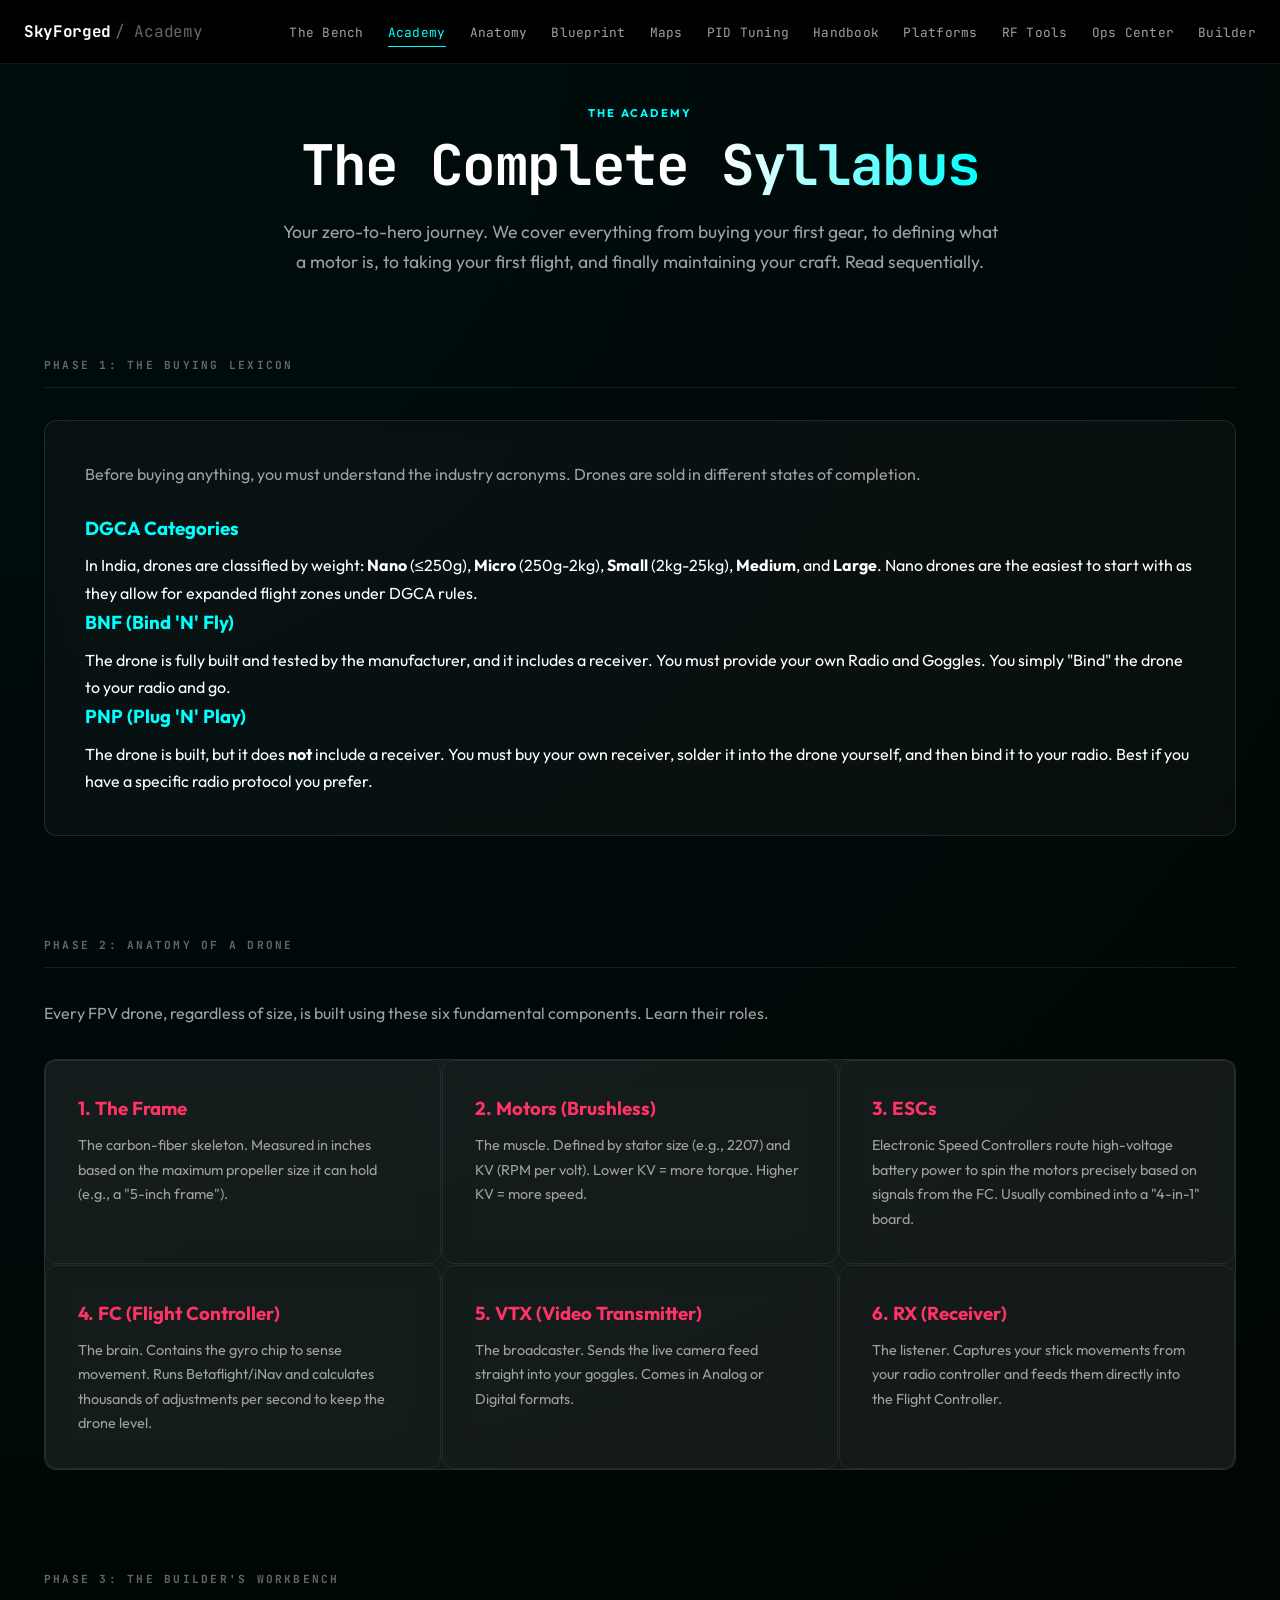
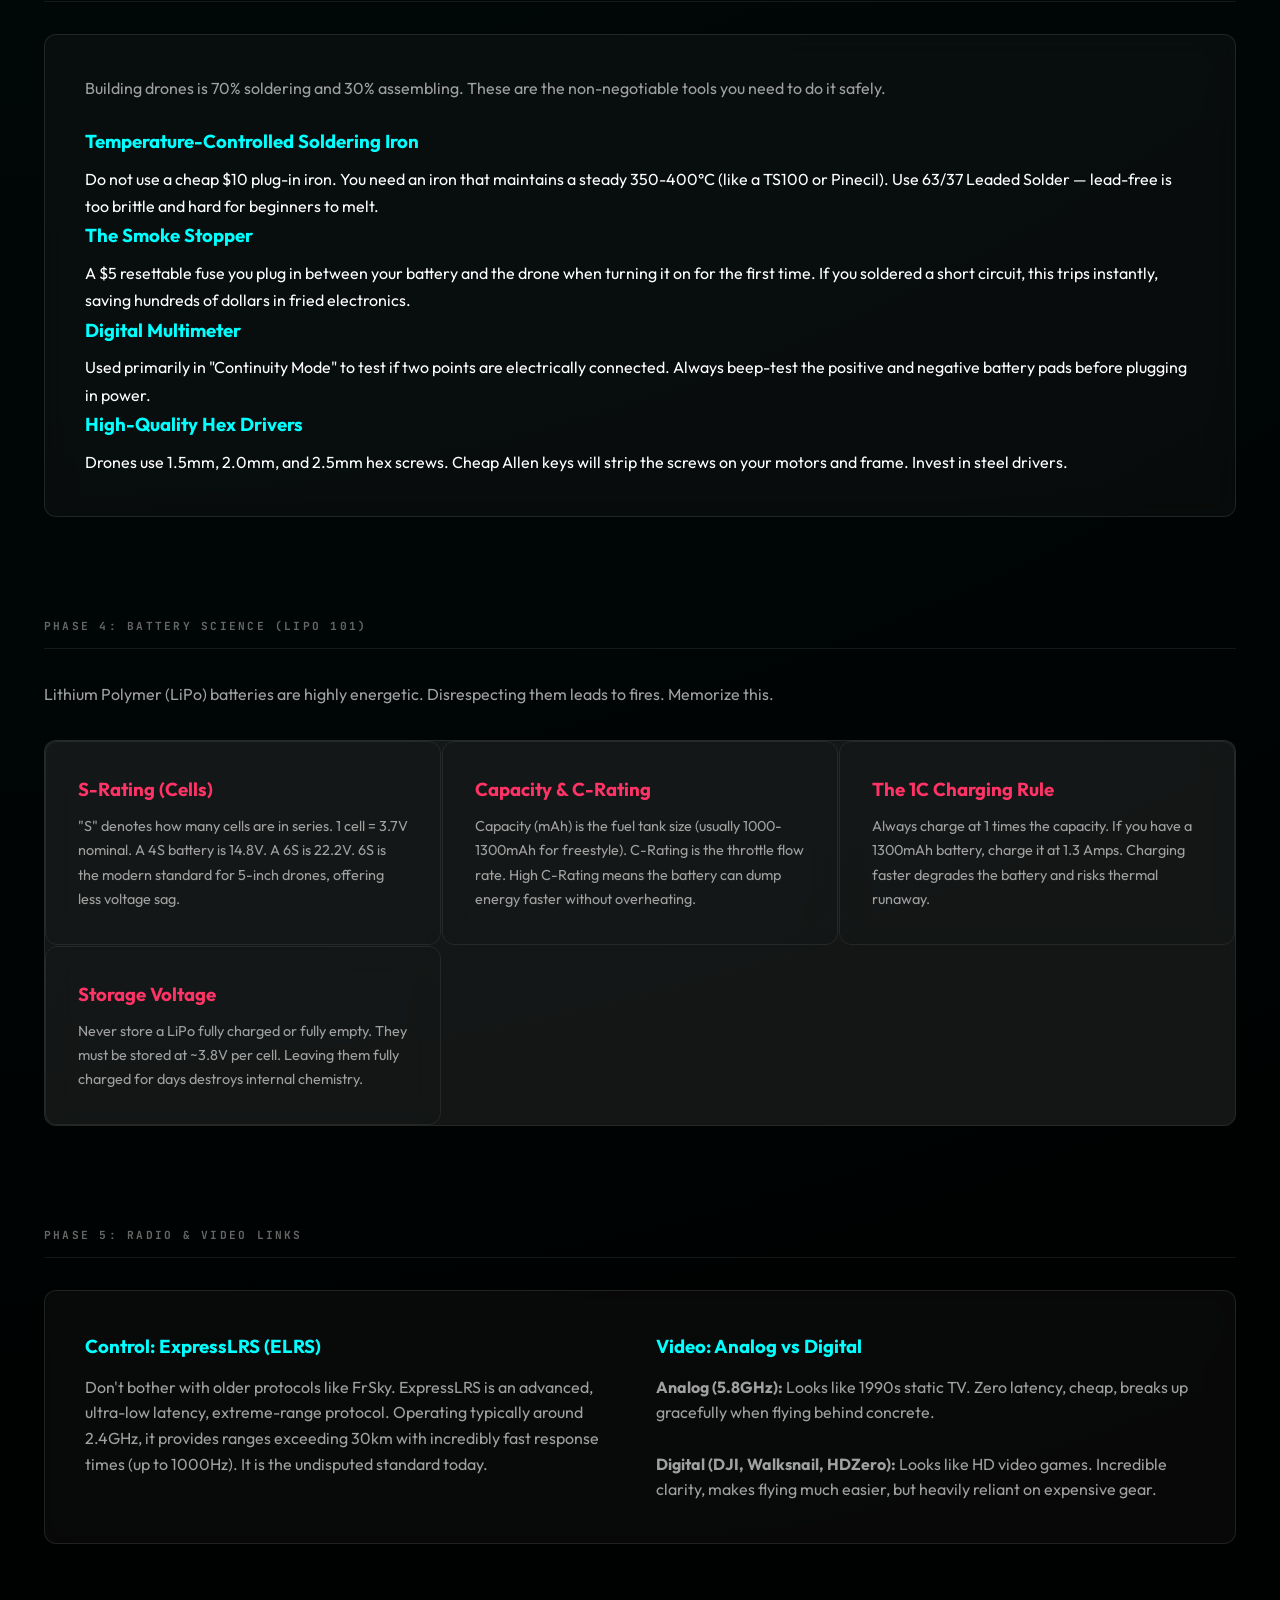
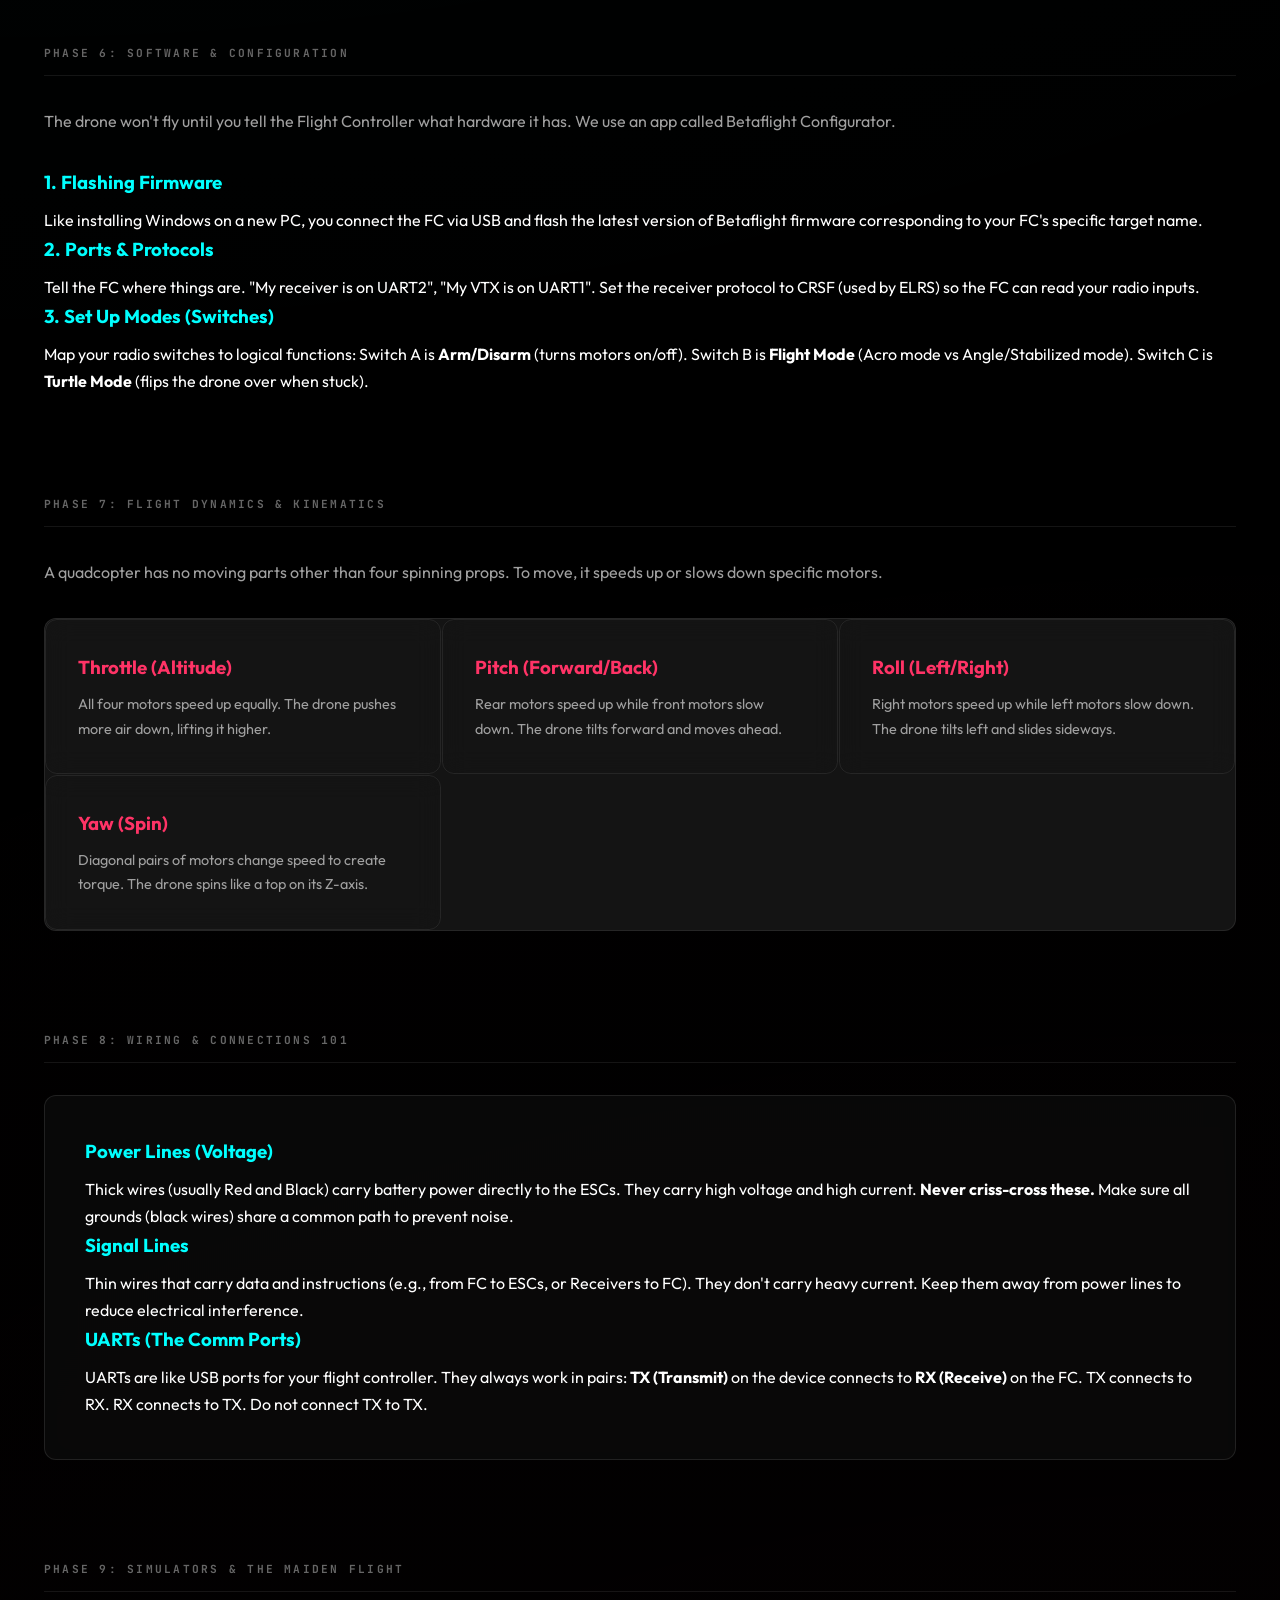
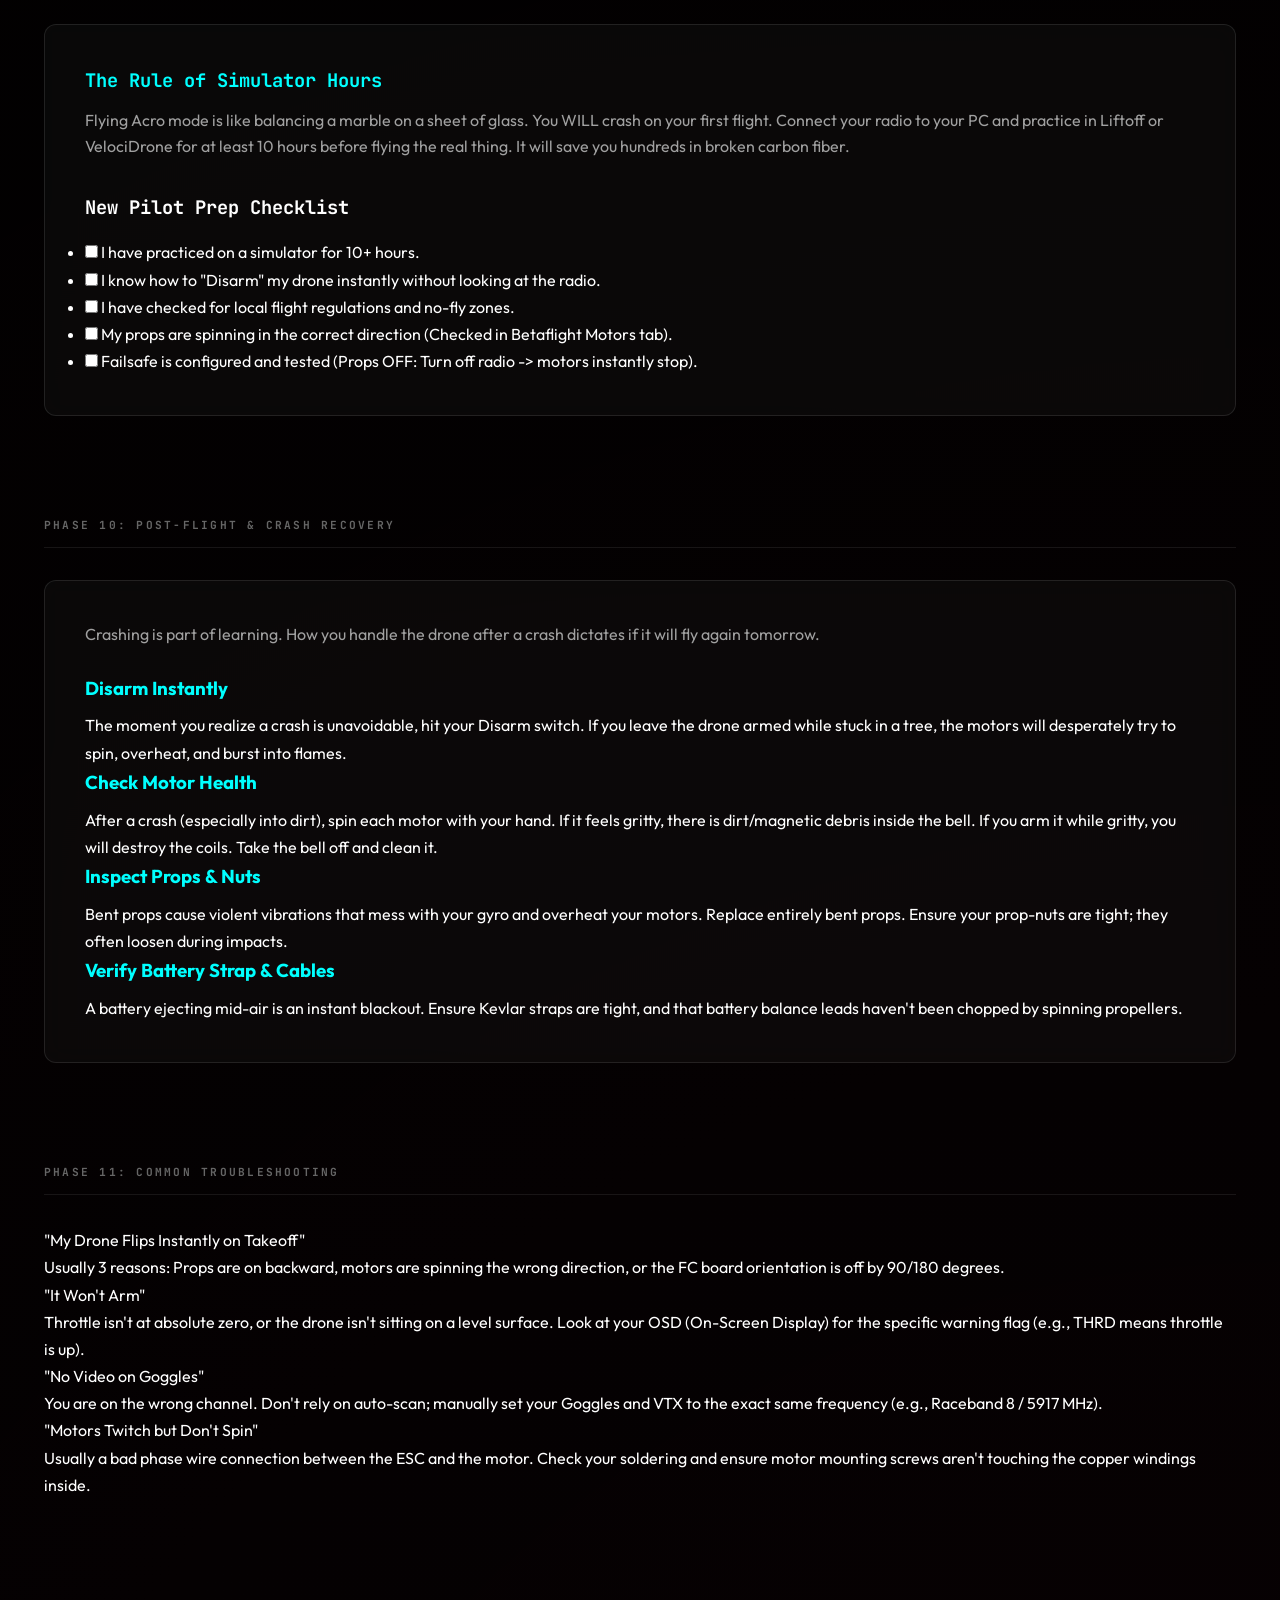
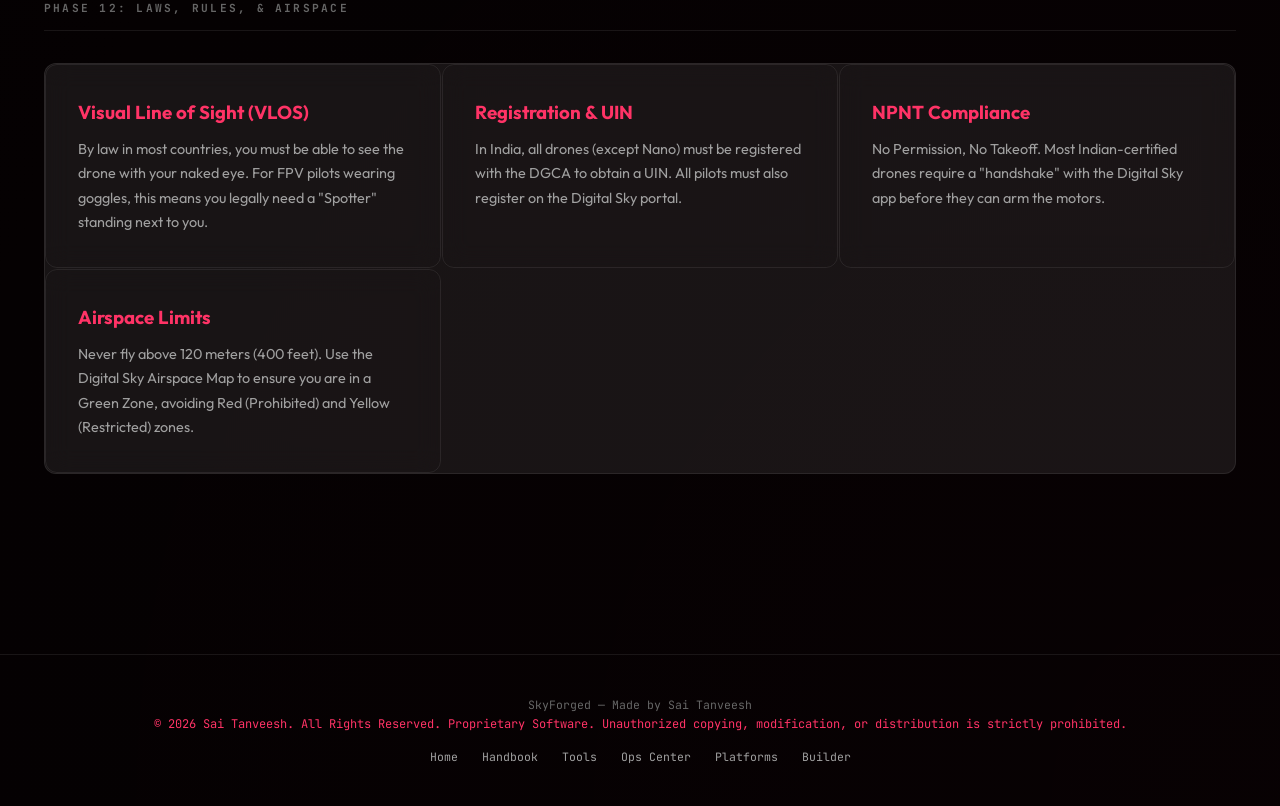
<file: academy.html>
<!DOCTYPE html>
<html lang="en">
<head>
  <meta charset="UTF-8">
  <meta name="viewport" content="width=device-width, initial-scale=1.0">
  <title>SkyForged Academy — Complete Drone Syllabus</title>
  <meta name="description" content="The complete end-to-end syllabus for drone building, intelligence, and piloting. Focused on DGCA compliance and Indian flight regulations.">
  <link rel="stylesheet" href="css/style.css">
  <link rel="icon" href="data:image/svg+xml,<svg xmlns='http://www.w3.org/2000/svg' viewBox='0 0 100 100'><text y='.9em' font-size='90'>🎓</text></svg>">
</head>
<body>

  <!-- Navigation -->
  <nav class="nav" id="nav">
    <div class="nav-inner">
      <a href="index.html" class="nav-brand">SkyForged <span style="color:var(--text-muted);font-weight:400">/ Academy</span></a>
      <ul class="nav-links" id="navLinks">
        <li><a href="index.html">The Bench</a></li>
        <li><a href="academy.html" class="active">Academy</a></li>
        <li><a href="anatomy.html">Anatomy</a></li>
        <li><a href="blueprint.html">Blueprint</a></li>
        <li><a href="maps.html">Maps</a></li>
        <li><a href="pid.html">PID Tuning</a></li>
        <li><a href="handbook.html">Handbook</a></li>
        <li><a href="platforms.html">Platforms</a></li>
        <li><a href="tools.html">RF Tools</a></li>
        <li><a href="ops.html">Ops Center</a></li>
        <li><a href="builder.html">Builder</a></li>
      </ul>
      <button class="nav-toggle" id="navToggle" aria-label="Toggle navigation">☰</button>
    </div>
  </nav>

  <div class="page-body">
    <div class="container">
      <div style="text-align:center;margin-bottom:80px;">
        <div class="brand-powered" style="color:var(--accent);font-size:0.7rem;font-weight:700;letter-spacing:0.2em;margin-bottom:12px;text-transform:uppercase;">THE ACADEMY</div>
        <h1 class="hero-title" style="font-size:clamp(2rem,5vw,3.5rem);">The Complete <span class="text-gradient">Syllabus</span></h1>
        <p style="color:var(--text-dim);font-size:1.1rem;max-width:720px;margin:0 auto;">Your zero-to-hero journey. We cover everything from buying your first gear, to defining what a motor is, to taking your first flight, and finally maintaining your craft. Read sequentially.</p>
      </div>

      <!-- Phase 1: The Shopping Lexicon -->
      <section style="margin-bottom:100px;">
        <h2 class="section-title">Phase 1: The Buying Lexicon</h2>
        <div class="glass" style="padding:40px;border-radius:var(--radius-lg);">
          <p style="margin-bottom:24px;color:var(--text-dim);">Before buying anything, you must understand the industry acronyms. Drones are sold in different states of completion.</p>
          <div class="roadmap">
            <div class="roadmap-step">
              <div class="roadmap-content">
                <h3 style="color:var(--accent);margin-bottom:8px;">DGCA Categories</h3>
                <p>In India, drones are classified by weight: <strong>Nano</strong> (≤250g), <strong>Micro</strong> (250g-2kg), <strong>Small</strong> (2kg-25kg), <strong>Medium</strong>, and <strong>Large</strong>. Nano drones are the easiest to start with as they allow for expanded flight zones under DGCA rules.</p>
              </div>
            </div>
            <div class="roadmap-step">
              <div class="roadmap-content">
                <h3 style="color:var(--accent);margin-bottom:8px;">BNF (Bind 'N' Fly)</h3>
                <p>The drone is fully built and tested by the manufacturer, and it includes a receiver. You must provide your own Radio and Goggles. You simply "Bind" the drone to your radio and go.</p>
              </div>
            </div>
            <div class="roadmap-step">
              <div class="roadmap-content">
                <h3 style="color:var(--accent);margin-bottom:8px;">PNP (Plug 'N' Play)</h3>
                <p>The drone is built, but it does <strong>not</strong> include a receiver. You must buy your own receiver, solder it into the drone yourself, and then bind it to your radio. Best if you have a specific radio protocol you prefer.</p>
              </div>
            </div>
          </div>
        </div>
      </section>

      <!-- Phase 2: Anatomy -->
      <section style="margin-bottom:100px;">
        <h2 class="section-title">Phase 2: Anatomy of a Drone</h2>
        <p style="color:var(--text-dim);margin-bottom:32px;">Every FPV drone, regardless of size, is built using these six fundamental components. Learn their roles.</p>
        <div class="cards-grid">
          <div class="card" style="background:transparent;border:1px solid var(--border);">
            <h3 style="color:var(--accent-alt);margin-bottom:8px;">1. The Frame</h3>
            <p style="font-size:0.9rem;color:var(--text-dim);">The carbon-fiber skeleton. Measured in inches based on the maximum propeller size it can hold (e.g., a "5-inch frame").</p>
          </div>
          <div class="card" style="background:transparent;border:1px solid var(--border);">
            <h3 style="color:var(--accent-alt);margin-bottom:8px;">2. Motors (Brushless)</h3>
            <p style="font-size:0.9rem;color:var(--text-dim);">The muscle. Defined by stator size (e.g., 2207) and KV (RPM per volt). Lower KV = more torque. Higher KV = more speed.</p>
          </div>
          <div class="card" style="background:transparent;border:1px solid var(--border);">
            <h3 style="color:var(--accent-alt);margin-bottom:8px;">3. ESCs</h3>
            <p style="font-size:0.9rem;color:var(--text-dim);">Electronic Speed Controllers route high-voltage battery power to spin the motors precisely based on signals from the FC. Usually combined into a "4-in-1" board.</p>
          </div>
          <div class="card" style="background:transparent;border:1px solid var(--border);">
            <h3 style="color:var(--accent-alt);margin-bottom:8px;">4. FC (Flight Controller)</h3>
            <p style="font-size:0.9rem;color:var(--text-dim);">The brain. Contains the gyro chip to sense movement. Runs Betaflight/iNav and calculates thousands of adjustments per second to keep the drone level.</p>
          </div>
          <div class="card" style="background:transparent;border:1px solid var(--border);">
            <h3 style="color:var(--accent-alt);margin-bottom:8px;">5. VTX (Video Transmitter)</h3>
            <p style="font-size:0.9rem;color:var(--text-dim);">The broadcaster. Sends the live camera feed straight into your goggles. Comes in Analog or Digital formats.</p>
          </div>
          <div class="card" style="background:transparent;border:1px solid var(--border);">
            <h3 style="color:var(--accent-alt);margin-bottom:8px;">6. RX (Receiver)</h3>
            <p style="font-size:0.9rem;color:var(--text-dim);">The listener. Captures your stick movements from your radio controller and feeds them directly into the Flight Controller.</p>
          </div>
        </div>
      </section>

      <!-- Phase 3: Workbench -->
      <section style="margin-bottom:100px;">
        <h2 class="section-title">Phase 3: The Builder's Workbench</h2>
        <div class="glass" style="padding:40px;border-radius:var(--radius-lg);">
          <p style="margin-bottom:24px;color:var(--text-dim);">Building drones is 70% soldering and 30% assembling. These are the non-negotiable tools you need to do it safely.</p>
          <div class="roadmap">
            <div class="roadmap-step">
              <div class="roadmap-content">
                <h3 style="color:var(--accent);margin-bottom:8px;">Temperature-Controlled Soldering Iron</h3>
                <p>Do not use a cheap $10 plug-in iron. You need an iron that maintains a steady 350-400°C (like a TS100 or Pinecil). Use 63/37 Leaded Solder — lead-free is too brittle and hard for beginners to melt.</p>
              </div>
            </div>
            <div class="roadmap-step">
              <div class="roadmap-content">
                <h3 style="color:var(--accent);margin-bottom:8px;">The Smoke Stopper</h3>
                <p>A $5 resettable fuse you plug in between your battery and the drone when turning it on for the first time. If you soldered a short circuit, this trips instantly, saving hundreds of dollars in fried electronics.</p>
              </div>
            </div>
            <div class="roadmap-step">
              <div class="roadmap-content">
                <h3 style="color:var(--accent);margin-bottom:8px;">Digital Multimeter</h3>
                <p>Used primarily in "Continuity Mode" to test if two points are electrically connected. Always beep-test the positive and negative battery pads before plugging in power.</p>
              </div>
            </div>
            <div class="roadmap-step">
              <div class="roadmap-content">
                <h3 style="color:var(--accent);margin-bottom:8px;">High-Quality Hex Drivers</h3>
                <p>Drones use 1.5mm, 2.0mm, and 2.5mm hex screws. Cheap Allen keys will strip the screws on your motors and frame. Invest in steel drivers.</p>
              </div>
            </div>
          </div>
        </div>
      </section>

      <!-- Phase 4: Battery Science -->
      <section style="margin-bottom:100px;">
        <h2 class="section-title">Phase 4: Battery Science (LiPo 101)</h2>
        <p style="color:var(--text-dim);margin-bottom:32px;">Lithium Polymer (LiPo) batteries are highly energetic. Disrespecting them leads to fires. Memorize this.</p>
        <div class="cards-grid">
          <div class="card" style="background:transparent;border:1px solid var(--border);">
            <h3 style="color:var(--accent-alt);margin-bottom:8px;">S-Rating (Cells)</h3>
            <p style="font-size:0.9rem;color:var(--text-dim);">"S" denotes how many cells are in series. 1 cell = 3.7V nominal. A 4S battery is 14.8V. A 6S is 22.2V. 6S is the modern standard for 5-inch drones, offering less voltage sag.</p>
          </div>
          <div class="card" style="background:transparent;border:1px solid var(--border);">
            <h3 style="color:var(--accent-alt);margin-bottom:8px;">Capacity & C-Rating</h3>
            <p style="font-size:0.9rem;color:var(--text-dim);">Capacity (mAh) is the fuel tank size (usually 1000-1300mAh for freestyle). C-Rating is the throttle flow rate. High C-Rating means the battery can dump energy faster without overheating.</p>
          </div>
          <div class="card" style="background:transparent;border:1px solid var(--border);">
            <h3 style="color:var(--accent-alt);margin-bottom:8px;">The 1C Charging Rule</h3>
            <p style="font-size:0.9rem;color:var(--text-dim);">Always charge at 1 times the capacity. If you have a 1300mAh battery, charge it at 1.3 Amps. Charging faster degrades the battery and risks thermal runaway.</p>
          </div>
          <div class="card" style="background:transparent;border:1px solid var(--border);">
            <h3 style="color:var(--accent-alt);margin-bottom:8px;">Storage Voltage</h3>
            <p style="font-size:0.9rem;color:var(--text-dim);">Never store a LiPo fully charged or fully empty. They must be stored at ~3.8V per cell. Leaving them fully charged for days destroys internal chemistry.</p>
          </div>
        </div>
      </section>

      <!-- Phase 5: Comms -->
      <section style="margin-bottom:100px;">
        <h2 class="section-title">Phase 5: Radio & Video Links</h2>
        <div class="glass" style="padding:40px;border-radius:var(--radius-lg);">
          <div style="display:grid;grid-template-columns:repeat(auto-fit, minmax(300px, 1fr));gap:32px;">
            <div>
              <h3 style="color:var(--accent);margin-bottom:12px;">Control: ExpressLRS (ELRS)</h3>
              <p style="color:var(--text-dim);line-height:1.6;">Don't bother with older protocols like FrSky. ExpressLRS is an advanced, ultra-low latency, extreme-range protocol. Operating typically around 2.4GHz, it provides ranges exceeding 30km with incredibly fast response times (up to 1000Hz). It is the undisputed standard today.</p>
            </div>
            <div>
              <h3 style="color:var(--accent);margin-bottom:12px;">Video: Analog vs Digital</h3>
              <p style="color:var(--text-dim);line-height:1.6;"><strong>Analog (5.8GHz):</strong> Looks like 1990s static TV. Zero latency, cheap, breaks up gracefully when flying behind concrete.<br><br><strong>Digital (DJI, Walksnail, HDZero):</strong> Looks like HD video games. Incredible clarity, makes flying much easier, but heavily reliant on expensive gear.</p>
            </div>
          </div>
        </div>
      </section>

      <!-- Phase 6: Software -->
      <section style="margin-bottom:100px;">
        <h2 class="section-title">Phase 6: Software & Configuration</h2>
        <p style="color:var(--text-dim);margin-bottom:32px;">The drone won't fly until you tell the Flight Controller what hardware it has. We use an app called Betaflight Configurator.</p>
        <div class="roadmap">
          <div class="roadmap-step">
            <div class="roadmap-content">
              <h3 style="color:var(--accent);margin-bottom:8px;">1. Flashing Firmware</h3>
              <p>Like installing Windows on a new PC, you connect the FC via USB and flash the latest version of Betaflight firmware corresponding to your FC's specific target name.</p>
            </div>
          </div>
          <div class="roadmap-step">
            <div class="roadmap-content">
              <h3 style="color:var(--accent);margin-bottom:8px;">2. Ports & Protocols</h3>
              <p>Tell the FC where things are. "My receiver is on UART2", "My VTX is on UART1". Set the receiver protocol to CRSF (used by ELRS) so the FC can read your radio inputs.</p>
            </div>
          </div>
          <div class="roadmap-step">
            <div class="roadmap-content">
              <h3 style="color:var(--accent);margin-bottom:8px;">3. Set Up Modes (Switches)</h3>
              <p>Map your radio switches to logical functions: Switch A is <strong>Arm/Disarm</strong> (turns motors on/off). Switch B is <strong>Flight Mode</strong> (Acro mode vs Angle/Stabilized mode). Switch C is <strong>Turtle Mode</strong> (flips the drone over when stuck).</p>
            </div>
          </div>
        </div>
      </section>

      <!-- Phase 7: Kinematics -->
      <section style="margin-bottom:100px;">
        <h2 class="section-title">Phase 7: Flight Dynamics & Kinematics</h2>
        <p style="color:var(--text-dim);margin-bottom:32px;">A quadcopter has no moving parts other than four spinning props. To move, it speeds up or slows down specific motors.</p>
        <div class="cards-grid">
          <div class="card" style="background:transparent;border:1px solid var(--border);">
            <h3 style="color:var(--accent-alt);margin-bottom:8px;">Throttle (Altitude)</h3>
            <p style="font-size:0.9rem;color:var(--text-dim);">All four motors speed up equally. The drone pushes more air down, lifting it higher.</p>
          </div>
          <div class="card" style="background:transparent;border:1px solid var(--border);">
            <h3 style="color:var(--accent-alt);margin-bottom:8px;">Pitch (Forward/Back)</h3>
            <p style="font-size:0.9rem;color:var(--text-dim);">Rear motors speed up while front motors slow down. The drone tilts forward and moves ahead.</p>
          </div>
          <div class="card" style="background:transparent;border:1px solid var(--border);">
            <h3 style="color:var(--accent-alt);margin-bottom:8px;">Roll (Left/Right)</h3>
            <p style="font-size:0.9rem;color:var(--text-dim);">Right motors speed up while left motors slow down. The drone tilts left and slides sideways.</p>
          </div>
          <div class="card" style="background:transparent;border:1px solid var(--border);">
            <h3 style="color:var(--accent-alt);margin-bottom:8px;">Yaw (Spin)</h3>
            <p style="font-size:0.9rem;color:var(--text-dim);">Diagonal pairs of motors change speed to create torque. The drone spins like a top on its Z-axis.</p>
          </div>
        </div>
      </section>

      <!-- Phase 8: Wiring -->
      <section style="margin-bottom:100px;">
        <h2 class="section-title">Phase 8: Wiring & Connections 101</h2>
        <div class="glass" style="padding:40px;border-radius:var(--radius-lg);">
          <div class="roadmap">
            <div class="roadmap-step">
              <div class="roadmap-content">
                <h3 style="color:var(--accent);margin-bottom:8px;">Power Lines (Voltage)</h3>
                <p>Thick wires (usually Red and Black) carry battery power directly to the ESCs. They carry high voltage and high current. <strong>Never criss-cross these.</strong> Make sure all grounds (black wires) share a common path to prevent noise.</p>
              </div>
            </div>
            <div class="roadmap-step">
              <div class="roadmap-content">
                <h3 style="color:var(--accent);margin-bottom:8px;">Signal Lines</h3>
                <p>Thin wires that carry data and instructions (e.g., from FC to ESCs, or Receivers to FC). They don't carry heavy current. Keep them away from power lines to reduce electrical interference.</p>
              </div>
            </div>
            <div class="roadmap-step">
              <div class="roadmap-content">
                <h3 style="color:var(--accent);margin-bottom:8px;">UARTs (The Comm Ports)</h3>
                <p>UARTs are like USB ports for your flight controller. They always work in pairs: <strong>TX (Transmit)</strong> on the device connects to <strong>RX (Receive)</strong> on the FC. TX connects to RX. RX connects to TX. Do not connect TX to TX.</p>
              </div>
            </div>
          </div>
        </div>
      </section>

      <!-- Phase 9: Sim & Maiden -->
      <section style="margin-bottom:100px;">
        <h2 class="section-title">Phase 9: Simulators & The Maiden Flight</h2>
        <div class="glass" style="padding:40px;border-radius:var(--radius-lg);">
          <div style="margin-bottom:32px;">
            <h3 style="font-family:var(--font-mono);margin-bottom:12px;color:var(--accent);">The Rule of Simulator Hours</h3>
            <p style="color:var(--text-dim);line-height:1.6;">Flying Acro mode is like balancing a marble on a sheet of glass. You WILL crash on your first flight. Connect your radio to your PC and practice in Liftoff or VelociDrone for at least 10 hours before flying the real thing. It will save you hundreds in broken carbon fiber.</p>
          </div>
          
          <h3 style="font-family:var(--font-mono);margin-bottom:16px;">New Pilot Prep Checklist</h3>
          <ul class="checklist-beginner">
            <li class="checklist-item"><input type="checkbox"> <span class="checklist-text">I have practiced on a simulator for 10+ hours.</span></li>
            <li class="checklist-item"><input type="checkbox"> <span class="checklist-text">I know how to "Disarm" my drone instantly without looking at the radio.</span></li>
            <li class="checklist-item"><input type="checkbox"> <span class="checklist-text">I have checked for local flight regulations and no-fly zones.</span></li>
            <li class="checklist-item"><input type="checkbox"> <span class="checklist-text">My props are spinning in the correct direction (Checked in Betaflight Motors tab).</span></li>
            <li class="checklist-item"><input type="checkbox"> <span class="checklist-text">Failsafe is configured and tested (Props OFF: Turn off radio -> motors instantly stop).</span></li>
          </ul>
        </div>
      </section>

      <!-- Phase 10: Maintenance -->
      <section style="margin-bottom:100px;">
        <h2 class="section-title">Phase 10: Post-Flight & Crash Recovery</h2>
        <div class="glass" style="padding:40px;border-radius:var(--radius-lg);">
          <p style="margin-bottom:24px;color:var(--text-dim);">Crashing is part of learning. How you handle the drone after a crash dictates if it will fly again tomorrow.</p>
          <div class="roadmap">
            <div class="roadmap-step">
              <div class="roadmap-content">
                <h3 style="color:var(--accent);margin-bottom:8px;">Disarm Instantly</h3>
                <p>The moment you realize a crash is unavoidable, hit your Disarm switch. If you leave the drone armed while stuck in a tree, the motors will desperately try to spin, overheat, and burst into flames.</p>
              </div>
            </div>
            <div class="roadmap-step">
              <div class="roadmap-content">
                <h3 style="color:var(--accent);margin-bottom:8px;">Check Motor Health</h3>
                <p>After a crash (especially into dirt), spin each motor with your hand. If it feels gritty, there is dirt/magnetic debris inside the bell. If you arm it while gritty, you will destroy the coils. Take the bell off and clean it.</p>
              </div>
            </div>
            <div class="roadmap-step">
              <div class="roadmap-content">
                <h3 style="color:var(--accent);margin-bottom:8px;">Inspect Props & Nuts</h3>
                <p>Bent props cause violent vibrations that mess with your gyro and overheat your motors. Replace entirely bent props. Ensure your prop-nuts are tight; they often loosen during impacts.</p>
              </div>
            </div>
            <div class="roadmap-step">
              <div class="roadmap-content">
                <h3 style="color:var(--accent);margin-bottom:8px;">Verify Battery Strap & Cables</h3>
                <p>A battery ejecting mid-air is an instant blackout. Ensure Kevlar straps are tight, and that battery balance leads haven't been chopped by spinning propellers.</p>
              </div>
            </div>
          </div>
        </div>
      </section>

      <!-- Phase 11: Troubleshooting -->
      <section style="margin-bottom:100px;">
        <h2 class="section-title">Phase 11: Common Troubleshooting</h2>
        <div class="glossary-grid">
          <div class="glossary-card">
            <div class="glossary-term">"My Drone Flips Instantly on Takeoff"</div>
            <div class="glossary-definition">Usually 3 reasons: Props are on backward, motors are spinning the wrong direction, or the FC board orientation is off by 90/180 degrees.</div>
          </div>
          <div class="glossary-card">
            <div class="glossary-term">"It Won't Arm"</div>
            <div class="glossary-definition">Throttle isn't at absolute zero, or the drone isn't sitting on a level surface. Look at your OSD (On-Screen Display) for the specific warning flag (e.g., THRD means throttle is up).</div>
          </div>
          <div class="glossary-card">
            <div class="glossary-term">"No Video on Goggles"</div>
            <div class="glossary-definition">You are on the wrong channel. Don't rely on auto-scan; manually set your Goggles and VTX to the exact same frequency (e.g., Raceband 8 / 5917 MHz).</div>
          </div>
          <div class="glossary-card">
            <div class="glossary-term">"Motors Twitch but Don't Spin"</div>
            <div class="glossary-definition">Usually a bad phase wire connection between the ESC and the motor. Check your soldering and ensure motor mounting screws aren't touching the copper windings inside.</div>
          </div>
        </div>
      </section>

      <!-- Phase 12: Laws & Airspace -->
      <section style="margin-bottom:100px;">
        <h2 class="section-title">Phase 12: Laws, Rules, & Airspace</h2>
        <div class="cards-grid">
          <div class="card" style="background:transparent;border:1px solid var(--border);">
            <h3 style="color:var(--accent-alt);margin-bottom:8px;">Visual Line of Sight (VLOS)</h3>
            <p style="font-size:0.9rem;color:var(--text-dim);">By law in most countries, you must be able to see the drone with your naked eye. For FPV pilots wearing goggles, this means you legally need a "Spotter" standing next to you.</p>
          </div>
          <div class="card" style="background:transparent;border:1px solid var(--border);">
            <h3 style="color:var(--accent-alt);margin-bottom:8px;">Registration & UIN</h3>
            <p style="font-size:0.9rem;color:var(--text-dim);">In India, all drones (except Nano) must be registered with the DGCA to obtain a UIN. All pilots must also register on the Digital Sky portal.</p>
          </div>
          <div class="card" style="background:transparent;border:1px solid var(--border);">
            <h3 style="color:var(--accent-alt);margin-bottom:8px;">NPNT Compliance</h3>
            <p style="font-size:0.9rem;color:var(--text-dim);">No Permission, No Takeoff. Most Indian-certified drones require a "handshake" with the Digital Sky app before they can arm the motors.</p>
          </div>
          <div class="card" style="background:transparent;border:1px solid var(--border);">
            <h3 style="color:var(--accent-alt);margin-bottom:8px;">Airspace Limits</h3>
            <p style="font-size:0.9rem;color:var(--text-dim);">Never fly above 120 meters (400 feet). Use the Digital Sky Airspace Map to ensure you are in a Green Zone, avoiding Red (Prohibited) and Yellow (Restricted) zones.</p>
          </div>
        </div>
      </section>

    </div>
  </div>

  <!-- Footer -->
  <footer class="footer">
    <p class="footer-text">SkyForged — Made by Sai Tanveesh<br><span style="font-size:0.75rem;color:var(--accent-alt);">&copy; 2026 Sai Tanveesh. All Rights Reserved. Proprietary Software. Unauthorized copying, modification, or distribution is strictly prohibited.</span></p>
    <div class="footer-links">
      <a href="index.html">Home</a>
      <a href="handbook.html">Handbook</a>
      <a href="tools.html">Tools</a>
      <a href="ops.html">Ops Center</a>
      <a href="platforms.html">Platforms</a>
      <a href="builder.html">Builder</a>
    </div>
  </footer>

  <script src="js/main.js"></script>
</body>
</html>
</file>
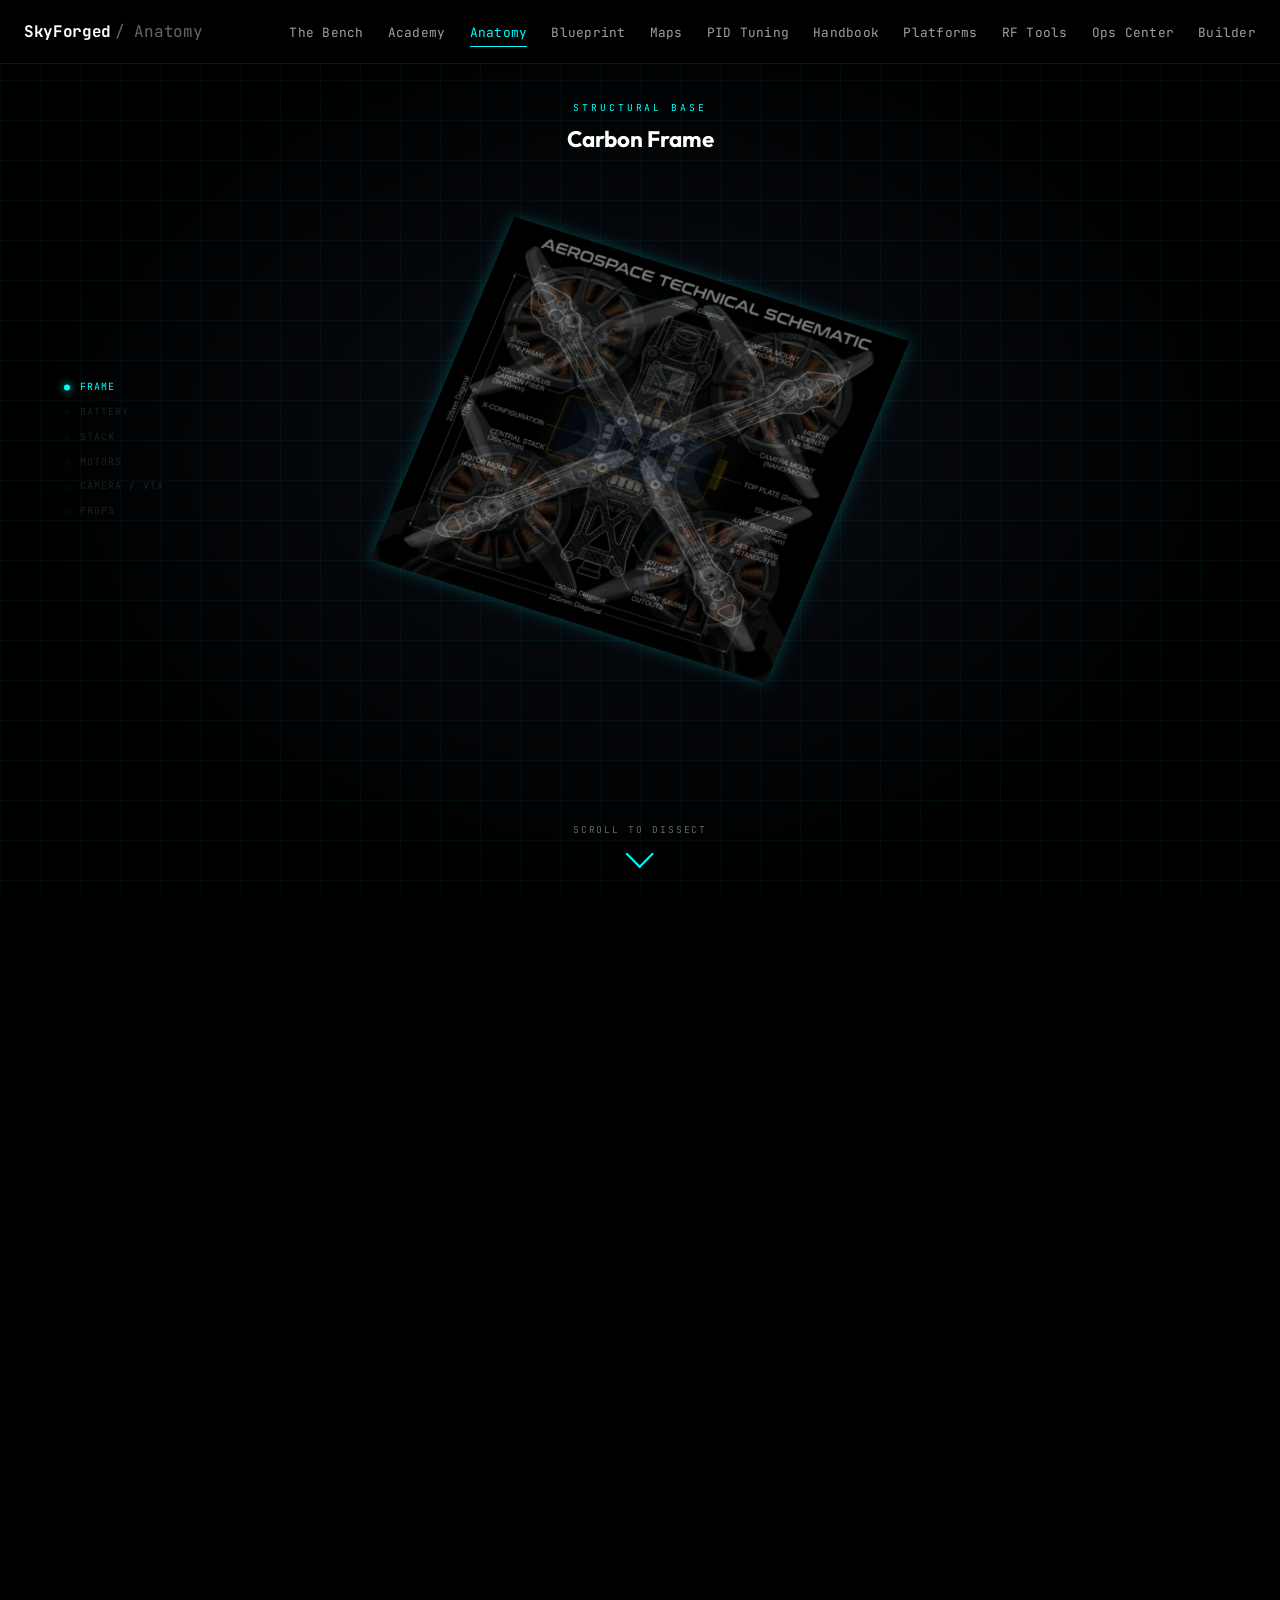
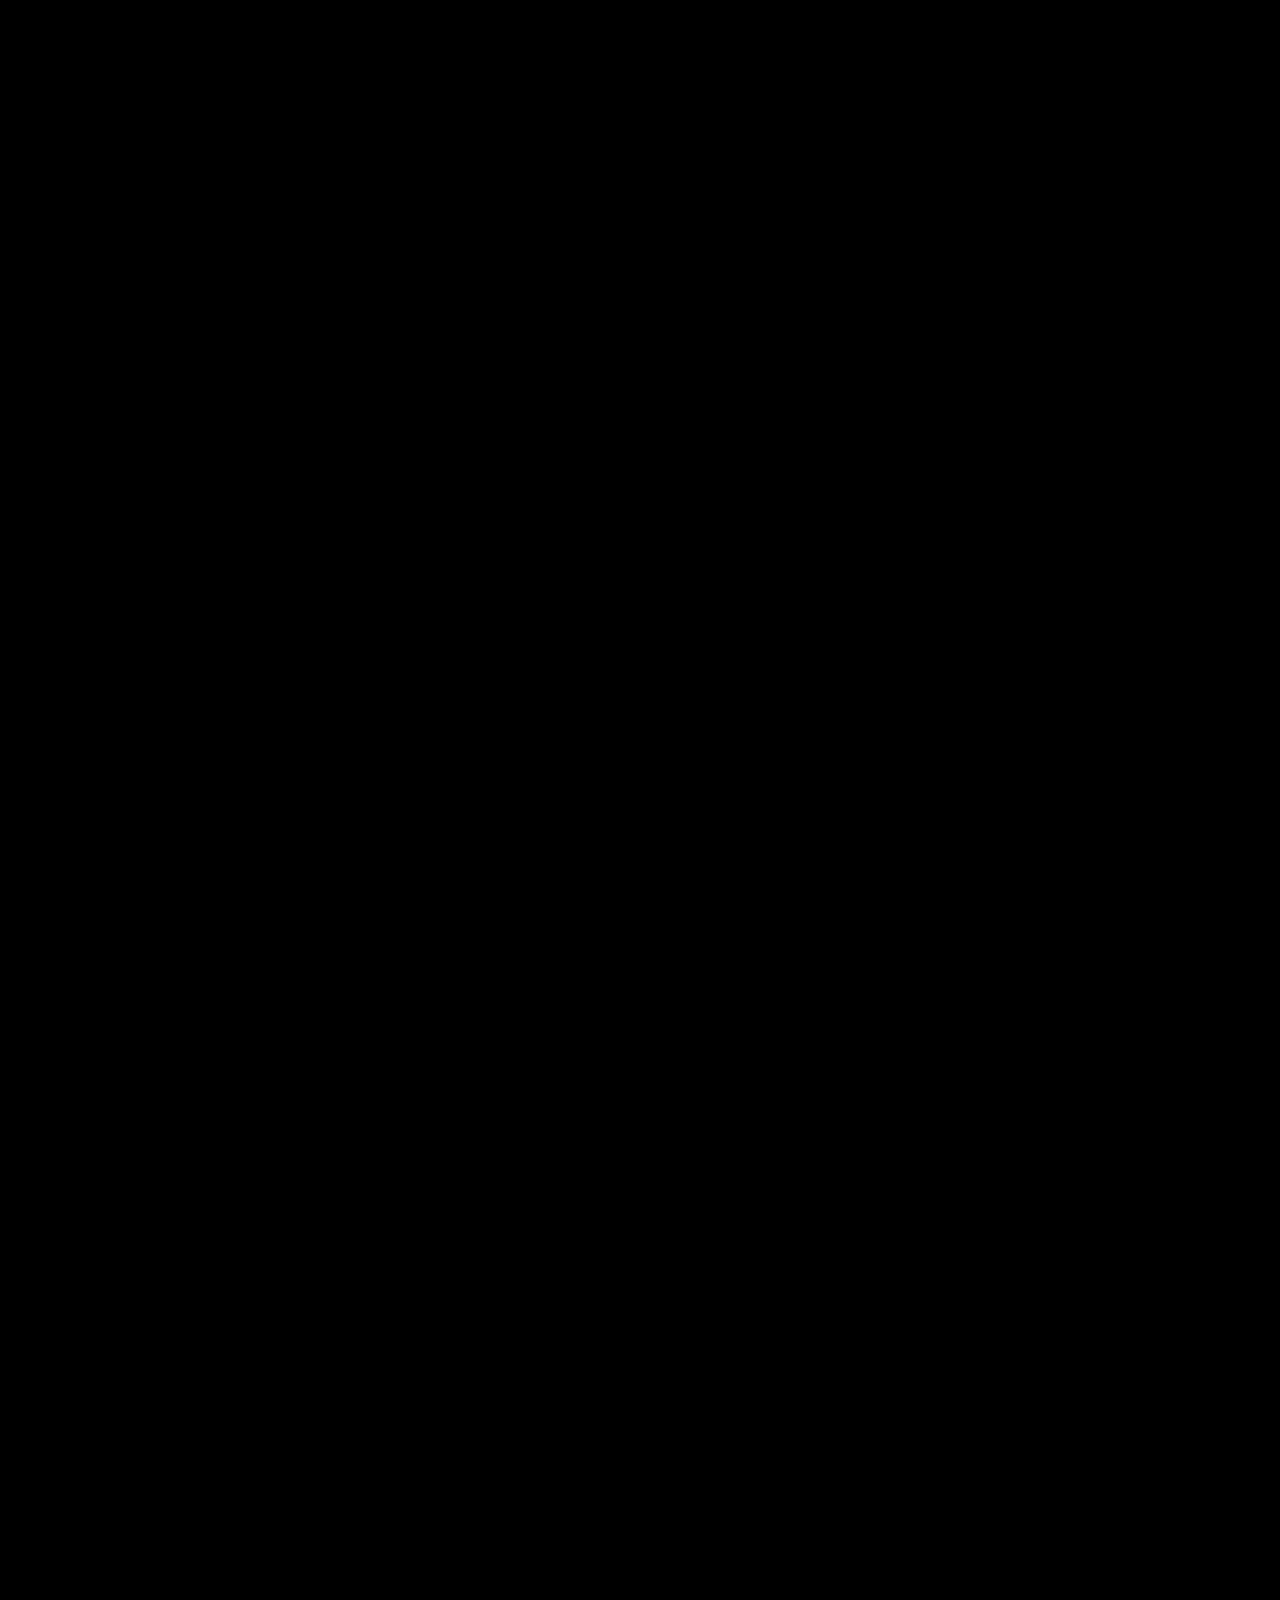
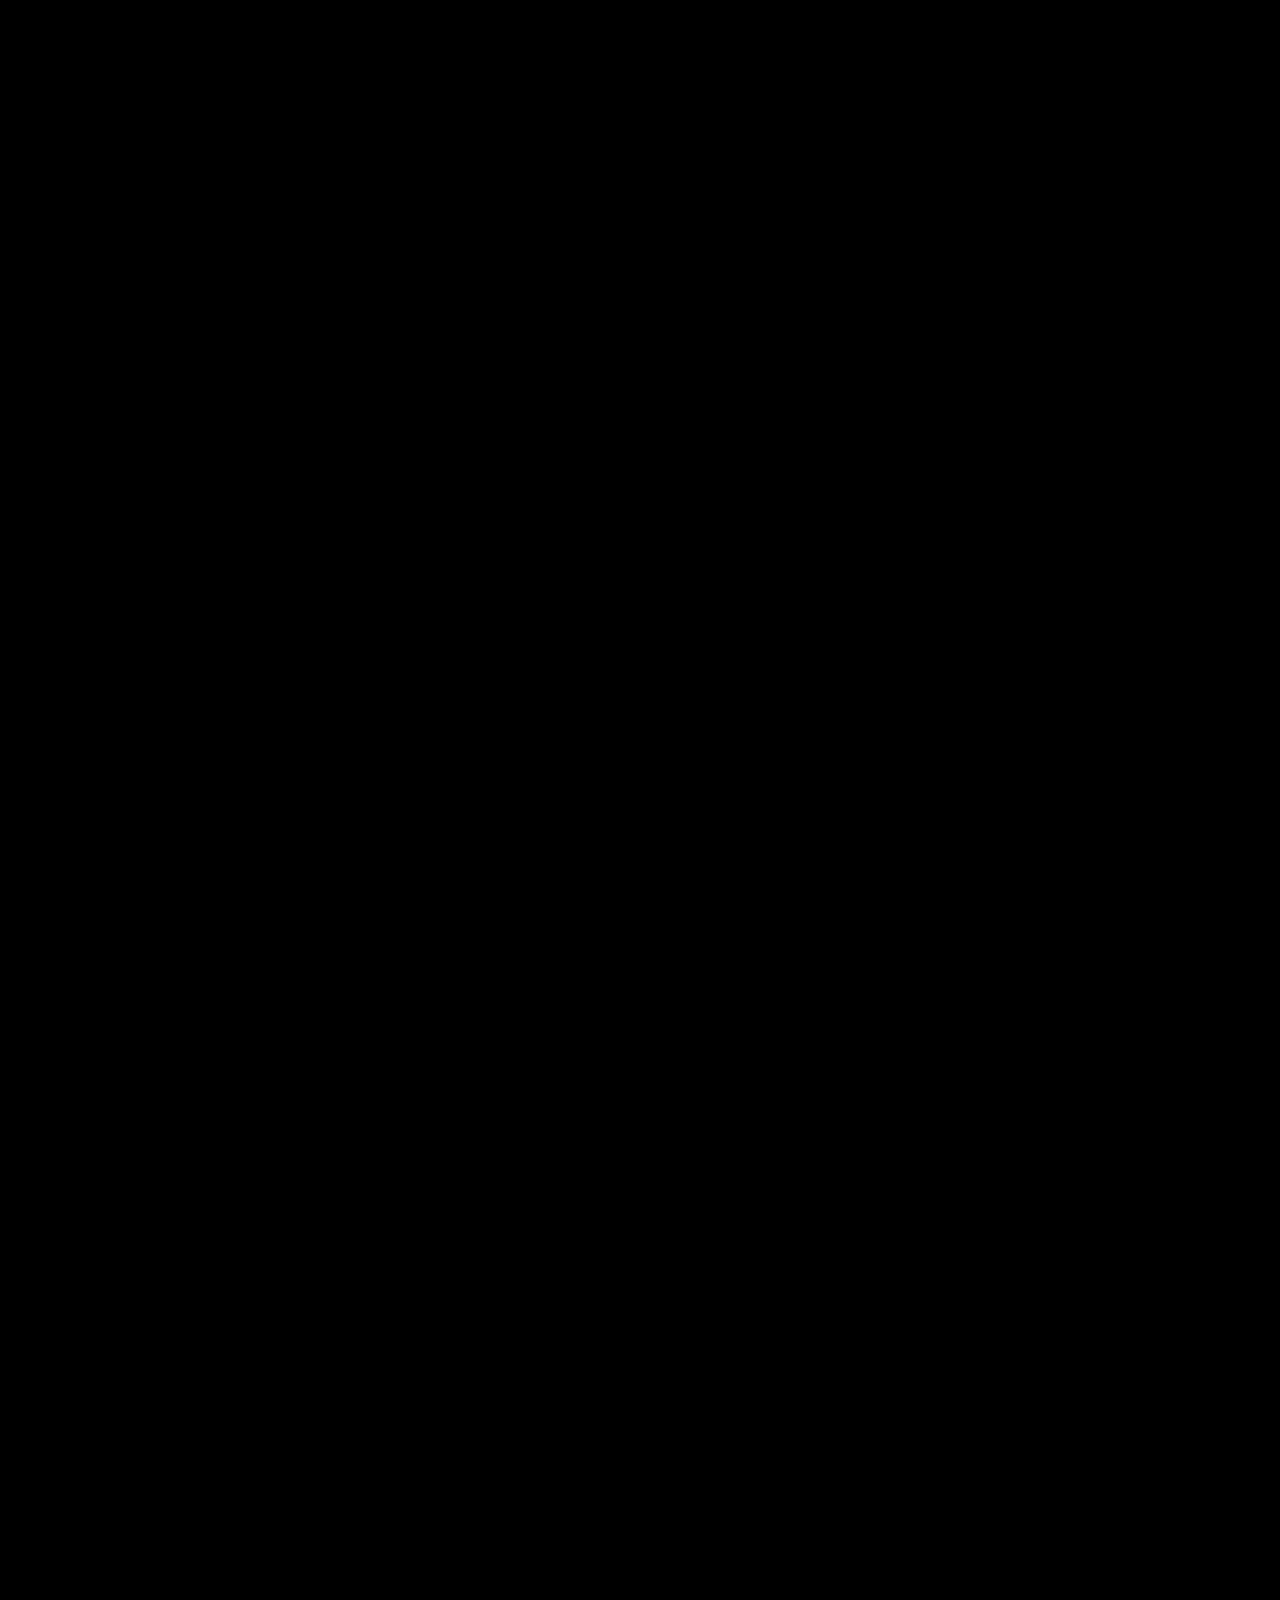
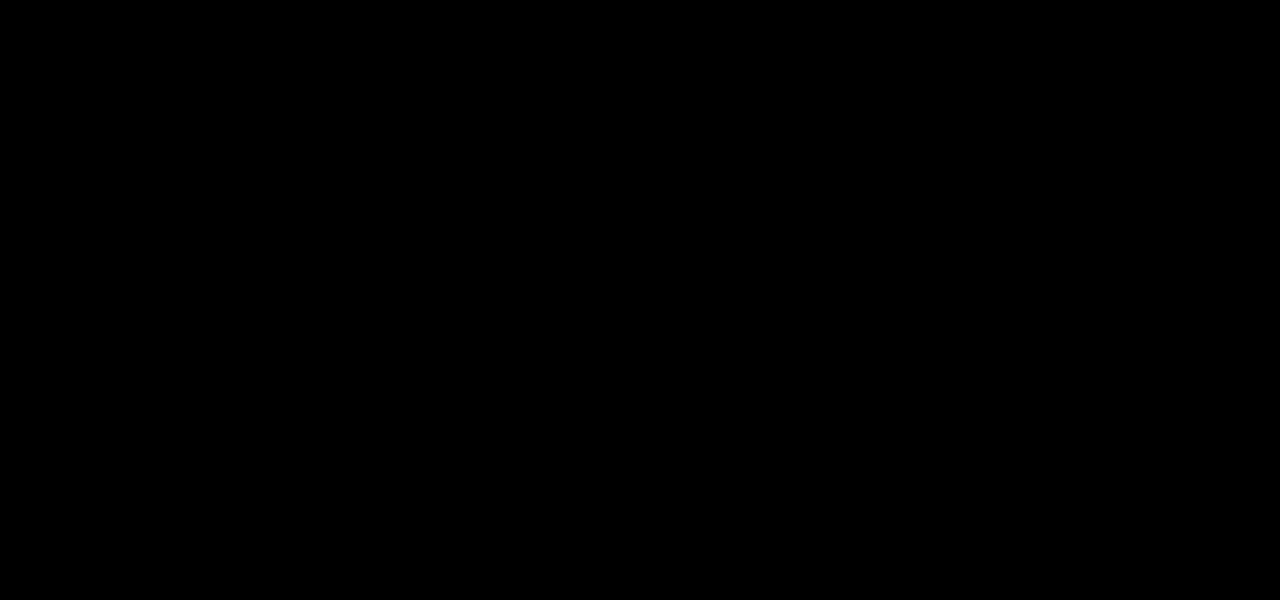
<file: anatomy.html>
<!DOCTYPE html>
<html lang="en">
<head>
  <meta charset="UTF-8">
  <meta name="viewport" content="width=device-width, initial-scale=1.0">
  <title>SkyForged / Anatomy of FPV — Interactive Breakdown</title>
  <meta name="description" content="Exploded-view interactive breakdown of a real FPV drone. Scroll to dissect every component. Made by Sai Tanveesh.">
  <link rel="stylesheet" href="css/style.css">
  <link rel="icon" href="data:image/svg+xml,<svg xmlns='http://www.w3.org/2000/svg' viewBox='0 0 100 100'><text y='.9em' font-size='90'>🛸</text></svg>">
  <style>
    body { background: #000; overflow-x: hidden; }

    /* ─── Scrollytelling Layout ─── */
    .anatomy-wrapper {
      position: relative;
      height: 600vh;
    }
    .sticky-scene {
      position: sticky;
      top: 0;
      height: 100vh;
      display: flex;
      align-items: center;
      justify-content: center;
      overflow: hidden;
      background: radial-gradient(ellipse at center, #080d14 0%, #000 70%);
    }

    /* ─── Holographic Grid ─── */
    .holo-grid {
      position: absolute;
      inset: 0;
      background-image:
        linear-gradient(rgba(0,255,255,0.04) 1px, transparent 1px),
        linear-gradient(90deg, rgba(0,255,255,0.04) 1px, transparent 1px);
      background-size: 40px 40px;
      pointer-events: none;
    }

    /* ─── Drone Stack ─── */
    .drone-stage {
      position: relative;
      width: 420px;
      height: 420px;
      transform-style: preserve-3d;
      perspective: 1400px;
    }
    .layer {
      position: absolute;
      inset: 0;
      display: flex;
      align-items: center;
      justify-content: center;
      transition: transform 0.08s linear, opacity 0.3s ease;
      cursor: pointer;
      transform-style: preserve-3d;
    }
    .layer img {
      width: 100%;
      height: 100%;
      object-fit: contain;
      filter: drop-shadow(0 0 8px rgba(0,255,255,0.15));
      transition: filter 0.3s ease;
      pointer-events: none;
      user-select: none;
      -webkit-user-drag: none;
    }
    .layer:hover img {
      filter: drop-shadow(0 0 24px rgba(0,255,255,0.6));
    }
    .layer.flashed img {
      filter: drop-shadow(0 0 40px rgba(255,255,255,0.9)) brightness(1.5);
    }

    /* ─── Battery SVG layer ─── */
    .battery-svg {
      width: 180px;
      height: 100px;
      filter: drop-shadow(0 0 8px rgba(255,200,0,0.3));
      transition: filter 0.3s ease;
    }
    .layer:hover .battery-svg {
      filter: drop-shadow(0 0 24px rgba(255,200,0,0.7));
    }

    /* ─── HUD Labels ─── */
    .hud-label {
      position: absolute;
      font-family: var(--font-mono);
      font-size: 0.6rem;
      color: var(--accent);
      letter-spacing: 0.15em;
      text-transform: uppercase;
      padding: 4px 10px;
      background: rgba(0,255,255,0.05);
      border: 1px solid rgba(0,255,255,0.2);
      border-radius: 2px;
      pointer-events: none;
      opacity: 0;
      white-space: nowrap;
      transition: opacity 0.3s ease;
    }
    .layer:hover .hud-label { opacity: 1; }

    /* ─── Info Panel ─── */
    .info-panel {
      position: fixed;
      right: 5%;
      top: 50%;
      transform: translateY(-50%) translateX(30px);
      width: 320px;
      z-index: 200;
      opacity: 0;
      pointer-events: none;
      transition: all 0.4s cubic-bezier(0.23, 1, 0.32, 1);
    }
    .info-panel.visible {
      opacity: 1;
      transform: translateY(-50%) translateX(0);
      pointer-events: auto;
    }
    .info-panel .close-btn {
      position: absolute;
      top: 12px; right: 12px;
      background: none; border: none;
      color: var(--text-muted); font-size: 1.2rem;
      cursor: pointer; line-height: 1;
    }
    .info-panel .close-btn:hover { color: var(--accent); }

    .spec-row {
      display: flex;
      justify-content: space-between;
      align-items: center;
      padding: 8px 0;
      border-bottom: 1px solid rgba(255,255,255,0.06);
      font-size: 0.78rem;
    }
    .spec-row:last-child { border-bottom: none; }
    .spec-key { color: var(--text-muted); }
    .spec-val { color: var(--accent); font-family: var(--font-mono); font-size: 0.72rem; }

    /* ─── Scroll Progress ─── */
    .scroll-hint {
      position: fixed;
      bottom: 36px;
      left: 50%;
      transform: translateX(-50%);
      display: flex;
      flex-direction: column;
      align-items: center;
      gap: 6px;
      z-index: 100;
      transition: opacity 0.5s ease;
    }
    .scroll-hint.hidden { opacity: 0; pointer-events: none; }
    .scroll-text {
      font-family: var(--font-mono);
      font-size: 0.6rem;
      color: var(--text-muted);
      letter-spacing: 0.2em;
      text-transform: uppercase;
    }
    .scroll-arrow {
      width: 20px; height: 20px;
      border-right: 2px solid var(--accent);
      border-bottom: 2px solid var(--accent);
      transform: rotate(45deg);
      animation: bounceDown 1.4s ease infinite;
    }
    @keyframes bounceDown {
      0%,100% { transform: rotate(45deg) translateY(0); }
      50% { transform: rotate(45deg) translateY(6px); }
    }

    /* ─── Part counter ─── */
    .dissection-progress {
      position: fixed;
      left: 5%;
      top: 50%;
      transform: translateY(-50%);
      z-index: 100;
      display: flex;
      flex-direction: column;
      gap: 8px;
    }
    .prog-item {
      display: flex;
      align-items: center;
      gap: 10px;
      opacity: 0.3;
      transition: opacity 0.4s ease;
      cursor: pointer;
    }
    .prog-item.active { opacity: 1; }
    .prog-dot {
      width: 6px; height: 6px;
      border-radius: 50%;
      background: var(--border);
      transition: background 0.3s ease;
    }
    .prog-item.active .prog-dot { background: var(--accent); box-shadow: 0 0 8px var(--accent); }
    .prog-name {
      font-family: var(--font-mono);
      font-size: 0.62rem;
      color: var(--text-muted);
      letter-spacing: 0.1em;
    }
    .prog-item.active .prog-name { color: var(--accent); }

    /* ─── Phase title ─── */
    .phase-title {
      position: fixed;
      top: 100px;
      left: 50%;
      transform: translateX(-50%);
      text-align: center;
      z-index: 100;
      pointer-events: none;
    }
    .phase-label {
      font-family: var(--font-mono);
      font-size: 0.6rem;
      color: var(--accent);
      letter-spacing: 0.3em;
      text-transform: uppercase;
      margin-bottom: 4px;
    }
    .phase-name {
      font-size: 1.4rem;
      font-weight: 700;
      color: var(--text);
      transition: all 0.4s ease;
    }
  </style>
</head>
<body>
  <nav class="nav"><div class="nav-inner">
    <a href="index.html" class="nav-brand">SkyForged <span style="color:var(--text-muted);font-weight:400">/ Anatomy</span></a>
    <ul class="nav-links" id="navLinks">
      <li><a href="index.html">The Bench</a></li>
      <li><a href="academy.html">Academy</a></li>
      <li><a href="anatomy.html" class="active">Anatomy</a></li>
      <li><a href="blueprint.html">Blueprint</a></li>
      <li><a href="maps.html">Maps</a></li>
      <li><a href="pid.html">PID Tuning</a></li>
      <li><a href="handbook.html">Handbook</a></li>
      <li><a href="platforms.html">Platforms</a></li>
      <li><a href="tools.html">RF Tools</a></li>
      <li><a href="ops.html">Ops Center</a></li>
      <li><a href="builder.html">Builder</a></li>
    </ul>
    <button class="nav-toggle" id="navToggle" aria-label="Toggle nav">☰</button>
  </div></nav>

  <!-- Phase Title (updates on scroll) -->
  <div class="phase-title">
    <div class="phase-label" id="phaseLabel">SCROLL TO BEGIN</div>
    <div class="phase-name" id="phaseName">FPV Dissection</div>
  </div>

  <!-- Left sidebar: dissection progress -->
  <div class="dissection-progress" id="dissectionProgress">
    <div class="prog-item active" data-idx="0" onclick="focusPart(0)">
      <div class="prog-dot"></div><span class="prog-name">FRAME</span>
    </div>
    <div class="prog-item" data-idx="1" onclick="focusPart(1)">
      <div class="prog-dot"></div><span class="prog-name">BATTERY</span>
    </div>
    <div class="prog-item" data-idx="2" onclick="focusPart(2)">
      <div class="prog-dot"></div><span class="prog-name">STACK</span>
    </div>
    <div class="prog-item" data-idx="3" onclick="focusPart(3)">
      <div class="prog-dot"></div><span class="prog-name">MOTORS</span>
    </div>
    <div class="prog-item" data-idx="4" onclick="focusPart(4)">
      <div class="prog-dot"></div><span class="prog-name">CAMERA / VTX</span>
    </div>
    <div class="prog-item" data-idx="5" onclick="focusPart(5)">
      <div class="prog-dot"></div><span class="prog-name">PROPS</span>
    </div>
  </div>

  <!-- Scroll hint -->
  <div class="scroll-hint" id="scrollHint">
    <span class="scroll-text">Scroll to Dissect</span>
    <div class="scroll-arrow"></div>
  </div>

  <!-- Main scrollytelling area -->
  <div class="anatomy-wrapper">
    <div class="sticky-scene">
      <div class="holo-grid"></div>

      <!-- The Drone Stack -->
      <div class="drone-stage" id="droneStage">

        <!-- Layer 0: Frame (base, stays at z=0) -->
        <div class="layer" id="layer-frame" onclick="openPanel('frame')">
          <img src="assets/components/frame.png" alt="Carbon Fiber Frame" loading="eager">
          <div class="hud-label" style="left:-140px; top:50%;">CARBON FRAME →</div>
        </div>

        <!-- Layer 1: Battery (sits below on z-axis) -->
        <div class="layer" id="layer-battery" onclick="openPanel('battery')">
          <svg class="battery-svg" viewBox="0 0 200 100">
            <rect x="2" y="10" width="185" height="80" rx="6" fill="#1a1a2e" stroke="#FFD700" stroke-width="1.5"/>
            <rect x="187" y="30" width="10" height="40" rx="2" fill="#FFD700"/>
            <rect x="10" y="18" width="80" height="64" rx="3" fill="#0d47a1" opacity="0.8"/>
            <rect x="98" y="18" width="80" height="64" rx="3" fill="#0d47a1" opacity="0.8"/>
            <text x="50" y="57" fill="#FFD700" font-size="10" font-family="monospace" text-anchor="middle">6S</text>
            <text x="138" y="57" fill="#FFD700" font-size="10" font-family="monospace" text-anchor="middle">1300mAh</text>
            <circle cx="30" cy="85" r="5" fill="#e53935"/>
            <circle cx="44" cy="85" r="5" fill="#111"/>
          </svg>
          <div class="hud-label" style="left:-120px; top:55%;">6S LiPo →</div>
        </div>

        <!-- Layer 2: Stack (FC + ESC) -->
        <div class="layer" id="layer-stack" onclick="openPanel('stack')">
          <img src="assets/components/stack.png" alt="FC/ESC Stack" loading="eager" style="width:40%; height:40%;">
          <div class="hud-label" style="right:-120px; top:50%;">← FC/ESC CORE</div>
        </div>

        <!-- Layer 3: Motors -->
        <div class="layer" id="layer-motors" onclick="openPanel('motors')">
          <img src="assets/components/motors.png" alt="Brushless Motors" loading="eager">
          <div class="hud-label" style="right:-140px; top:45%;">← ACTUATORS</div>
        </div>

        <!-- Layer 4: Camera / VTX -->
        <div class="layer" id="layer-camera" onclick="openPanel('camera')">
          <img src="assets/components/camera.png" alt="Camera & VTX" loading="eager" style="width:30%; height:30%; position:absolute; top:10%; left:35%;">
          <div class="hud-label" style="left:-110px; top:18%;">OPTICAL LINK →</div>
        </div>

        <!-- Layer 5: Props (topmost) -->
        <div class="layer" id="layer-props" onclick="openPanel('props')">
          <img src="assets/components/props.png" alt="Propellers" loading="eager">
          <div class="hud-label" style="left:-120px; top:40%;">THRUST SURFS →</div>
        </div>

      </div>
    </div>
  </div>

  <!-- Info Panel -->
  <div class="info-panel glass" id="infoPanel" style="padding:28px; border:1px solid var(--accent);">
    <button class="close-btn" onclick="closePanel()">✕</button>
    <div style="font-family:var(--font-mono); font-size:0.55rem; color:var(--accent); letter-spacing:0.2em; margin-bottom:8px;" id="panelTag">COMPONENT</div>
    <h2 style="font-size:1.3rem; margin-bottom:8px; color:var(--text);" id="panelTitle">Title</h2>
    <p style="font-size:0.82rem; color:var(--text-dim); line-height:1.65; margin-bottom:20px;" id="panelDesc">Description</p>
    <div id="panelSpecs"></div>
  </div>

  <script src="js/main.js"></script>
  <script src="js/anatomy.js"></script>
</body>
</html>
</file>
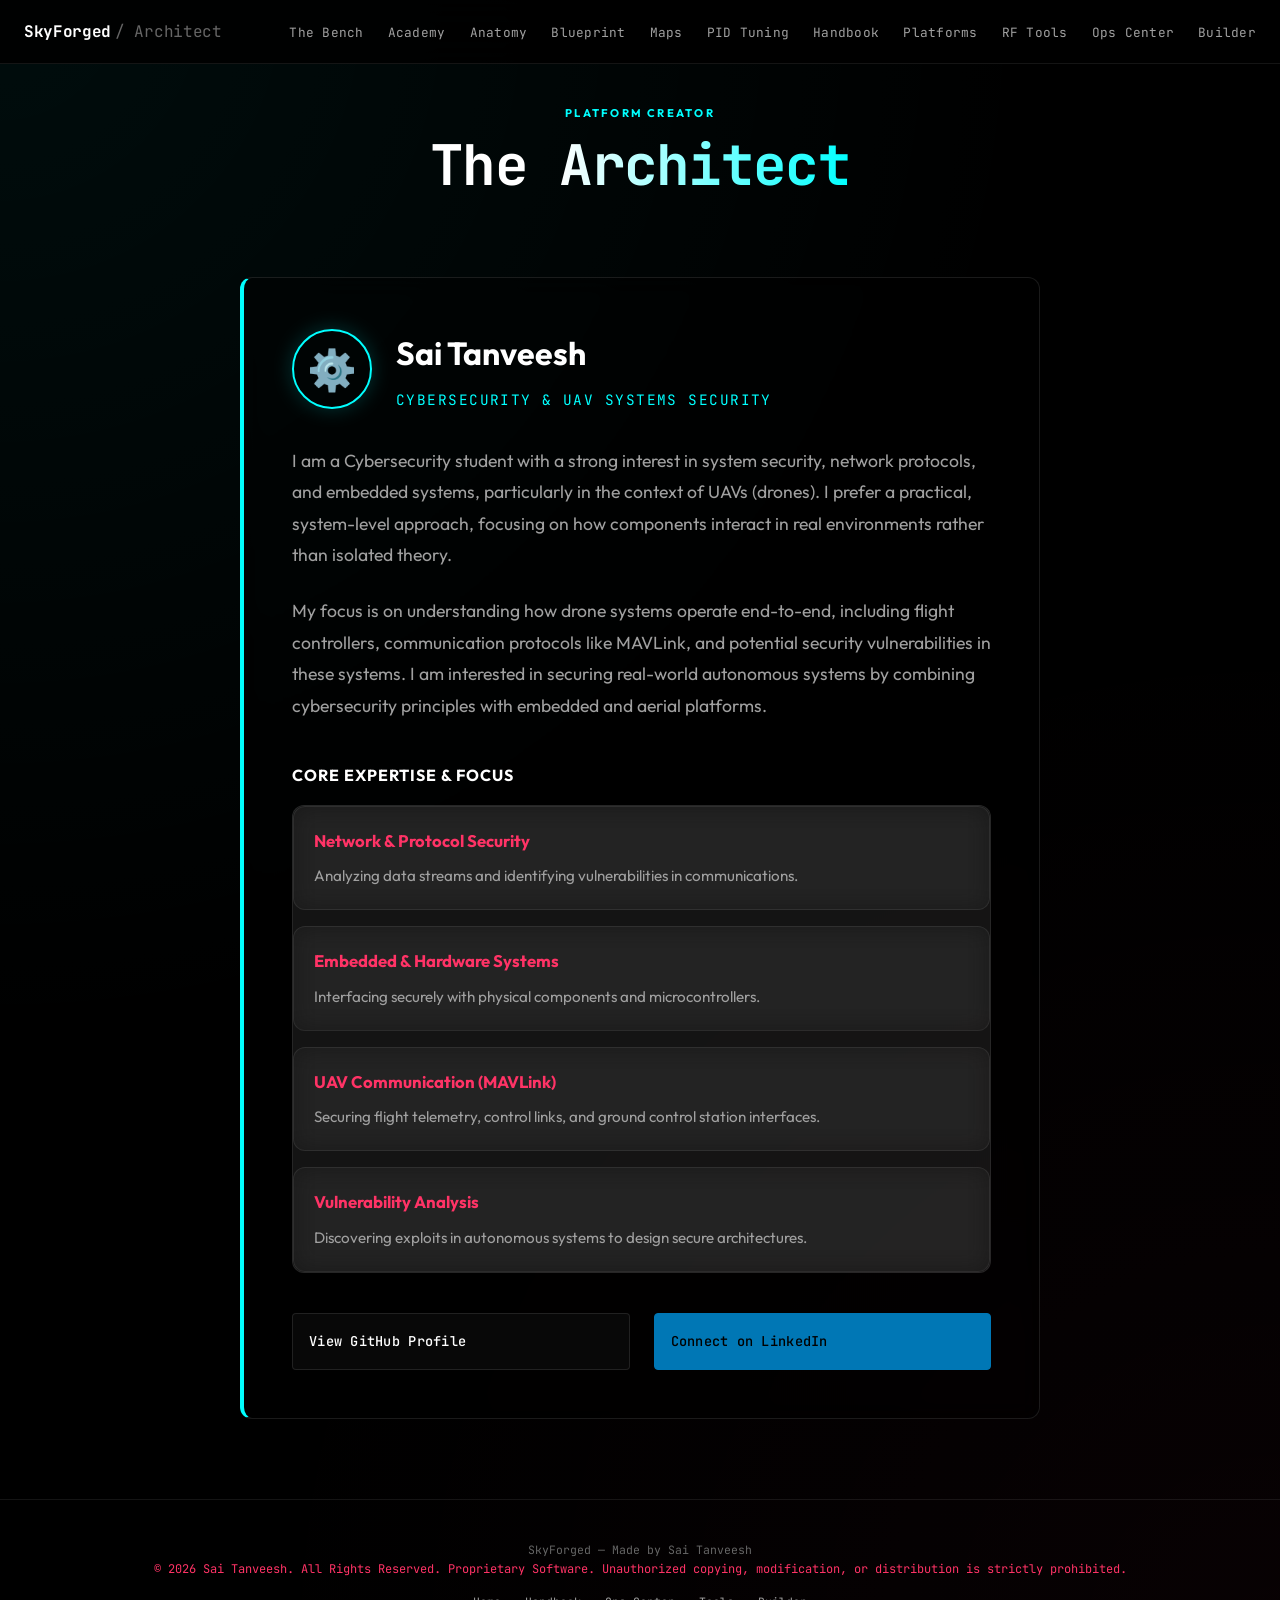
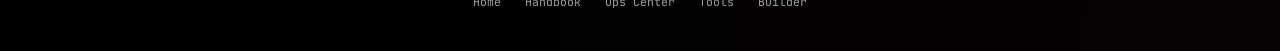
<file: architect.html>
<!DOCTYPE html>
<html lang="en">
<head>
  <meta charset="UTF-8">
  <meta name="viewport" content="width=device-width, initial-scale=1.0">
  <title>SkyForged / The Architect</title>
  <meta name="description" content="About Sai Tanveesh, Cybersecurity and UAV Systems Architect.">
  <link rel="stylesheet" href="css/style.css">
  <link rel="icon" href="data:image/svg+xml,<svg xmlns='http://www.w3.org/2000/svg' viewBox='0 0 100 100'><text y='.9em' font-size='90'>⚙️</text></svg>">
</head>
<body>

  <!-- Navigation -->
  <nav class="nav" id="nav">
    <div class="nav-inner">
      <a href="index.html" class="nav-brand">SkyForged <span style="color:var(--text-muted);font-weight:400">/ Architect</span></a>
      <ul class="nav-links" id="navLinks">
        <li><a href="index.html">The Bench</a></li>
        <li><a href="academy.html">Academy</a></li>
        <li><a href="anatomy.html">Anatomy</a></li>
        <li><a href="blueprint.html">Blueprint</a></li>
        <li><a href="maps.html">Maps</a></li>
        <li><a href="pid.html">PID Tuning</a></li>
        <li><a href="handbook.html">Handbook</a></li>
        <li><a href="platforms.html">Platforms</a></li>
        <li><a href="tools.html">RF Tools</a></li>
        <li><a href="ops.html">Ops Center</a></li>
        <li><a href="builder.html">Builder</a></li>
      </ul>
      <button class="nav-toggle" id="navToggle" aria-label="Toggle navigation">☰</button>
    </div>
  </nav>

  <div class="page-body">
    <div class="container animate-in">
      <div style="text-align:center;margin-bottom:80px;">
        <div class="brand-powered" style="color:var(--accent);font-size:0.7rem;font-weight:700;letter-spacing:0.2em;margin-bottom:12px;text-transform:uppercase;">PLATFORM CREATOR</div>
        <h1 class="hero-title" style="font-size:clamp(2rem,5vw,3.5rem);">The <span class="text-gradient">Architect</span></h1>
      </div>

      <div style="max-width:800px;margin:0 auto;">
        <div class="glass" style="padding:48px;border-radius:var(--radius-lg);border-left:4px solid var(--accent);background:rgba(0,0,0,0.4);">
          <div style="display:flex;align-items:center;gap:24px;margin-bottom:32px;">
            <div style="width:80px;height:80px;background:var(--bg-layer);border:2px solid var(--accent);border-radius:50%;display:flex;align-items:center;justify-content:center;font-size:2.5rem;box-shadow:0 0 20px rgba(0,255,255,0.2);">⚙️</div>
            <div>
              <h3 style="margin:0;font-size:2rem;color:white;">Sai Tanveesh</h3>
              <div style="font-family:var(--font-mono);font-size:0.9rem;color:var(--accent);text-transform:uppercase;letter-spacing:0.1em;margin-top:8px;">Cybersecurity & UAV Systems Security</div>
            </div>
          </div>
          
          <p style="color:var(--text-dim);font-size:1.1rem;line-height:1.8;margin-bottom:24px;">
            I am a Cybersecurity student with a strong interest in system security, network protocols, and embedded systems, particularly in the context of UAVs (drones). I prefer a practical, system-level approach, focusing on how components interact in real environments rather than isolated theory.
          </p>
          <p style="color:var(--text-dim);font-size:1.1rem;line-height:1.8;margin-bottom:40px;">
            My focus is on understanding how drone systems operate end-to-end, including flight controllers, communication protocols like MAVLink, and potential security vulnerabilities in these systems. I am interested in securing real-world autonomous systems by combining cybersecurity principles with embedded and aerial platforms.
          </p>
          
          <h4 style="font-size:1rem;color:var(--text);margin-bottom:16px;text-transform:uppercase;letter-spacing:1px;font-weight:700;">Core Expertise & Focus</h4>
          <div class="cards-grid" style="grid-template-columns:1fr;gap:16px;margin-bottom:40px;">
            <div class="card" style="background:rgba(255,255,255,0.02);border:1px solid var(--border);padding:20px;">
              <h5 style="color:var(--accent-alt);margin-bottom:8px;font-size:1.05rem;">Network & Protocol Security</h5>
              <p style="color:var(--text-dim);font-size:0.95rem;margin:0;">Analyzing data streams and identifying vulnerabilities in communications.</p>
            </div>
            <div class="card" style="background:rgba(255,255,255,0.02);border:1px solid var(--border);padding:20px;">
              <h5 style="color:var(--accent-alt);margin-bottom:8px;font-size:1.05rem;">Embedded & Hardware Systems</h5>
              <p style="color:var(--text-dim);font-size:0.95rem;margin:0;">Interfacing securely with physical components and microcontrollers.</p>
            </div>
            <div class="card" style="background:rgba(255,255,255,0.02);border:1px solid var(--border);padding:20px;">
              <h5 style="color:var(--accent-alt);margin-bottom:8px;font-size:1.05rem;">UAV Communication (MAVLink)</h5>
              <p style="color:var(--text-dim);font-size:0.95rem;margin:0;">Securing flight telemetry, control links, and ground control station interfaces.</p>
            </div>
            <div class="card" style="background:rgba(255,255,255,0.02);border:1px solid var(--border);padding:20px;">
              <h5 style="color:var(--accent-alt);margin-bottom:8px;font-size:1.05rem;">Vulnerability Analysis</h5>
              <p style="color:var(--text-dim);font-size:0.95rem;margin:0;">Discovering exploits in autonomous systems to design secure architectures.</p>
            </div>
          </div>

          <div style="display:flex;gap:24px;">
            <a href="https://github.com/Saitanveesh" target="_blank" class="btn glass" style="flex:1;text-align:center;padding:16px;">View GitHub Profile</a>
            <a href="https://www.linkedin.com/in/sai-tanveesh-028881215/" target="_blank" class="btn btn-primary" style="flex:1;text-align:center;padding:16px;background:#0077b5;border-color:#0077b5;">Connect on LinkedIn</a>
          </div>


        </div>
      </div>
    </div>
  </div>

  <!-- Footer -->
  <footer class="footer">
    <p class="footer-text">SkyForged — Made by Sai Tanveesh<br><span style="font-size:0.75rem;color:var(--accent-alt);">&copy; 2026 Sai Tanveesh. All Rights Reserved. Proprietary Software. Unauthorized copying, modification, or distribution is strictly prohibited.</span></p>
    <div class="footer-links">
      <a href="index.html">Home</a>
      <a href="handbook.html">Handbook</a>
      <a href="ops.html">Ops Center</a>
      <a href="tools.html">Tools</a>
      <a href="builder.html">Builder</a>
    </div>
  </footer>

  <script src="js/main.js"></script>
</body>
</html>
</file>
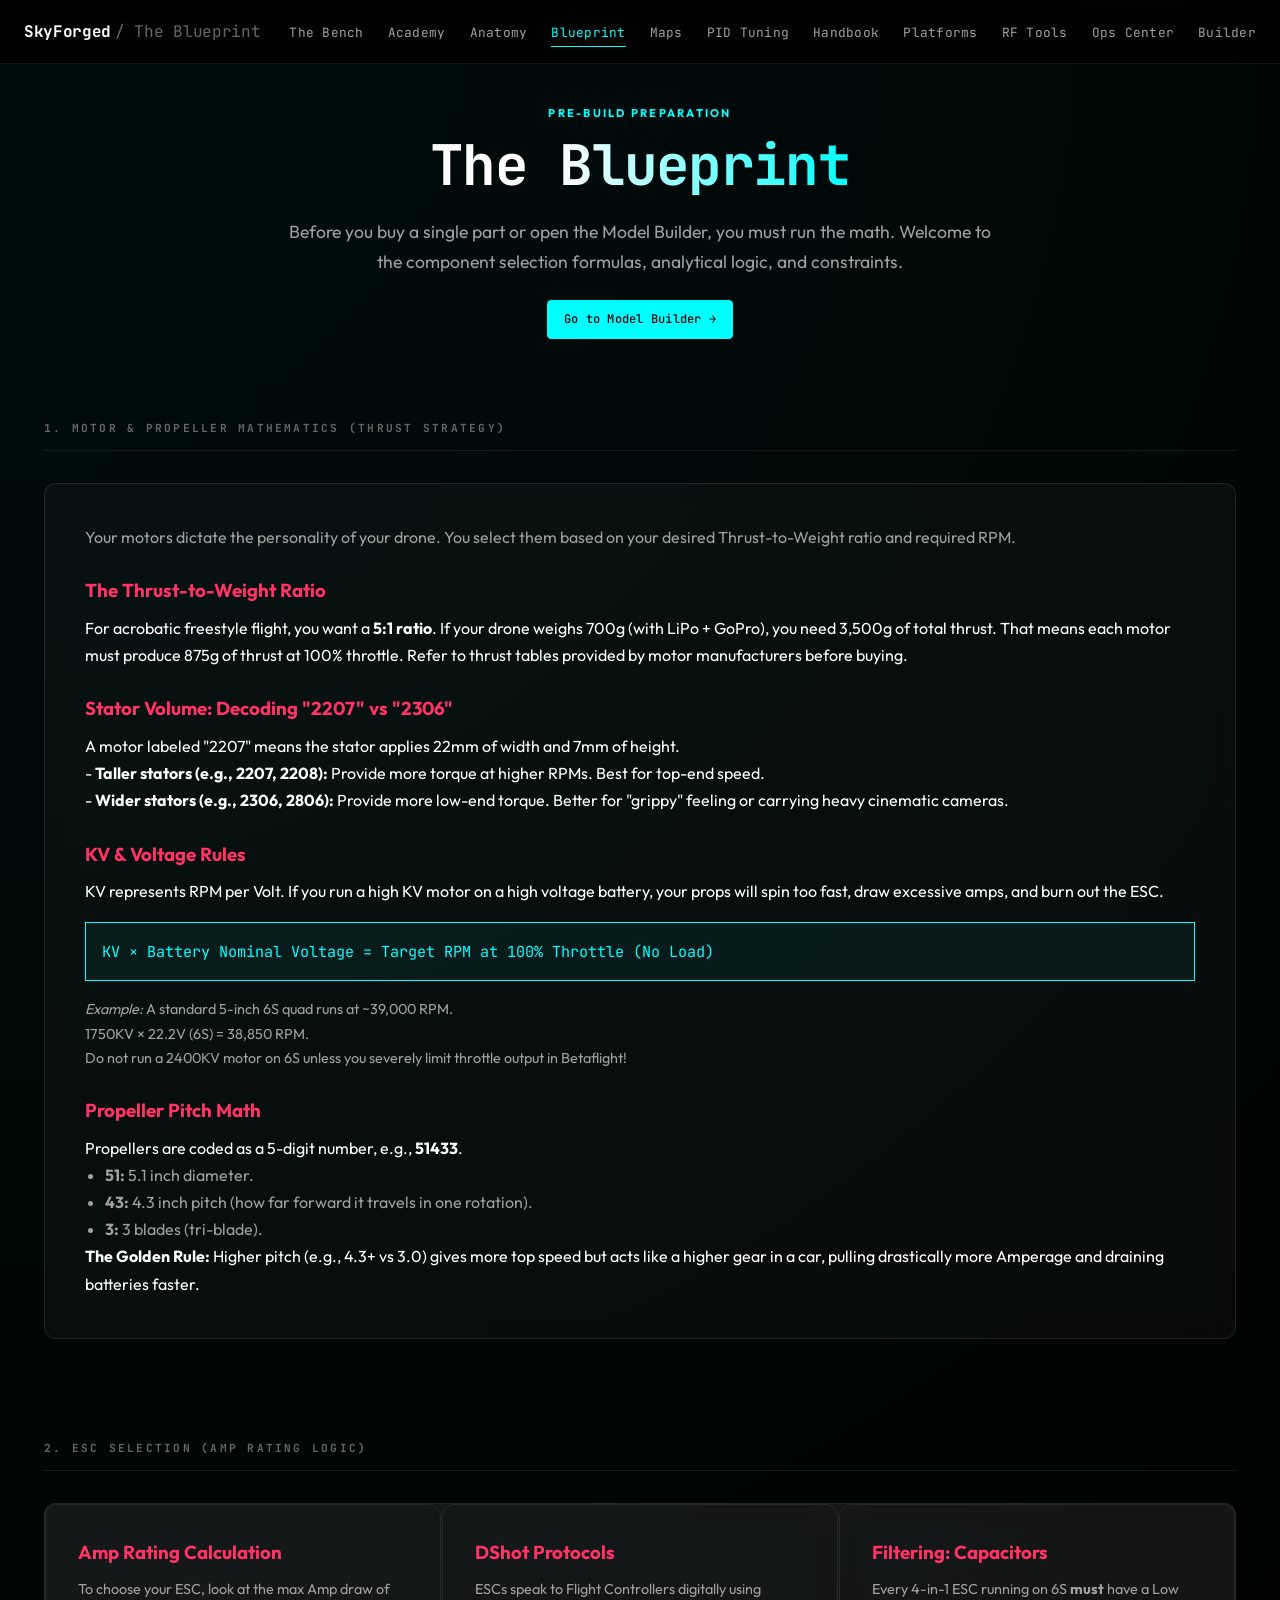
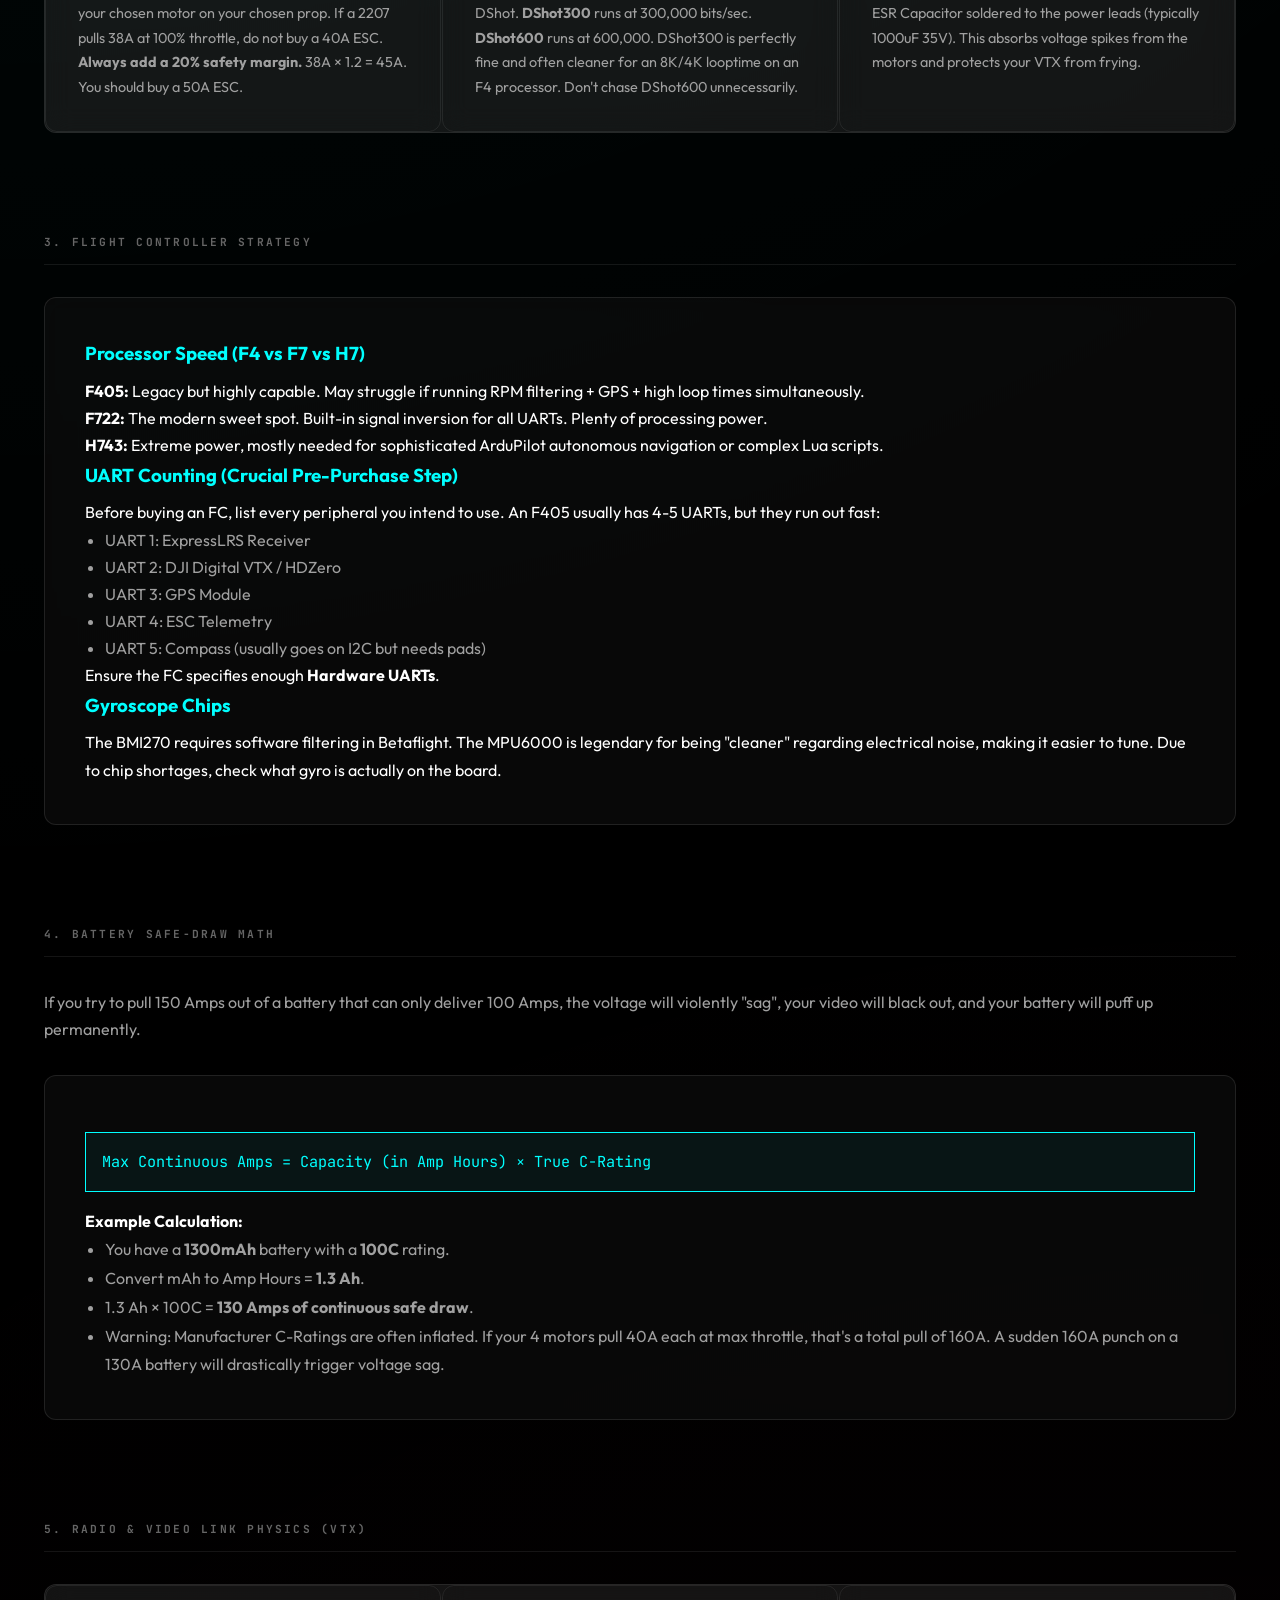
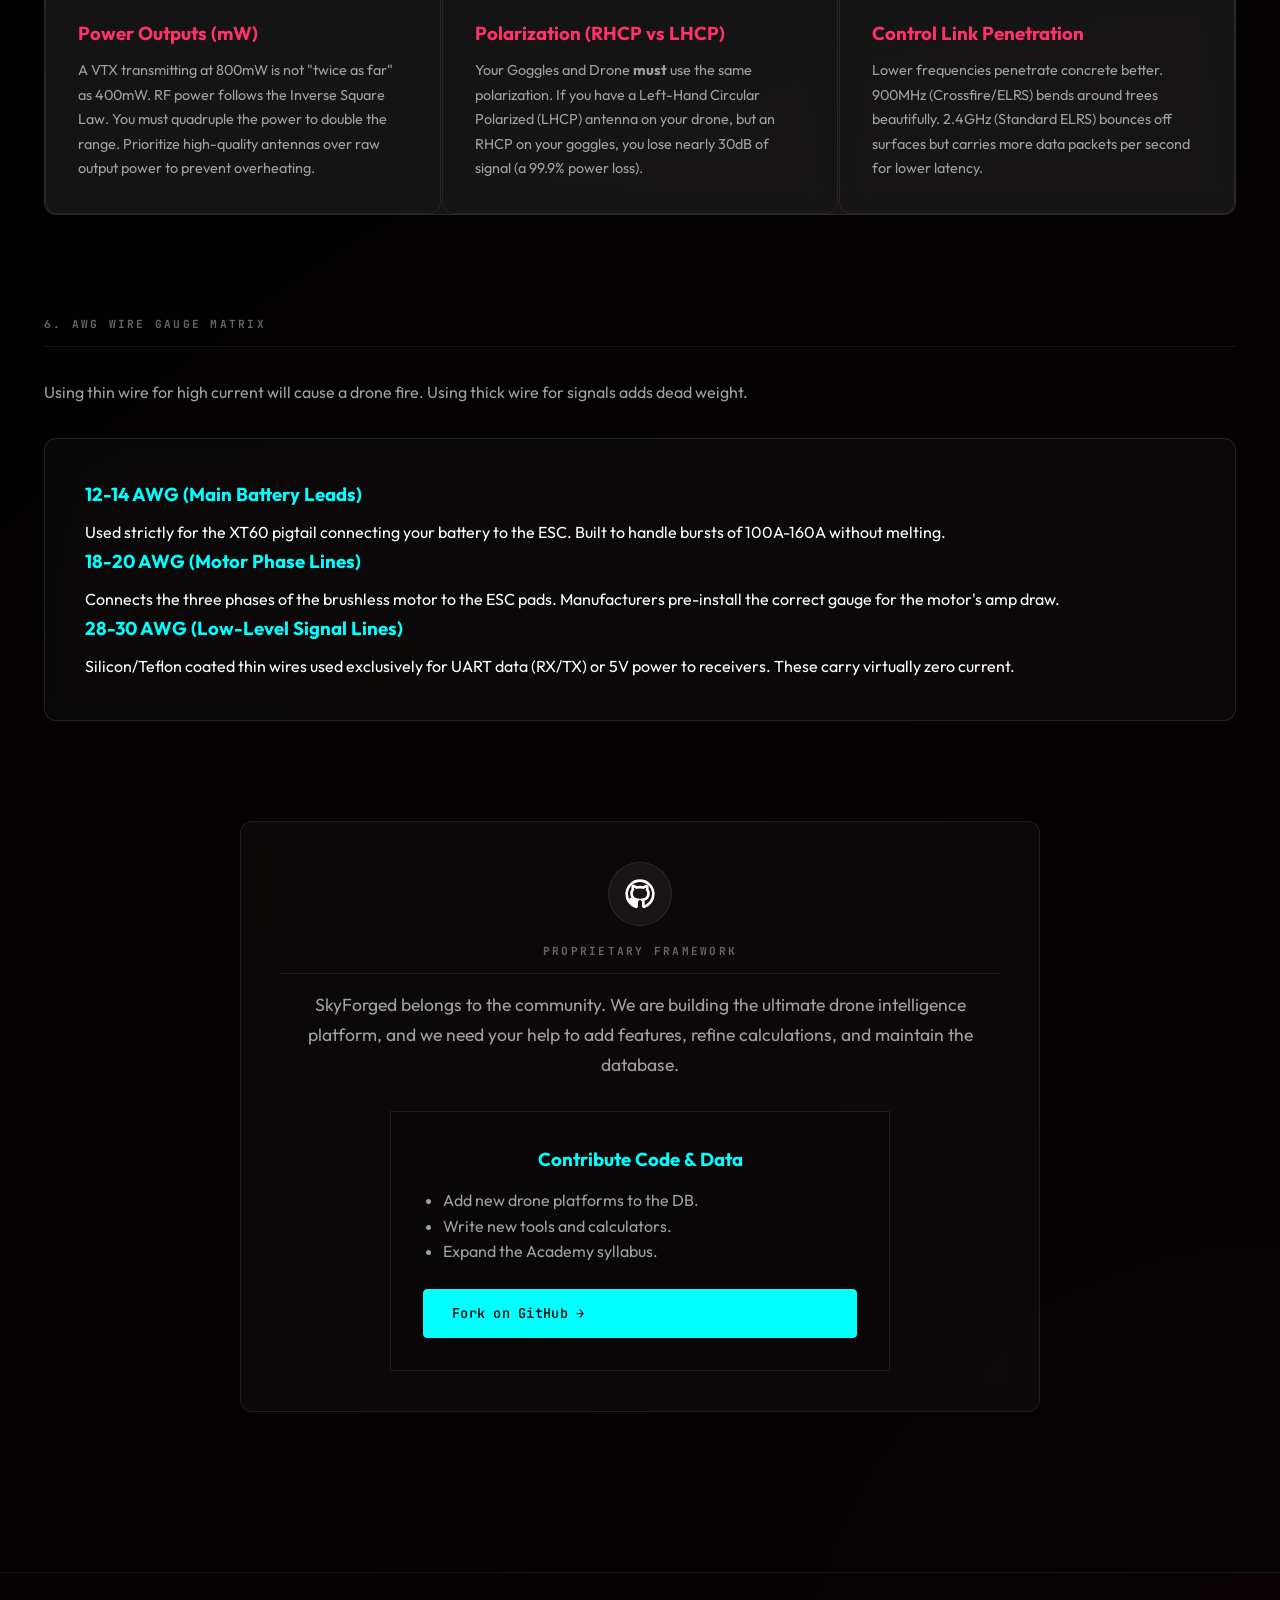
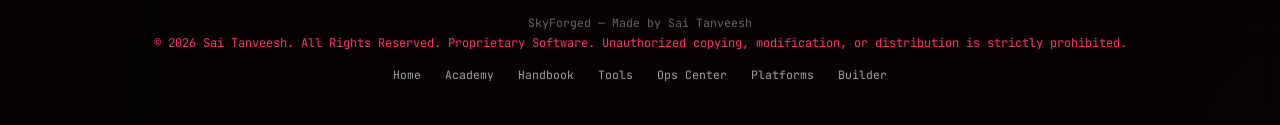
<file: blueprint.html>
<!DOCTYPE html>
<html lang="en">
<head>
  <meta charset="UTF-8">
  <meta name="viewport" content="width=device-width, initial-scale=1.0">
  <title>SkyForged / The Blueprint</title>
  <meta name="description" content="Component selection logic and pre-calculation math for drone builds. Made by Sai Tanveesh.">
  <link rel="stylesheet" href="css/style.css">
  <link rel="icon" href="data:image/svg+xml,<svg xmlns='http://www.w3.org/2000/svg' viewBox='0 0 100 100'><text y='.9em' font-size='90'>📐</text></svg>">
  <style>
    .math-callout {
      background: rgba(0, 255, 255, 0.05);
      border: 1px solid var(--accent);
      padding: 16px;
      border-radius: var(--radius-md);
      font-family: var(--font-mono);
      color: var(--accent);
      margin: 16px 0;
      font-size: 0.95rem;
    }
  </style>
</head>
<body>

  <!-- Navigation -->
  <nav class="nav" id="nav">
    <div class="nav-inner">
      <a href="index.html" class="nav-brand">SkyForged <span style="color:var(--text-muted);font-weight:400">/ The Blueprint</span></a>
      <ul class="nav-links" id="navLinks">
        <li><a href="index.html">The Bench</a></li>
        <li><a href="academy.html">Academy</a></li>
        <li><a href="anatomy.html">Anatomy</a></li>
        <li><a href="blueprint.html" class="active">Blueprint</a></li>
        <li><a href="maps.html">Maps</a></li>
        <li><a href="pid.html">PID Tuning</a></li>
        <li><a href="handbook.html">Handbook</a></li>
        <li><a href="platforms.html">Platforms</a></li>
        <li><a href="tools.html">RF Tools</a></li>
        <li><a href="ops.html">Ops Center</a></li>
        <li><a href="builder.html">Builder</a></li>
      </ul>
      <button class="nav-toggle" id="navToggle" aria-label="Toggle navigation">☰</button>
    </div>
  </nav>

  <div class="page-body">
    <div class="container">
      <div style="text-align:center;margin-bottom:80px;">
        <div class="brand-powered" style="color:var(--accent);font-size:0.7rem;font-weight:700;letter-spacing:0.2em;margin-bottom:12px;text-transform:uppercase;">PRE-BUILD PREPARATION</div>
        <h1 class="hero-title" style="font-size:clamp(2rem,5vw,3.5rem);">The <span class="text-gradient">Blueprint</span></h1>
        <p style="color:var(--text-dim);font-size:1.1rem;max-width:720px;margin:0 auto;">Before you buy a single part or open the Model Builder, you must run the math. Welcome to the component selection formulas, analytical logic, and constraints.</p>
        <div style="margin-top:24px;">
            <a href="builder.html" class="btn btn-sm btn-primary">Go to Model Builder →</a>
        </div>
      </div>

      <!-- Section 1: Motors & Propellers -->
      <section style="margin-bottom:100px;">
        <h2 class="section-title">1. Motor & Propeller Mathematics (Thrust Strategy)</h2>
        <div class="glass" style="padding:40px;border-radius:var(--radius-lg);">
          <p style="margin-bottom:24px;color:var(--text-dim);">Your motors dictate the personality of your drone. You select them based on your desired Thrust-to-Weight ratio and required RPM.</p>
          
          <h3 style="color:var(--accent-alt);margin-bottom:8px;">The Thrust-to-Weight Ratio</h3>
          <p>For acrobatic freestyle flight, you want a <strong>5:1 ratio</strong>. If your drone weighs 700g (with LiPo + GoPro), you need 3,500g of total thrust. That means each motor must produce 875g of thrust at 100% throttle. Refer to thrust tables provided by motor manufacturers before buying.</p>

          <h3 style="color:var(--accent-alt);margin-bottom:8px;margin-top:24px;">Stator Volume: Decoding "2207" vs "2306"</h3>
          <p>A motor labeled "2207" means the stator applies 22mm of width and 7mm of height.<br>
          - <strong>Taller stators (e.g., 2207, 2208):</strong> Provide more torque at higher RPMs. Best for top-end speed.<br>
          - <strong>Wider stators (e.g., 2306, 2806):</strong> Provide more low-end torque. Better for "grippy" feeling or carrying heavy cinematic cameras.</p>

          <h3 style="color:var(--accent-alt);margin-bottom:8px;margin-top:24px;">KV & Voltage Rules</h3>
          <p>KV represents RPM per Volt. If you run a high KV motor on a high voltage battery, your props will spin too fast, draw excessive amps, and burn out the ESC.</p>
          <div class="math-callout">
            KV × Battery Nominal Voltage = Target RPM at 100% Throttle (No Load)
          </div>
          <p style="font-size:0.9rem;color:var(--text-dim);"><em>Example:</em> A standard 5-inch 6S quad runs at ~39,000 RPM.<br>1750KV × 22.2V (6S) = 38,850 RPM.<br>Do not run a 2400KV motor on 6S unless you severely limit throttle output in Betaflight!</p>

          <h3 style="color:var(--accent-alt);margin-bottom:8px;margin-top:24px;">Propeller Pitch Math</h3>
          <p>Propellers are coded as a 5-digit number, e.g., <strong>51433</strong>.</p>
          <ul style="color:var(--text-dim);margin-left:20px;">
            <li><strong>51:</strong> 5.1 inch diameter.</li>
            <li><strong>43:</strong> 4.3 inch pitch (how far forward it travels in one rotation).</li>
            <li><strong>3:</strong> 3 blades (tri-blade).</li>
          </ul>
          <p><strong>The Golden Rule:</strong> Higher pitch (e.g., 4.3+ vs 3.0) gives more top speed but acts like a higher gear in a car, pulling drastically more Amperage and draining batteries faster.</p>
        </div>
      </section>

      <!-- Section 2: Electronic Speed Controllers (ESCs) -->
      <section style="margin-bottom:100px;">
        <h2 class="section-title">2. ESC Selection (Amp Rating Logic)</h2>
        <div class="cards-grid">
          <div class="card" style="background:transparent;border:1px solid var(--border);">
            <h3 style="color:var(--accent-alt);margin-bottom:8px;">Amp Rating Calculation</h3>
            <p style="font-size:0.9rem;color:var(--text-dim);">To choose your ESC, look at the max Amp draw of your chosen motor on your chosen prop. If a 2207 pulls 38A at 100% throttle, do not buy a 40A ESC. <strong>Always add a 20% safety margin.</strong> 38A × 1.2 = 45A. You should buy a 50A ESC.</p>
          </div>
          <div class="card" style="background:transparent;border:1px solid var(--border);">
            <h3 style="color:var(--accent-alt);margin-bottom:8px;">DShot Protocols</h3>
            <p style="font-size:0.9rem;color:var(--text-dim);">ESCs speak to Flight Controllers digitally using DShot. <strong>DShot300</strong> runs at 300,000 bits/sec. <strong>DShot600</strong> runs at 600,000. DShot300 is perfectly fine and often cleaner for an 8K/4K looptime on an F4 processor. Don't chase DShot600 unnecessarily.</p>
          </div>
          <div class="card" style="background:transparent;border:1px solid var(--border);">
            <h3 style="color:var(--accent-alt);margin-bottom:8px;">Filtering: Capacitors</h3>
            <p style="font-size:0.9rem;color:var(--text-dim);">Every 4-in-1 ESC running on 6S <strong>must</strong> have a Low ESR Capacitor soldered to the power leads (typically 1000uF 35V). This absorbs voltage spikes from the motors and protects your VTX from frying.</p>
          </div>
        </div>
      </section>

      <!-- Section 3: Flight Controller (FC) Pre-Calc -->
      <section style="margin-bottom:100px;">
        <h2 class="section-title">3. Flight Controller Strategy</h2>
        <div class="glass" style="padding:40px;border-radius:var(--radius-lg);">
          <div class="roadmap">
            <div class="roadmap-step">
              <div class="roadmap-content">
                <h3 style="color:var(--accent);margin-bottom:8px;">Processor Speed (F4 vs F7 vs H7)</h3>
                <p><strong>F405:</strong> Legacy but highly capable. May struggle if running RPM filtering + GPS + high loop times simultaneously.<br><strong>F722:</strong> The modern sweet spot. Built-in signal inversion for all UARTs. Plenty of processing power.<br><strong>H743:</strong> Extreme power, mostly needed for sophisticated ArduPilot autonomous navigation or complex Lua scripts.</p>
              </div>
            </div>
            <div class="roadmap-step">
              <div class="roadmap-content">
                <h3 style="color:var(--accent);margin-bottom:8px;">UART Counting (Crucial Pre-Purchase Step)</h3>
                <p>Before buying an FC, list every peripheral you intend to use. An F405 usually has 4-5 UARTs, but they run out fast:</p>
                <ul style="color:var(--text-dim);margin-left:20px;">
                  <li>UART 1: ExpressLRS Receiver</li>
                  <li>UART 2: DJI Digital VTX / HDZero</li>
                  <li>UART 3: GPS Module</li>
                  <li>UART 4: ESC Telemetry</li>
                  <li>UART 5: Compass (usually goes on I2C but needs pads)</li>
                </ul>
                <p>Ensure the FC specifies enough <strong>Hardware UARTs</strong>.</p>
              </div>
            </div>
            <div class="roadmap-step">
              <div class="roadmap-content">
                <h3 style="color:var(--accent);margin-bottom:8px;">Gyroscope Chips</h3>
                <p>The BMI270 requires software filtering in Betaflight. The MPU6000 is legendary for being "cleaner" regarding electrical noise, making it easier to tune. Due to chip shortages, check what gyro is actually on the board.</p>
              </div>
            </div>
          </div>
        </div>
      </section>

      <!-- Section 4: Battery Limits -->
      <section style="margin-bottom:100px;">
        <h2 class="section-title">4. Battery Safe-Draw Math</h2>
        <p style="color:var(--text-dim);margin-bottom:32px;">If you try to pull 150 Amps out of a battery that can only deliver 100 Amps, the voltage will violently "sag", your video will black out, and your battery will puff up permanently.</p>
        <div class="glass" style="padding:40px;border-radius:var(--radius-lg);">
          <div class="math-callout">
             Max Continuous Amps = Capacity (in Amp Hours) × True C-Rating
          </div>
          <p style="margin-top:16px;"><strong>Example Calculation:</strong></p>
          <ul style="color:var(--text-dim);margin-left:20px;line-height:1.8;">
            <li>You have a <strong>1300mAh</strong> battery with a <strong>100C</strong> rating.</li>
            <li>Convert mAh to Amp Hours = <strong>1.3 Ah</strong>.</li>
            <li>1.3 Ah × 100C = <strong>130 Amps of continuous safe draw</strong>.</li>
            <li>Warning: Manufacturer C-Ratings are often inflated. If your 4 motors pull 40A each at max throttle, that's a total pull of 160A. A sudden 160A punch on a 130A battery will drastically trigger voltage sag.</li>
          </ul>
        </div>
      </section>

      <!-- Section 5: VTX & Antennas -->
      <section style="margin-bottom:100px;">
        <h2 class="section-title">5. Radio & Video Link Physics (VTX)</h2>
        <div class="cards-grid">
          <div class="card" style="background:transparent;border:1px solid var(--border);">
            <h3 style="color:var(--accent-alt);margin-bottom:8px;">Power Outputs (mW)</h3>
            <p style="font-size:0.9rem;color:var(--text-dim);">A VTX transmitting at 800mW is not "twice as far" as 400mW. RF power follows the Inverse Square Law. You must quadruple the power to double the range. Prioritize high-quality antennas over raw output power to prevent overheating.</p>
          </div>
          <div class="card" style="background:transparent;border:1px solid var(--border);">
            <h3 style="color:var(--accent-alt);margin-bottom:8px;">Polarization (RHCP vs LHCP)</h3>
            <p style="font-size:0.9rem;color:var(--text-dim);">Your Goggles and Drone <strong>must</strong> use the same polarization. If you have a Left-Hand Circular Polarized (LHCP) antenna on your drone, but an RHCP on your goggles, you lose nearly 30dB of signal (a 99.9% power loss).</p>
          </div>
          <div class="card" style="background:transparent;border:1px solid var(--border);">
            <h3 style="color:var(--accent-alt);margin-bottom:8px;">Control Link Penetration</h3>
            <p style="font-size:0.9rem;color:var(--text-dim);">Lower frequencies penetrate concrete better. 900MHz (Crossfire/ELRS) bends around trees beautifully. 2.4GHz (Standard ELRS) bounces off surfaces but carries more data packets per second for lower latency.</p>
          </div>
        </div>
      </section>

      <!-- Section 6: Wire Gauge Matrix -->
      <section style="margin-bottom:100px;">
        <h2 class="section-title">6. AWG Wire Gauge Matrix</h2>
        <p style="color:var(--text-dim);margin-bottom:32px;">Using thin wire for high current will cause a drone fire. Using thick wire for signals adds dead weight.</p>
        <div class="glass" style="padding:40px;border-radius:var(--radius-lg);">
          <div class="roadmap">
            <div class="roadmap-step">
              <div class="roadmap-content">
                <h3 style="color:var(--accent);margin-bottom:8px;">12-14 AWG (Main Battery Leads)</h3>
                <p>Used strictly for the XT60 pigtail connecting your battery to the ESC. Built to handle bursts of 100A-160A without melting.</p>
              </div>
            </div>
            <div class="roadmap-step">
              <div class="roadmap-content">
                <h3 style="color:var(--accent);margin-bottom:8px;">18-20 AWG (Motor Phase Lines)</h3>
                <p>Connects the three phases of the brushless motor to the ESC pads. Manufacturers pre-install the correct gauge for the motor's amp draw.</p>
              </div>
            </div>
            <div class="roadmap-step">
              <div class="roadmap-content">
                <h3 style="color:var(--accent);margin-bottom:8px;">28-30 AWG (Low-Level Signal Lines)</h3>
                <p>Silicon/Teflon coated thin wires used exclusively for UART data (RX/TX) or 5V power to receivers. These carry virtually zero current.</p>
              </div>
            </div>
          </div>
        </div>
      </section>

      <!-- Open Source / Support Section -->
      <section style="margin-bottom:80px;">
        <div class="glass" style="padding:40px;border-radius:var(--radius-lg);max-width:800px;margin:0 auto;border:1px solid var(--border);">
          <div style="text-align:center;margin-bottom:32px;">
            <div style="display:inline-flex;align-items:center;justify-content:center;width:64px;height:64px;border-radius:50%;background:rgba(255,255,255,0.05);margin-bottom:16px;border:1px solid var(--border);">
              <svg viewBox="0 0 24 24" width="32" height="32" stroke="currentColor" stroke-width="2" fill="none"><path d="M12 2C6.477 2 2 6.477 2 12c0 4.42 2.865 8.166 6.839 9.489.5.092.682-.217.682-.482 0-.237-.008-.866-.013-1.7-2.782.603-3.369-1.34-3.369-1.34-.454-1.156-1.11-1.462-1.11-1.462-.908-.62.069-.608.069-.608 1.003.07 1.531 1.03 1.531 1.03.892 1.529 2.341 1.087 2.91.831.092-.646.35-1.086.636-1.336-2.22-.253-4.555-1.11-4.555-4.943 0-1.091.39-1.984 1.029-2.683-.103-.253-.446-1.27.098-2.646 0 0 .84-.269 2.75 1.025A9.564 9.564 0 0112 6.844c.85.004 1.705.114 2.504.336 1.909-1.294 2.747-1.025 2.747-1.025.546 1.376.202 2.394.1 2.646.64.699 1.026 1.592 1.026 2.683 0 3.842-2.337 4.687-4.565 4.935.359.309.678.919.678 1.852 0 1.336-.012 2.415-.012 2.743 0 .267.18.577.688.48C19.138 20.161 22 16.416 22 12c0-5.523-4.477-10-10-10z"/></svg>
            </div>
            <h2 class="section-title" style="margin-bottom:16px;">Proprietary Framework</h2>
            <p style="color:var(--text-dim);font-size:1.1rem;">SkyForged belongs to the community. We are building the ultimate drone intelligence platform, and we need your help to add features, refine calculations, and maintain the database.</p>
          </div>

          <div style="max-width:500px;margin:0 auto;background:rgba(0,0,0,0.2);padding:32px;border-radius:var(--radius-md);border:1px solid var(--border);">
            <h3 style="color:var(--accent);margin-bottom:12px;text-align:center;">Contribute Code & Data</h3>
            <ul style="color:var(--text-dim);margin-left:20px;line-height:1.6;margin-bottom:24px;">
              <li>Add new drone platforms to the DB.</li>
              <li>Write new tools and calculators.</li>
              <li>Expand the Academy syllabus.</li>
            </ul>
            <a href="https://github.com/Saitanveesh/skyforged" class="btn btn-primary" style="width:100%;text-align:center;">Fork on GitHub →</a>
          </div>
        </div>
      </section>

    </div>
  </div>

  <!-- Footer -->
  <footer class="footer">
    <p class="footer-text">SkyForged — Made by Sai Tanveesh<br><span style="font-size:0.75rem;color:var(--accent-alt);">&copy; 2026 Sai Tanveesh. All Rights Reserved. Proprietary Software. Unauthorized copying, modification, or distribution is strictly prohibited.</span></p>
    <div class="footer-links">
      <a href="index.html">Home</a>
      <a href="academy.html">Academy</a>
      <a href="handbook.html">Handbook</a>
      <a href="tools.html">Tools</a>
      <a href="ops.html">Ops Center</a>
      <a href="platforms.html">Platforms</a>
      <a href="builder.html">Builder</a>
    </div>
  </footer>

  <script src="js/main.js"></script>
</body>
</html>
</file>
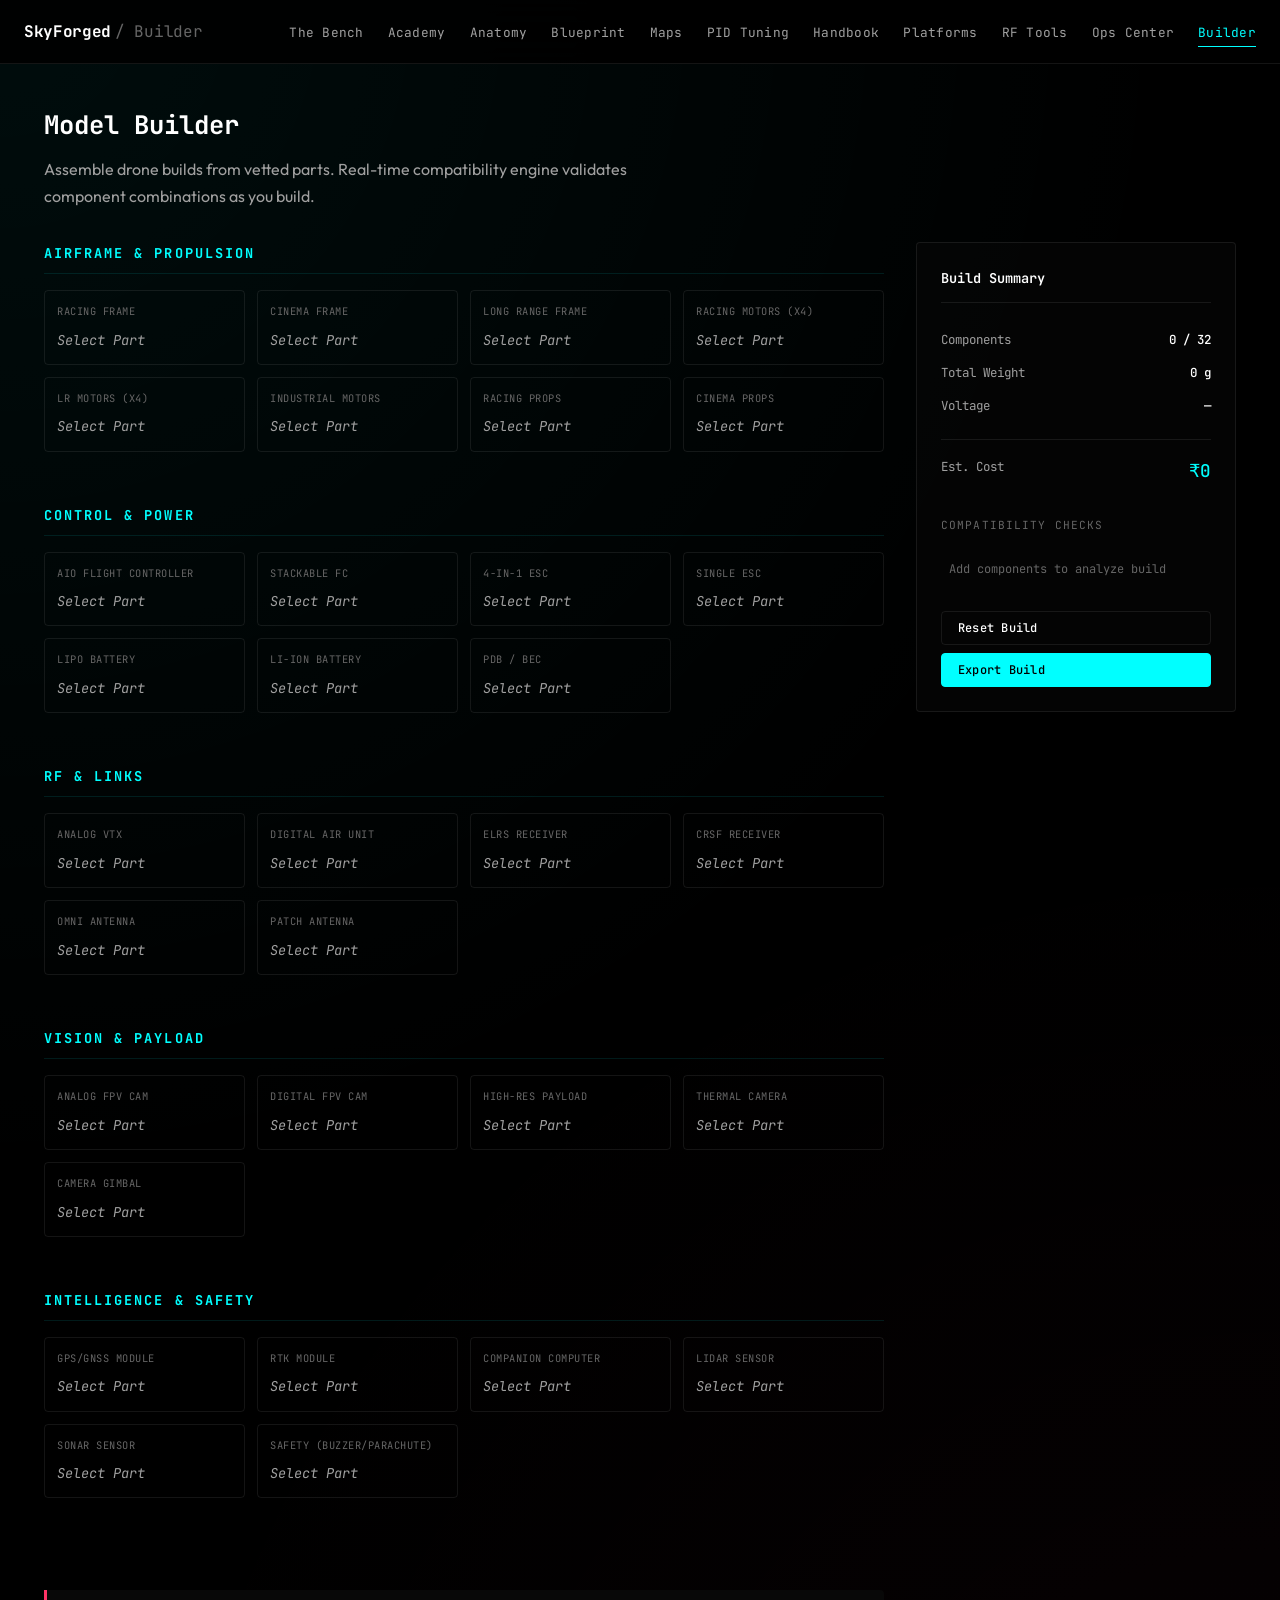
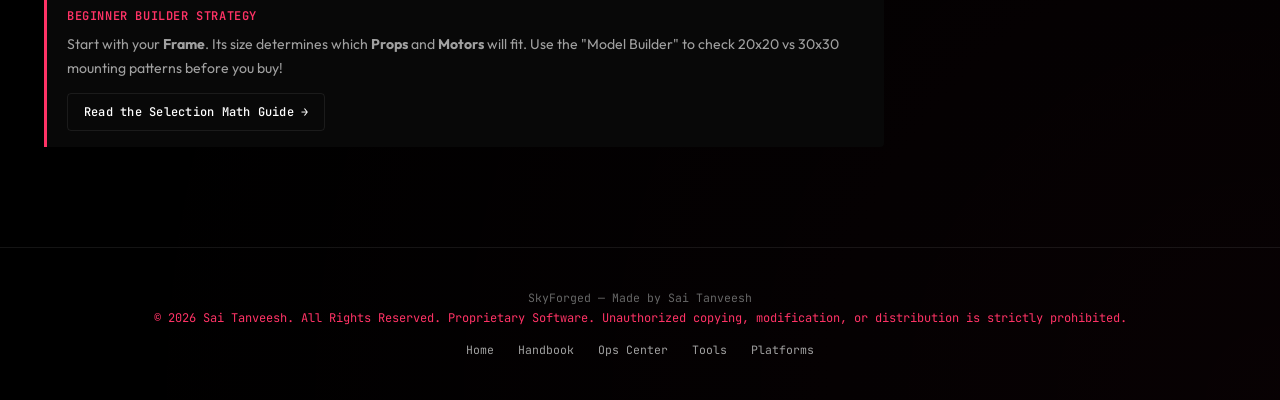
<file: builder.html>
<!DOCTYPE html>
<html lang="en">
<head>
  <meta charset="UTF-8">
  <meta name="viewport" content="width=device-width, initial-scale=1.0">
  <title>SkyForged / Builder</title>
  <meta name="description" content="Assemble drone builds from vetted parts. Made by Sai Tanveesh.">
  <link rel="stylesheet" href="css/style.css">
  <link rel="icon" href="data:image/svg+xml,<svg xmlns='http://www.w3.org/2000/svg' viewBox='0 0 100 100'><text y='.9em' font-size='90'>🔧</text></svg>">
</head>
<body>
  <nav class="nav"><div class="nav-inner">
    <a href="index.html" class="nav-brand">SkyForged <span style="color:var(--text-muted);font-weight:400">/ Builder</span></a>
    <ul class="nav-links" id="navLinks">
      <li><a href="index.html">The Bench</a></li>
      <li><a href="academy.html">Academy</a></li>
      <li><a href="anatomy.html">Anatomy</a></li>
      <li><a href="blueprint.html">Blueprint</a></li>
      <li><a href="maps.html">Maps</a></li>
      <li><a href="pid.html">PID Tuning</a></li>
      <li><a href="handbook.html">Handbook</a></li>
      <li><a href="platforms.html">Platforms</a></li>
      <li><a href="tools.html">RF Tools</a></li>
      <li><a href="ops.html" class="active">Ops Center</a></li>
      <li><a href="builder.html" class="active">Builder</a></li>
    </ul>
    <button class="nav-toggle" id="navToggle" aria-label="Toggle navigation">☰</button>
  </div></nav>
 
  <div class="page-body">
    <div class="container">
      <h1 style="font-family:var(--font-mono);font-size:1.6rem;font-weight:700;margin-bottom:8px;">Model Builder</h1>
      <p style="color:var(--text-dim);margin-bottom:32px;max-width:640px;">Assemble drone builds from vetted parts. Real-time compatibility engine validates component combinations as you build.</p>
 
      <div class="builder-layout">
        <div style="display:flex;flex-direction:column;gap:32px;">
          <!-- Build Slots -->
          <div class="build-slots" id="buildSlots"></div>
          
          <div class="callout" style="border-left-color:var(--accent-alt);">
            <div class="callout-title" style="color:var(--accent-alt);">Beginner Builder Strategy</div>
            <p>Start with your <strong>Frame</strong>. Its size determines which <strong>Props</strong> and <strong>Motors</strong> will fit. Use the "Model Builder" to check 20x20 vs 30x30 mounting patterns before you buy!</p>
            <a href="blueprint.html" class="btn btn-sm" style="margin-top:12px;background:var(--bg-layer);">Read the Selection Math Guide →</a>
          </div>
        </div>
 
        <!-- Summary Sidebar -->
        <div class="build-summary">
          <div class="summary-title">Build Summary</div>
          <div id="summaryContent">
            <div class="summary-row"><span class="label">Components</span><span class="value" id="sumComponents">0 / 32</span></div>
            <div class="summary-row"><span class="label">Total Weight</span><span class="value" id="sumWeight">0 g</span></div>
            <div class="summary-row"><span class="label">Voltage</span><span class="value" id="sumVoltage">—</span></div>
            <div class="summary-row summary-total"><span class="label">Est. Cost</span><span class="value" id="sumCost">$0</span></div>
          </div>
 
          <div style="margin-top:24px;">
            <div style="font-family:var(--font-mono);font-size:0.7rem;color:var(--text-muted);text-transform:uppercase;letter-spacing:0.1em;margin-bottom:12px;">Compatibility Checks</div>
            <div class="check-list" id="checkList"></div>
          </div>
 
          <div style="margin-top:24px;display:flex;flex-direction:column;gap:8px;">
            <button class="btn btn-sm" onclick="resetBuild()">Reset Build</button>
            <button class="btn btn-sm btn-primary" onclick="exportBuild()">Export Build</button>
          </div>
        </div>
      </div>
    </div>
  </div>
 
  <!-- Component Picker Modal -->
  <div class="search-overlay" id="pickerOverlay">
    <div class="search-box" style="max-width:700px;">
      <div class="search-input-wrap">
        <svg viewBox="0 0 24 24" fill="none" stroke="currentColor" stroke-width="2"><circle cx="11" cy="11" r="8"/><path d="m21 21-4.35-4.35"/></svg>
        <input type="text" class="search-input" id="pickerSearch" placeholder="Search components...">
        <span class="search-kbd" onclick="closePicker()">ESC</span>
      </div>
      <div class="search-results" id="pickerResults" style="max-height:500px;"></div>
    </div>
  </div>
 
  <footer class="footer">
    <p class="footer-text">SkyForged — Made by Sai Tanveesh<br><span style="font-size:0.75rem;color:var(--accent-alt);">&copy; 2026 Sai Tanveesh. All Rights Reserved. Proprietary Software. Unauthorized copying, modification, or distribution is strictly prohibited.</span></p>
    <div class="footer-links">
      <a href="index.html">Home</a>
      <a href="handbook.html">Handbook</a>
      <a href="ops.html">Ops Center</a>
      <a href="tools.html">Tools</a>
      <a href="platforms.html">Platforms</a>
    </div>
  </footer>
 
  <script src="js/main.js"></script>
  <script src="js/database.js"></script>
  <script src="js/builder.js"></script>
</body>
</html>
</file>
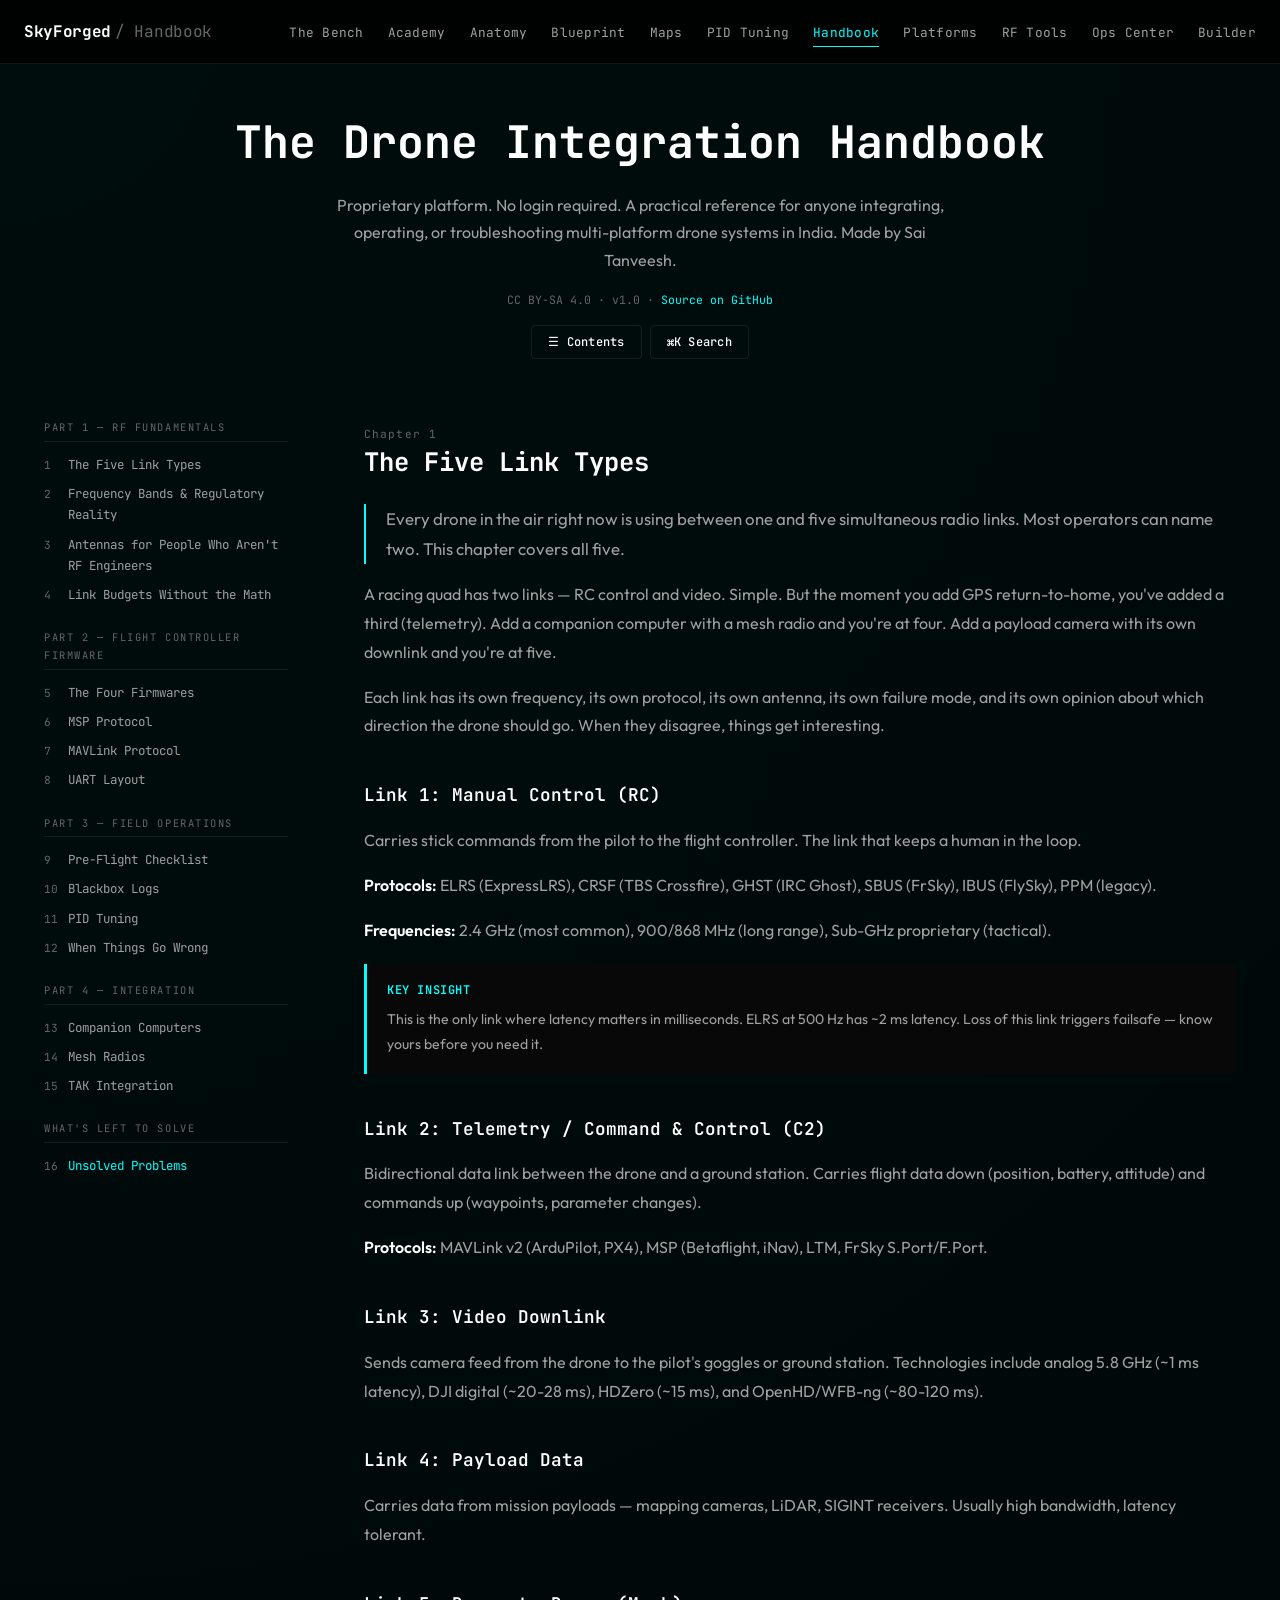
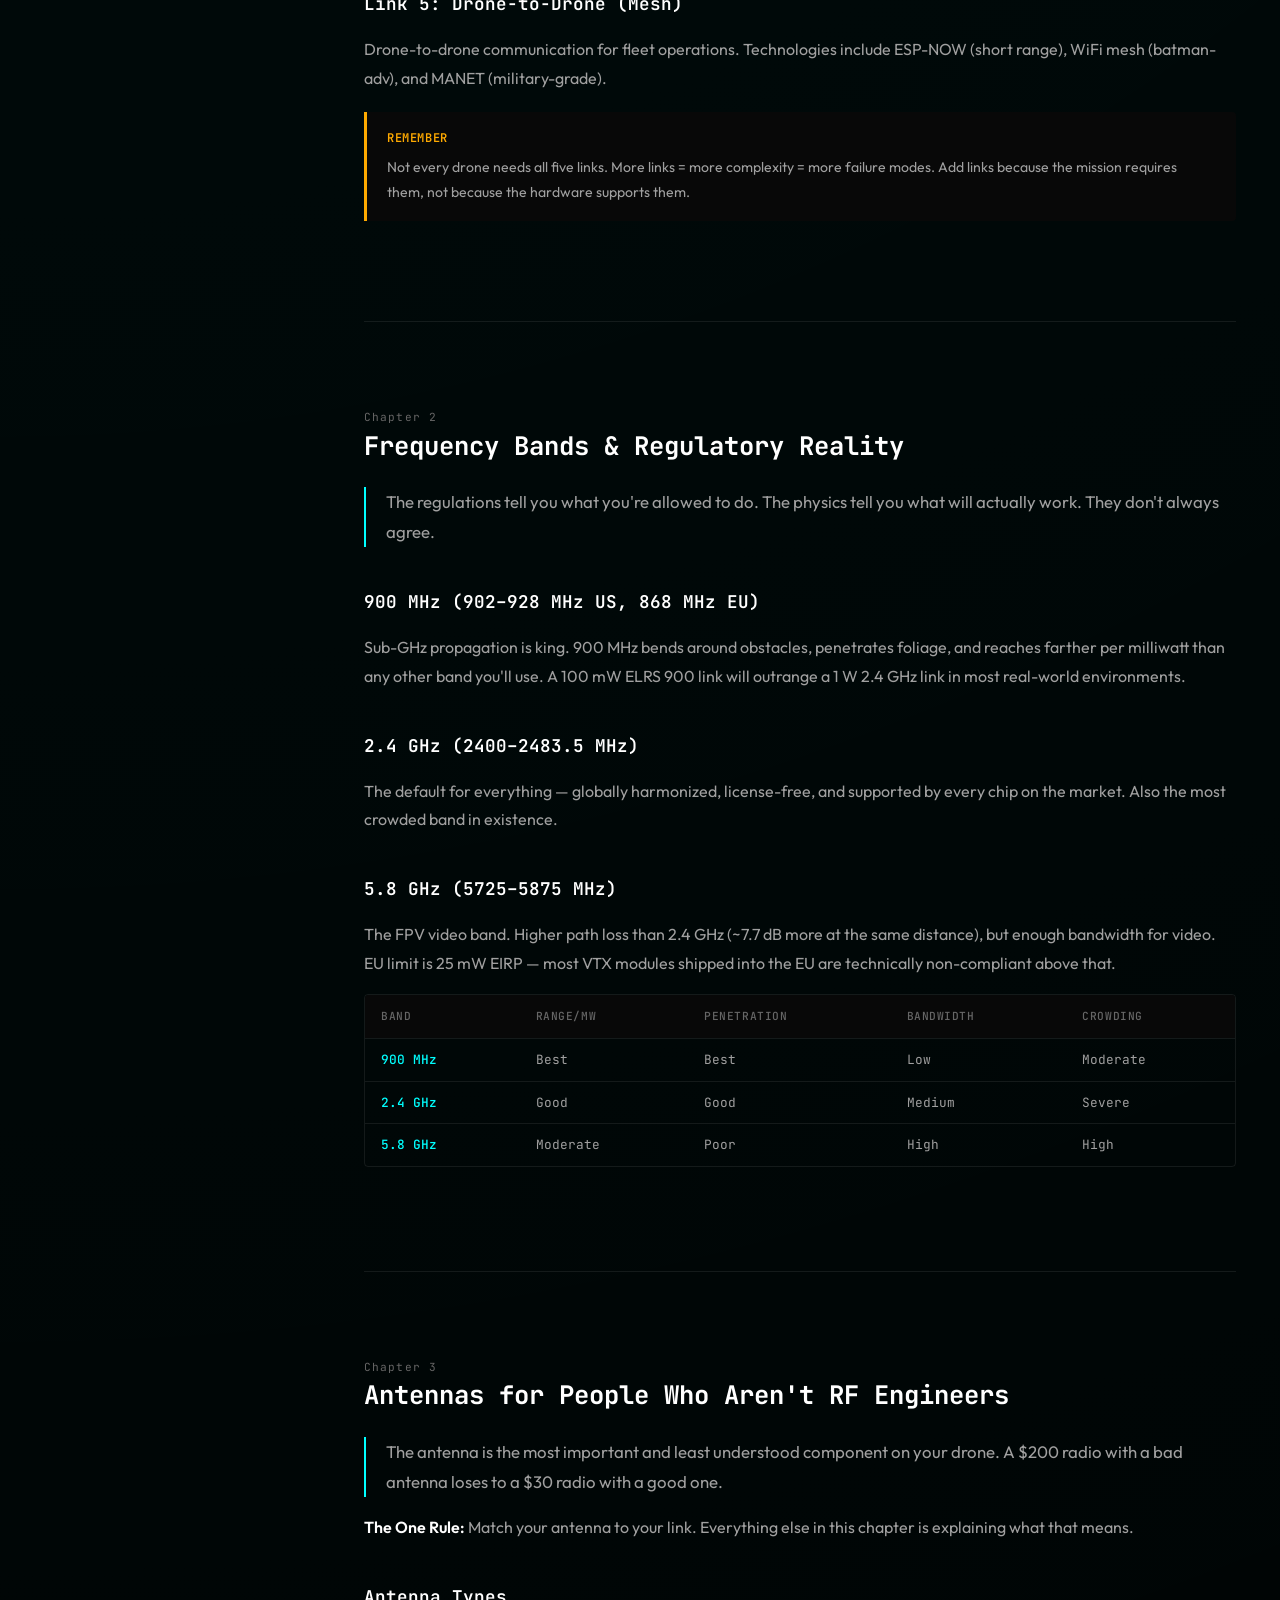
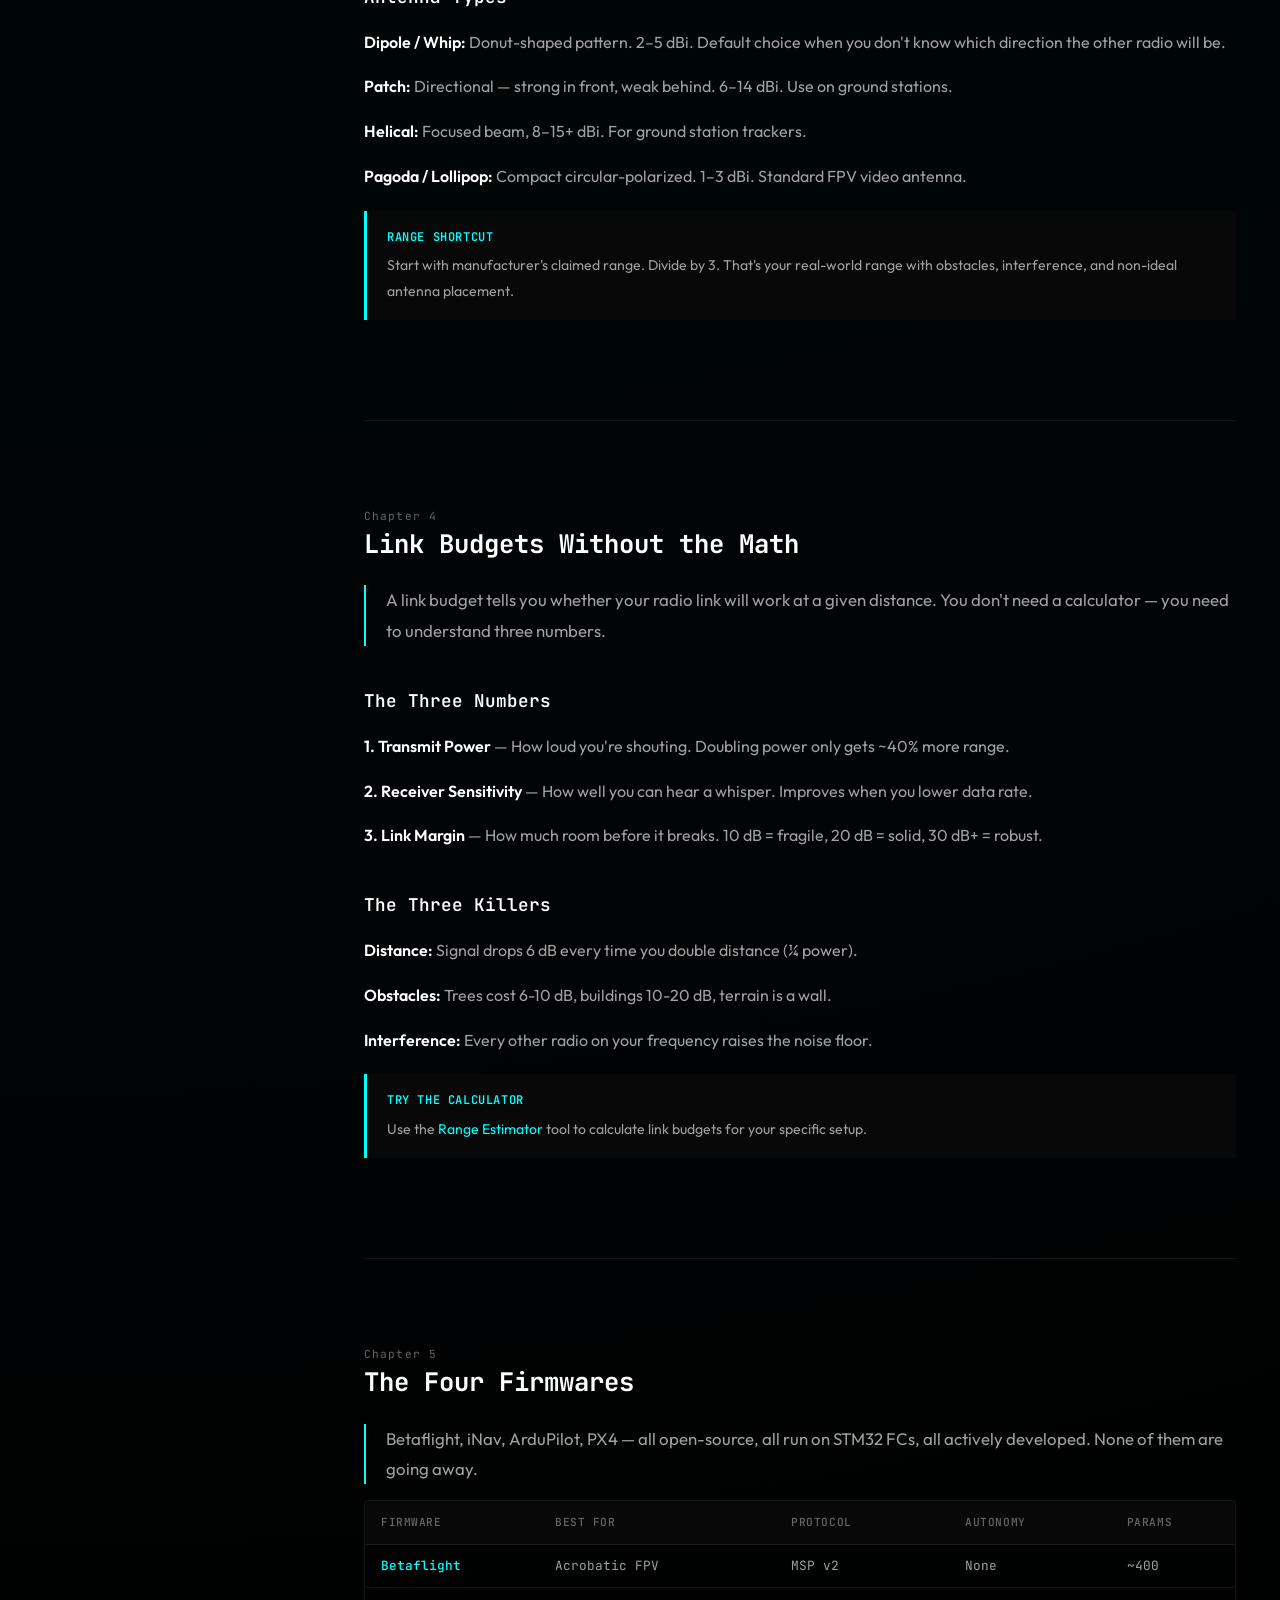
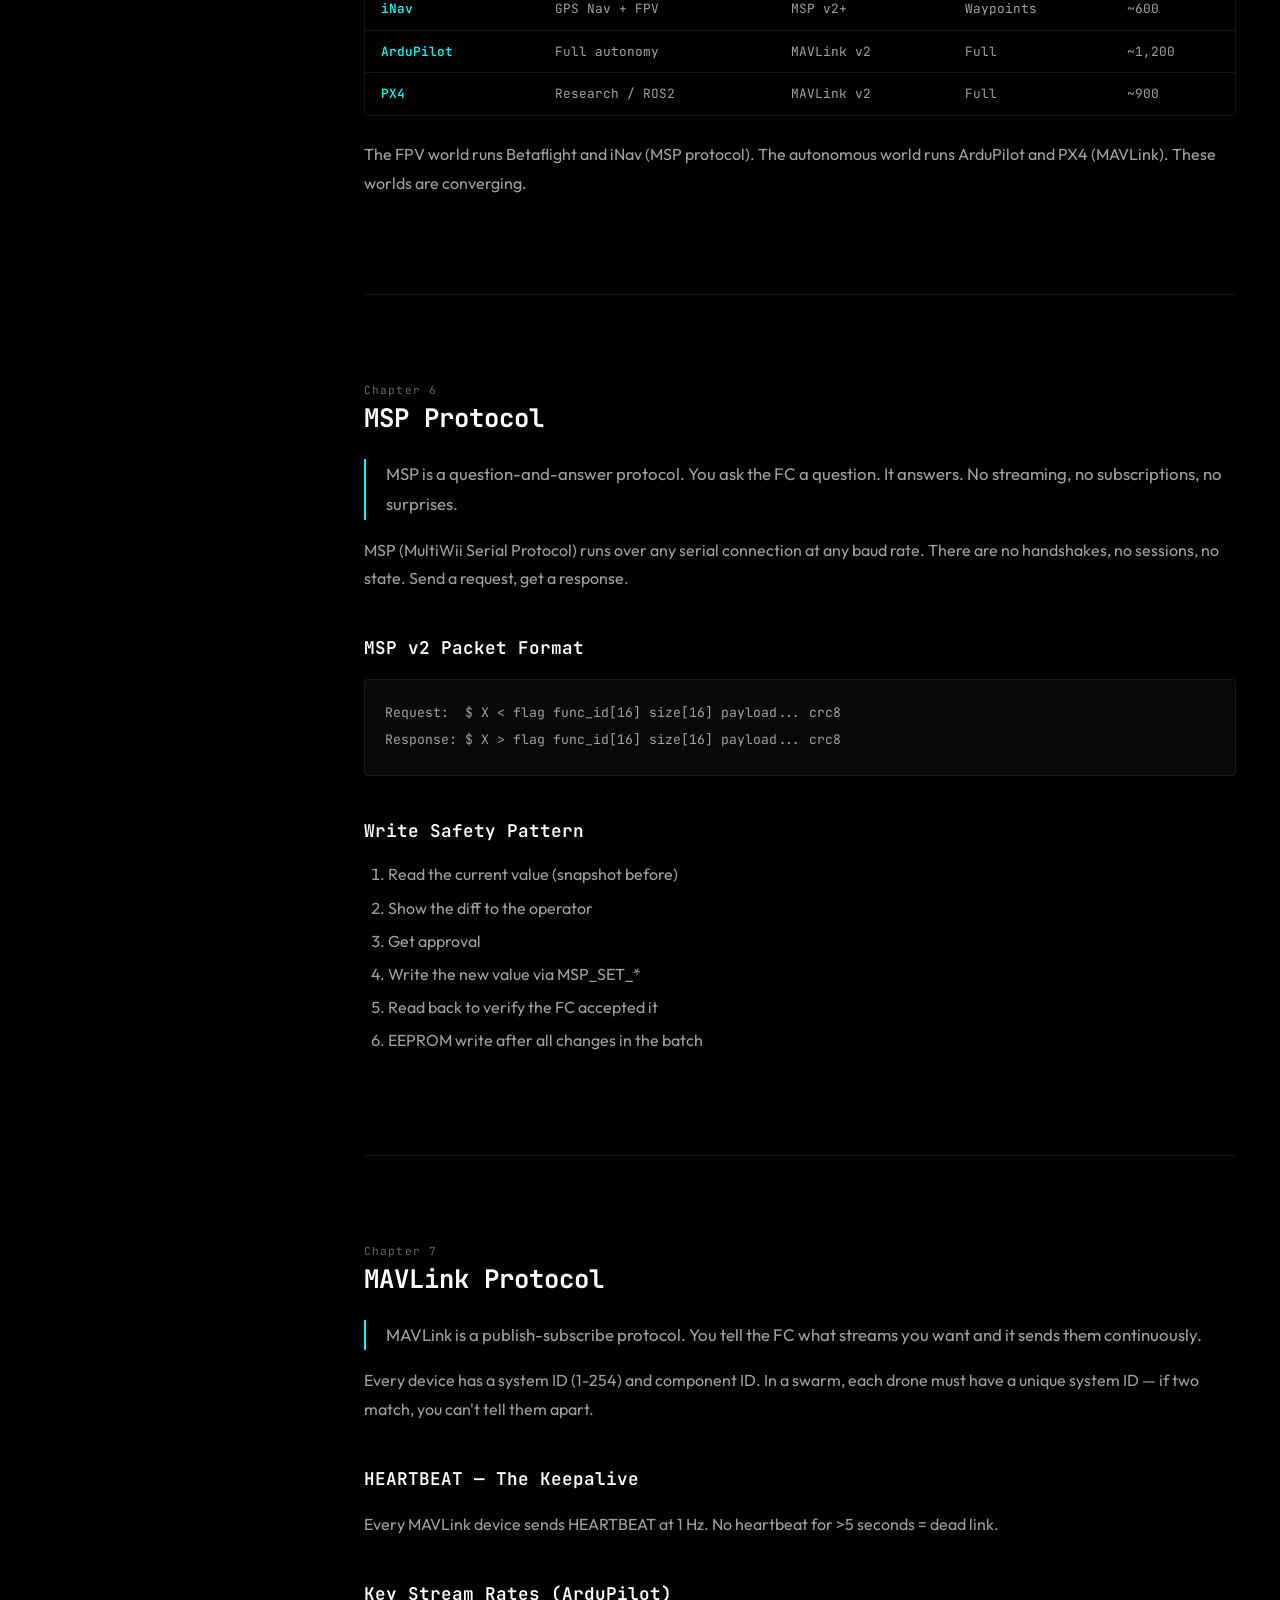
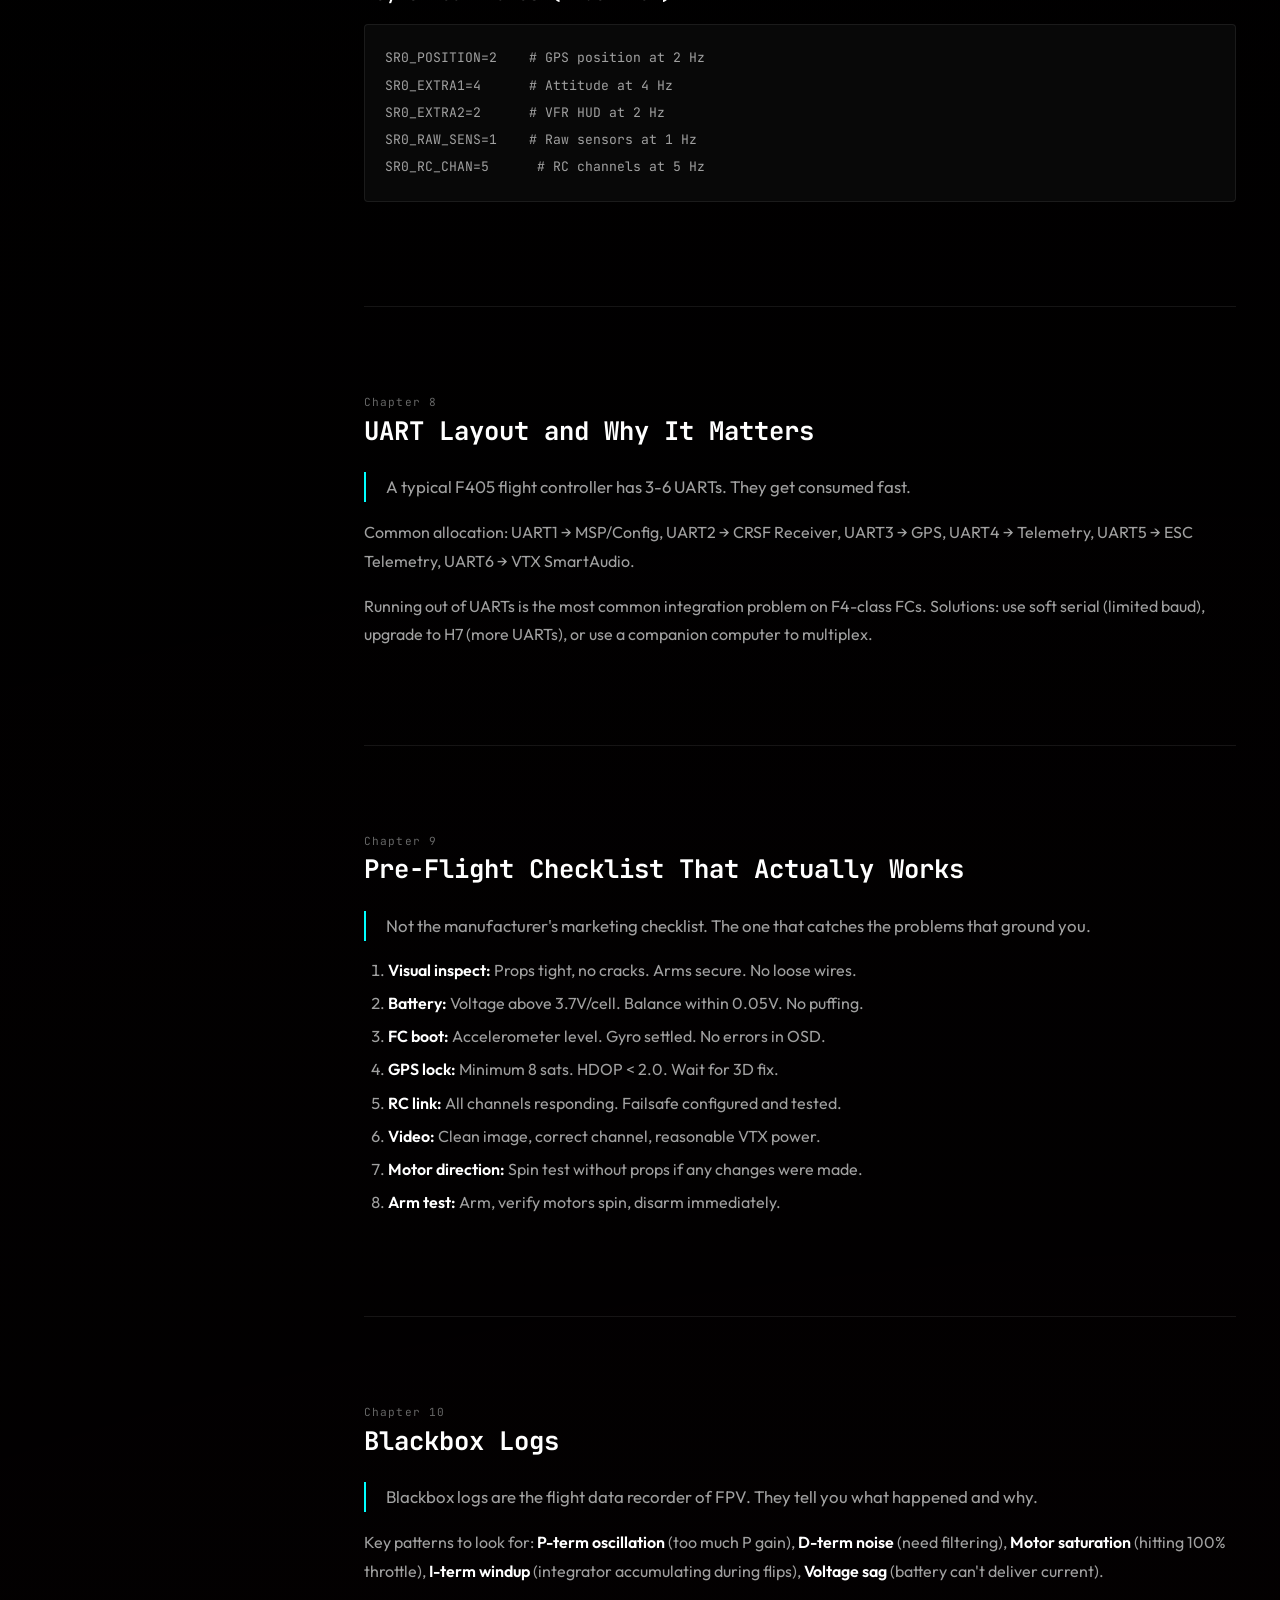
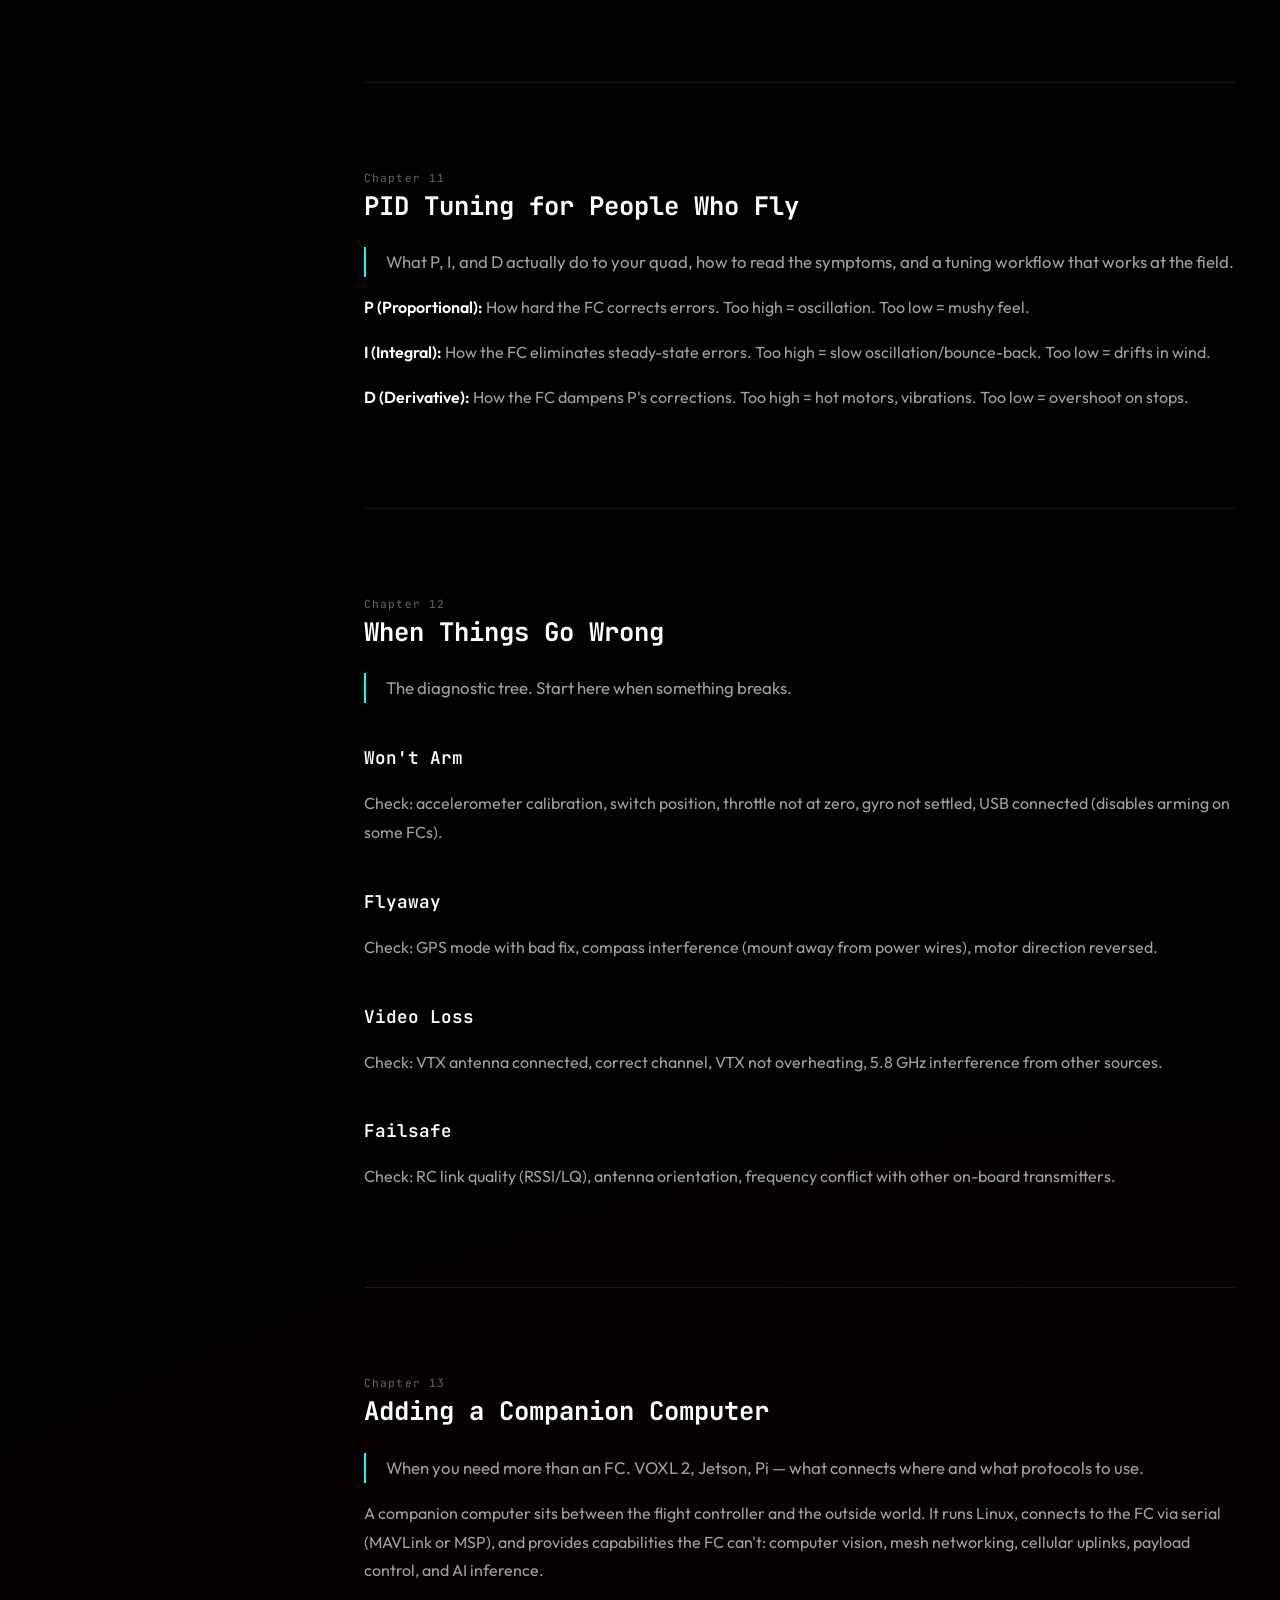
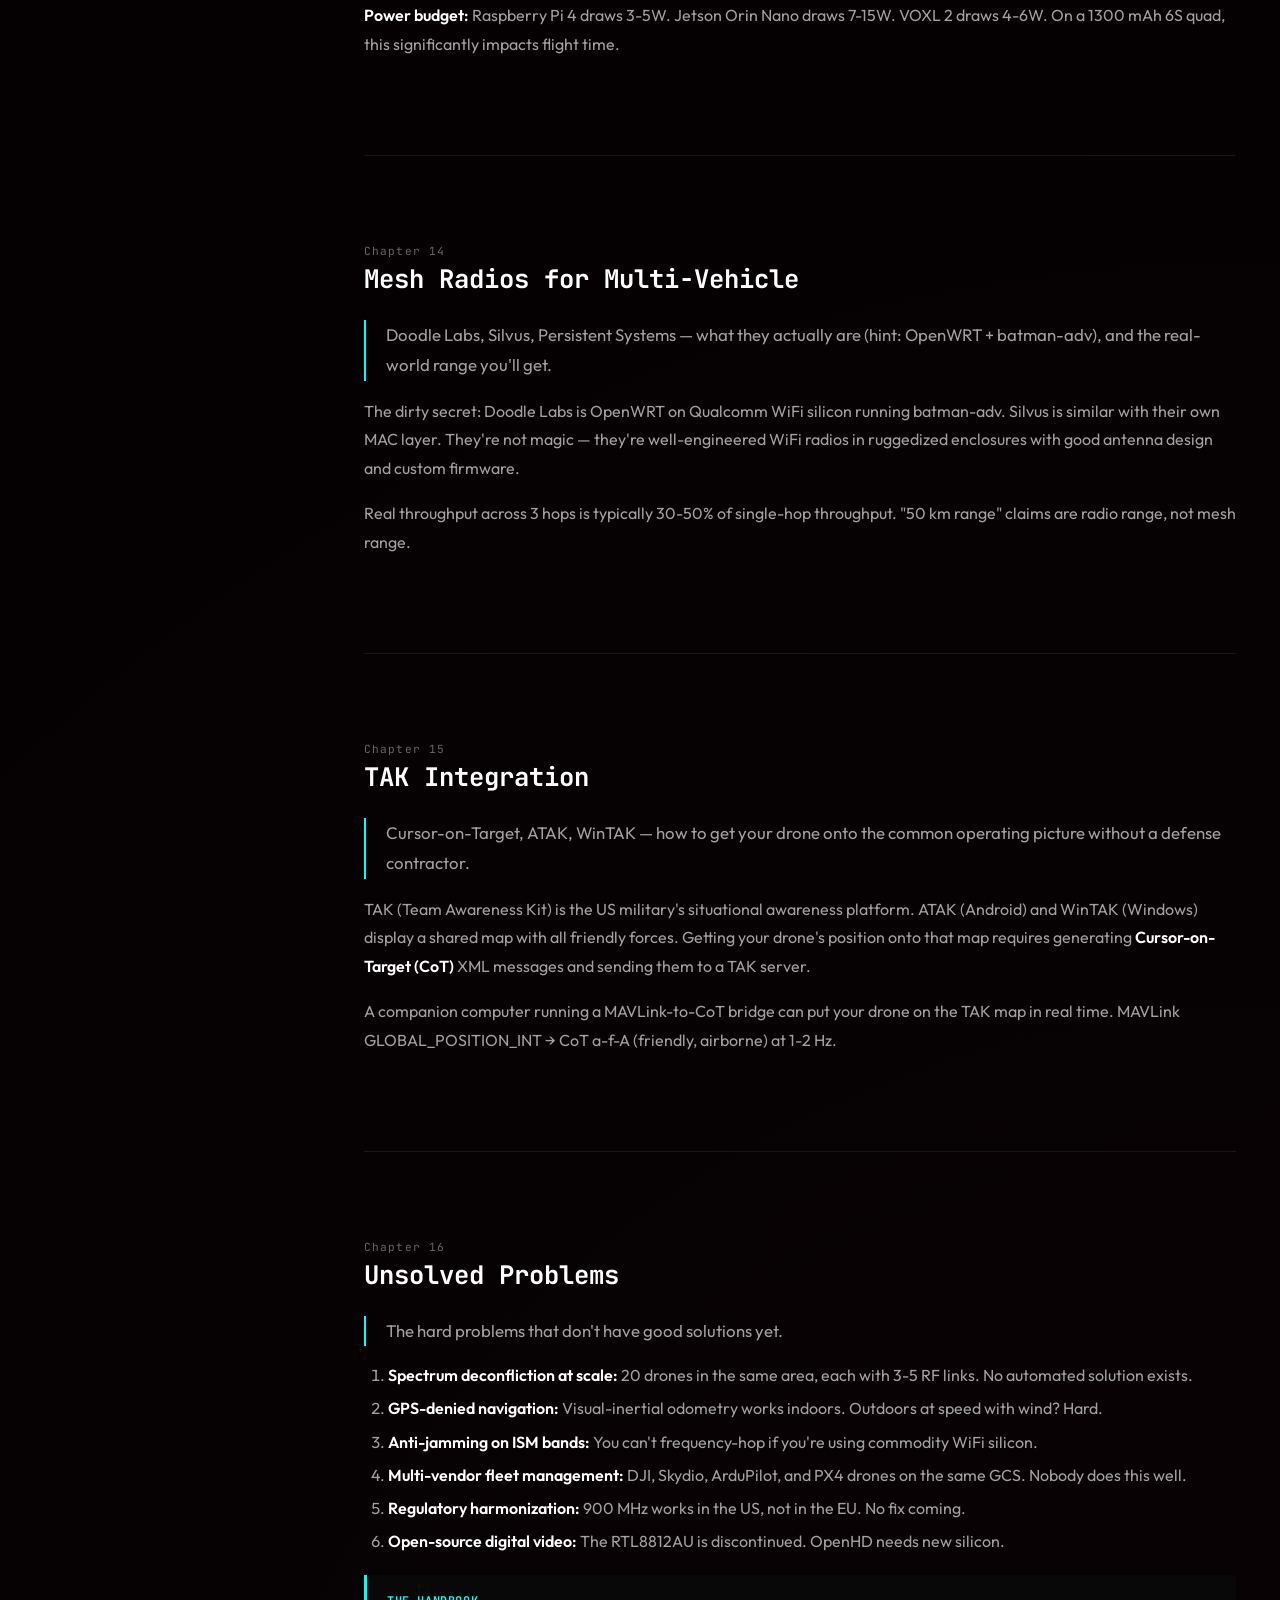
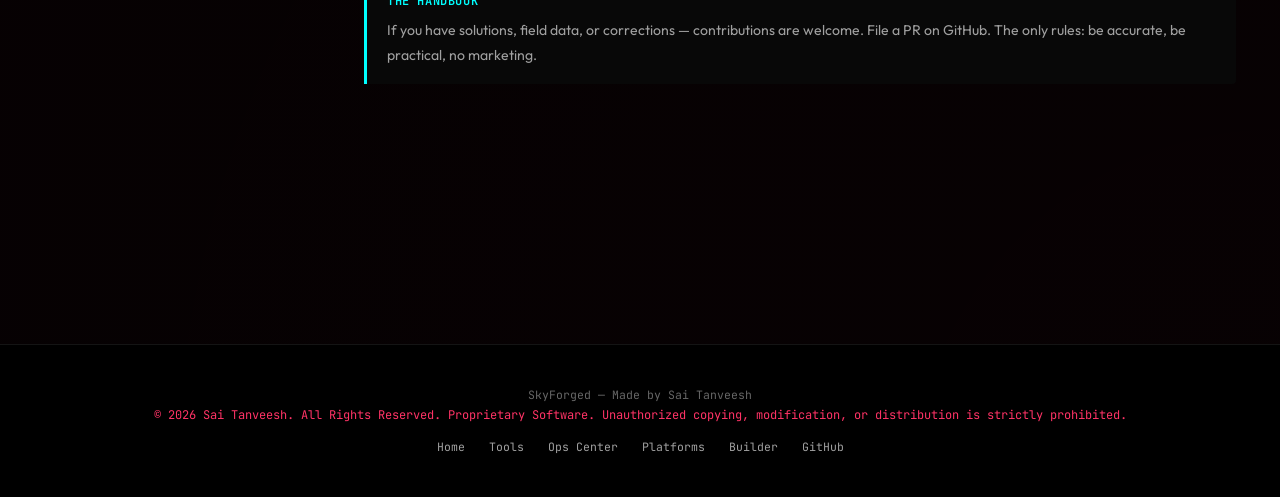
<file: handbook.html>
<!DOCTYPE html>
<html lang="en">
<head>
  <meta charset="UTF-8">
  <meta name="viewport" content="width=device-width, initial-scale=1.0">
  <title>The Drone Integration Handbook — RF, Firmware, Field Ops</title>
  <title>SkyForged / Handbook — The Drone Integration Handbook</title>
  <meta name="description" content="A practical reference for drone systems integration and operations in India. Focused on DGCA Type Certification and Digital Sky compliance.">
  <link rel="stylesheet" href="css/style.css">
  <link rel="icon" href="data:image/svg+xml,<svg xmlns='http://www.w3.org/2000/svg' viewBox='0 0 100 100'><text y='.9em' font-size='90'>📡</text></svg>">
</head>
<body>
  <nav class="nav"><div class="nav-inner">
    <a href="index.html" class="nav-brand">SkyForged <span style="color:var(--text-muted);font-weight:400">/ Handbook</span></a>
    <ul class="nav-links" id="navLinks">
      <li><a href="index.html">The Bench</a></li>
      <li><a href="academy.html">Academy</a></li>
      <li><a href="anatomy.html">Anatomy</a></li>
      <li><a href="blueprint.html">Blueprint</a></li>
      <li><a href="maps.html">Maps</a></li>
      <li><a href="pid.html">PID Tuning</a></li>
      <li><a href="handbook.html" class="active">Handbook</a></li>
      <li><a href="platforms.html">Platforms</a></li>
      <li><a href="tools.html">RF Tools</a></li>
      <li><a href="ops.html">Ops Center</a></li>
      <li><a href="builder.html">Builder</a></li>
    </ul>
    <button class="nav-toggle" id="navToggle" aria-label="Toggle navigation">☰</button>
  </div></nav>

  <div class="progress-bar" id="progressBar"></div>

  <div class="search-overlay" id="searchOverlay">
    <div class="search-box">
      <div class="search-input-wrap">
        <svg viewBox="0 0 24 24" fill="none" stroke="currentColor" stroke-width="2"><circle cx="11" cy="11" r="8"/><path d="m21 21-4.35-4.35"/></svg>
        <input type="text" class="search-input" id="searchInput" placeholder="Search handbook...">
        <span class="search-kbd">ESC</span>
      </div>
      <div class="search-results" id="searchResults"></div>
    </div>
  </div>

  <div class="page-body">
    <div class="container">

      <!-- Handbook Header -->
      <div style="text-align:center;margin-bottom:60px;">
        <h1 style="font-family:var(--font-mono);font-size:clamp(1.8rem,4vw,2.8rem);font-weight:700;margin-bottom:12px;">The Drone Integration Handbook</h1>
        <p style="color:var(--text-dim);font-size:1rem;max-width:640px;margin:0 auto 16px;">Proprietary platform. No login required. A practical reference for anyone integrating, operating, or troubleshooting multi-platform drone systems in India. Made by Sai Tanveesh.</p>
        <p style="font-family:var(--font-mono);font-size:0.72rem;color:var(--text-muted);">CC BY-SA 4.0 · v1.0 · <a href="#">Source on GitHub</a></p>
        <div style="margin-top:16px;display:flex;gap:8px;justify-content:center;">
          <button class="btn btn-sm" onclick="document.getElementById('tocSidebar').classList.toggle('mobile-open')">☰ Contents</button>
          <button class="btn btn-sm" onclick="toggleSearch()">⌘K Search</button>
        </div>
      </div>

      <div class="handbook-layout">
        <!-- Table of Contents -->
        <aside class="toc" id="tocSidebar">
          <div class="toc-part">
            <div class="toc-part-title">Part 1 — RF Fundamentals</div>
            <a href="#ch1" class="toc-link"><span class="num">1</span>The Five Link Types</a>
            <a href="#ch2" class="toc-link"><span class="num">2</span>Frequency Bands & Regulatory Reality</a>
            <a href="#ch3" class="toc-link"><span class="num">3</span>Antennas for People Who Aren't RF Engineers</a>
            <a href="#ch4" class="toc-link"><span class="num">4</span>Link Budgets Without the Math</a>
          </div>
          <div class="toc-part">
            <div class="toc-part-title">Part 2 — Flight Controller Firmware</div>
            <a href="#ch5" class="toc-link"><span class="num">5</span>The Four Firmwares</a>
            <a href="#ch6" class="toc-link"><span class="num">6</span>MSP Protocol</a>
            <a href="#ch7" class="toc-link"><span class="num">7</span>MAVLink Protocol</a>
            <a href="#ch8" class="toc-link"><span class="num">8</span>UART Layout</a>
          </div>
          <div class="toc-part">
            <div class="toc-part-title">Part 3 — Field Operations</div>
            <a href="#ch9" class="toc-link"><span class="num">9</span>Pre-Flight Checklist</a>
            <a href="#ch10" class="toc-link"><span class="num">10</span>Blackbox Logs</a>
            <a href="#ch11" class="toc-link"><span class="num">11</span>PID Tuning</a>
            <a href="#ch12" class="toc-link"><span class="num">12</span>When Things Go Wrong</a>
          </div>
          <div class="toc-part">
            <div class="toc-part-title">Part 4 — Integration</div>
            <a href="#ch13" class="toc-link"><span class="num">13</span>Companion Computers</a>
            <a href="#ch14" class="toc-link"><span class="num">14</span>Mesh Radios</a>
            <a href="#ch15" class="toc-link"><span class="num">15</span>TAK Integration</a>
          </div>
          <div class="toc-part">
            <div class="toc-part-title">What's Left to Solve</div>
            <a href="#ch16" class="toc-link"><span class="num">16</span>Unsolved Problems</a>
          </div>
        </aside>

        <!-- Content -->
        <main>
          <!-- CH1 -->
          <div class="chapter" id="ch1">
            <span class="chapter-number">Chapter 1</span>
            <h2 class="chapter-title">The Five Link Types</h2>
            <p class="chapter-intro">Every drone in the air right now is using between one and five simultaneous radio links. Most operators can name two. This chapter covers all five.</p>
            <p>A racing quad has two links — RC control and video. Simple. But the moment you add GPS return-to-home, you've added a third (telemetry). Add a companion computer with a mesh radio and you're at four. Add a payload camera with its own downlink and you're at five.</p>
            <p>Each link has its own frequency, its own protocol, its own antenna, its own failure mode, and its own opinion about which direction the drone should go. When they disagree, things get interesting.</p>

            <h3>Link 1: Manual Control (RC)</h3>
            <p>Carries stick commands from the pilot to the flight controller. The link that keeps a human in the loop.</p>
            <p><strong>Protocols:</strong> ELRS (ExpressLRS), CRSF (TBS Crossfire), GHST (IRC Ghost), SBUS (FrSky), IBUS (FlySky), PPM (legacy).</p>
            <p><strong>Frequencies:</strong> 2.4 GHz (most common), 900/868 MHz (long range), Sub-GHz proprietary (tactical).</p>
            <div class="callout"><div class="callout-title">Key Insight</div><p>This is the only link where latency matters in milliseconds. ELRS at 500 Hz has ~2 ms latency. Loss of this link triggers failsafe — know yours before you need it.</p></div>

            <h3>Link 2: Telemetry / Command & Control (C2)</h3>
            <p>Bidirectional data link between the drone and a ground station. Carries flight data down (position, battery, attitude) and commands up (waypoints, parameter changes).</p>
            <p><strong>Protocols:</strong> MAVLink v2 (ArduPilot, PX4), MSP (Betaflight, iNav), LTM, FrSky S.Port/F.Port.</p>

            <h3>Link 3: Video Downlink</h3>
            <p>Sends camera feed from the drone to the pilot's goggles or ground station. Technologies include analog 5.8 GHz (~1 ms latency), DJI digital (~20-28 ms), HDZero (~15 ms), and OpenHD/WFB-ng (~80-120 ms).</p>

            <h3>Link 4: Payload Data</h3>
            <p>Carries data from mission payloads — mapping cameras, LiDAR, SIGINT receivers. Usually high bandwidth, latency tolerant.</p>

            <h3>Link 5: Drone-to-Drone (Mesh)</h3>
            <p>Drone-to-drone communication for fleet operations. Technologies include ESP-NOW (short range), WiFi mesh (batman-adv), and MANET (military-grade).</p>

            <div class="callout warn"><div class="callout-title">Remember</div><p>Not every drone needs all five links. More links = more complexity = more failure modes. Add links because the mission requires them, not because the hardware supports them.</p></div>
          </div>

          <!-- CH2 -->
          <div class="chapter" id="ch2">
            <span class="chapter-number">Chapter 2</span>
            <h2 class="chapter-title">Frequency Bands & Regulatory Reality</h2>
            <p class="chapter-intro">The regulations tell you what you're allowed to do. The physics tell you what will actually work. They don't always agree.</p>

            <h3>900 MHz (902–928 MHz US, 868 MHz EU)</h3>
            <p>Sub-GHz propagation is king. 900 MHz bends around obstacles, penetrates foliage, and reaches farther per milliwatt than any other band you'll use. A 100 mW ELRS 900 link will outrange a 1 W 2.4 GHz link in most real-world environments.</p>

            <h3>2.4 GHz (2400–2483.5 MHz)</h3>
            <p>The default for everything — globally harmonized, license-free, and supported by every chip on the market. Also the most crowded band in existence.</p>

            <h3>5.8 GHz (5725–5875 MHz)</h3>
            <p>The FPV video band. Higher path loss than 2.4 GHz (~7.7 dB more at the same distance), but enough bandwidth for video. EU limit is 25 mW EIRP — most VTX modules shipped into the EU are technically non-compliant above that.</p>

            <div class="table-wrap">
              <table>
                <thead><tr><th>Band</th><th>Range/mW</th><th>Penetration</th><th>Bandwidth</th><th>Crowding</th></tr></thead>
                <tbody>
                  <tr><td class="highlight">900 MHz</td><td>Best</td><td>Best</td><td>Low</td><td>Moderate</td></tr>
                  <tr><td class="highlight">2.4 GHz</td><td>Good</td><td>Good</td><td>Medium</td><td>Severe</td></tr>
                  <tr><td class="highlight">5.8 GHz</td><td>Moderate</td><td>Poor</td><td>High</td><td>High</td></tr>
                </tbody>
              </table>
            </div>
          </div>

          <!-- CH3 -->
          <div class="chapter" id="ch3">
            <span class="chapter-number">Chapter 3</span>
            <h2 class="chapter-title">Antennas for People Who Aren't RF Engineers</h2>
            <p class="chapter-intro">The antenna is the most important and least understood component on your drone. A $200 radio with a bad antenna loses to a $30 radio with a good one.</p>
            <p><strong>The One Rule:</strong> Match your antenna to your link. Everything else in this chapter is explaining what that means.</p>

            <h3>Antenna Types</h3>
            <p><strong>Dipole / Whip:</strong> Donut-shaped pattern. 2–5 dBi. Default choice when you don't know which direction the other radio will be.</p>
            <p><strong>Patch:</strong> Directional — strong in front, weak behind. 6–14 dBi. Use on ground stations.</p>
            <p><strong>Helical:</strong> Focused beam, 8–15+ dBi. For ground station trackers.</p>
            <p><strong>Pagoda / Lollipop:</strong> Compact circular-polarized. 1–3 dBi. Standard FPV video antenna.</p>

            <div class="callout"><div class="callout-title">Range Shortcut</div><p>Start with manufacturer's claimed range. Divide by 3. That's your real-world range with obstacles, interference, and non-ideal antenna placement.</p></div>
          </div>

          <!-- CH4 -->
          <div class="chapter" id="ch4">
            <span class="chapter-number">Chapter 4</span>
            <h2 class="chapter-title">Link Budgets Without the Math</h2>
            <p class="chapter-intro">A link budget tells you whether your radio link will work at a given distance. You don't need a calculator — you need to understand three numbers.</p>

            <h3>The Three Numbers</h3>
            <p><strong>1. Transmit Power</strong> — How loud you're shouting. Doubling power only gets ~40% more range.</p>
            <p><strong>2. Receiver Sensitivity</strong> — How well you can hear a whisper. Improves when you lower data rate.</p>
            <p><strong>3. Link Margin</strong> — How much room before it breaks. 10 dB = fragile, 20 dB = solid, 30 dB+ = robust.</p>

            <h3>The Three Killers</h3>
            <p><strong>Distance:</strong> Signal drops 6 dB every time you double distance (¼ power).</p>
            <p><strong>Obstacles:</strong> Trees cost 6-10 dB, buildings 10-20 dB, terrain is a wall.</p>
            <p><strong>Interference:</strong> Every other radio on your frequency raises the noise floor.</p>

            <div class="callout"><div class="callout-title">Try the Calculator</div><p>Use the <a href="tools.html#range-estimator">Range Estimator</a> tool to calculate link budgets for your specific setup.</p></div>
          </div>

          <!-- CH5 -->
          <div class="chapter" id="ch5">
            <span class="chapter-number">Chapter 5</span>
            <h2 class="chapter-title">The Four Firmwares</h2>
            <p class="chapter-intro">Betaflight, iNav, ArduPilot, PX4 — all open-source, all run on STM32 FCs, all actively developed. None of them are going away.</p>

            <div class="table-wrap">
              <table>
                <thead><tr><th>Firmware</th><th>Best For</th><th>Protocol</th><th>Autonomy</th><th>Params</th></tr></thead>
                <tbody>
                  <tr><td class="highlight">Betaflight</td><td>Acrobatic FPV</td><td>MSP v2</td><td>None</td><td>~400</td></tr>
                  <tr><td class="highlight">iNav</td><td>GPS Nav + FPV</td><td>MSP v2+</td><td>Waypoints</td><td>~600</td></tr>
                  <tr><td class="highlight">ArduPilot</td><td>Full autonomy</td><td>MAVLink v2</td><td>Full</td><td>~1,200</td></tr>
                  <tr><td class="highlight">PX4</td><td>Research / ROS2</td><td>MAVLink v2</td><td>Full</td><td>~900</td></tr>
                </tbody>
              </table>
            </div>
            <p>The FPV world runs Betaflight and iNav (MSP protocol). The autonomous world runs ArduPilot and PX4 (MAVLink). These worlds are converging.</p>
          </div>

          <!-- CH6 -->
          <div class="chapter" id="ch6">
            <span class="chapter-number">Chapter 6</span>
            <h2 class="chapter-title">MSP Protocol</h2>
            <p class="chapter-intro">MSP is a question-and-answer protocol. You ask the FC a question. It answers. No streaming, no subscriptions, no surprises.</p>
            <p>MSP (MultiWii Serial Protocol) runs over any serial connection at any baud rate. There are no handshakes, no sessions, no state. Send a request, get a response.</p>

            <h3>MSP v2 Packet Format</h3>
            <pre><code>Request:  $ X < flag func_id[16] size[16] payload... crc8
Response: $ X > flag func_id[16] size[16] payload... crc8</code></pre>

            <h3>Write Safety Pattern</h3>
            <ol>
              <li>Read the current value (snapshot before)</li>
              <li>Show the diff to the operator</li>
              <li>Get approval</li>
              <li>Write the new value via MSP_SET_*</li>
              <li>Read back to verify the FC accepted it</li>
              <li>EEPROM write after all changes in the batch</li>
            </ol>
          </div>

          <!-- CH7 -->
          <div class="chapter" id="ch7">
            <span class="chapter-number">Chapter 7</span>
            <h2 class="chapter-title">MAVLink Protocol</h2>
            <p class="chapter-intro">MAVLink is a publish-subscribe protocol. You tell the FC what streams you want and it sends them continuously.</p>
            <p>Every device has a system ID (1-254) and component ID. In a swarm, each drone must have a unique system ID — if two match, you can't tell them apart.</p>

            <h3>HEARTBEAT — The Keepalive</h3>
            <p>Every MAVLink device sends HEARTBEAT at 1 Hz. No heartbeat for >5 seconds = dead link.</p>

            <h3>Key Stream Rates (ArduPilot)</h3>
            <pre><code>SR0_POSITION=2    # GPS position at 2 Hz
SR0_EXTRA1=4      # Attitude at 4 Hz
SR0_EXTRA2=2      # VFR HUD at 2 Hz
SR0_RAW_SENS=1    # Raw sensors at 1 Hz
SR0_RC_CHAN=5      # RC channels at 5 Hz</code></pre>
          </div>

          <!-- CH8 -->
          <div class="chapter" id="ch8">
            <span class="chapter-number">Chapter 8</span>
            <h2 class="chapter-title">UART Layout and Why It Matters</h2>
            <p class="chapter-intro">A typical F405 flight controller has 3-6 UARTs. They get consumed fast.</p>
            <p>Common allocation: UART1 → MSP/Config, UART2 → CRSF Receiver, UART3 → GPS, UART4 → Telemetry, UART5 → ESC Telemetry, UART6 → VTX SmartAudio.</p>
            <p>Running out of UARTs is the most common integration problem on F4-class FCs. Solutions: use soft serial (limited baud), upgrade to H7 (more UARTs), or use a companion computer to multiplex.</p>
          </div>

          <!-- CH9 -->
          <div class="chapter" id="ch9">
            <span class="chapter-number">Chapter 9</span>
            <h2 class="chapter-title">Pre-Flight Checklist That Actually Works</h2>
            <p class="chapter-intro">Not the manufacturer's marketing checklist. The one that catches the problems that ground you.</p>
            <ol>
              <li><strong>Visual inspect:</strong> Props tight, no cracks. Arms secure. No loose wires.</li>
              <li><strong>Battery:</strong> Voltage above 3.7V/cell. Balance within 0.05V. No puffing.</li>
              <li><strong>FC boot:</strong> Accelerometer level. Gyro settled. No errors in OSD.</li>
              <li><strong>GPS lock:</strong> Minimum 8 sats. HDOP < 2.0. Wait for 3D fix.</li>
              <li><strong>RC link:</strong> All channels responding. Failsafe configured and tested.</li>
              <li><strong>Video:</strong> Clean image, correct channel, reasonable VTX power.</li>
              <li><strong>Motor direction:</strong> Spin test without props if any changes were made.</li>
              <li><strong>Arm test:</strong> Arm, verify motors spin, disarm immediately.</li>
            </ol>
          </div>

          <!-- CH10 -->
          <div class="chapter" id="ch10">
            <span class="chapter-number">Chapter 10</span>
            <h2 class="chapter-title">Blackbox Logs</h2>
            <p class="chapter-intro">Blackbox logs are the flight data recorder of FPV. They tell you what happened and why.</p>
            <p>Key patterns to look for: <strong>P-term oscillation</strong> (too much P gain), <strong>D-term noise</strong> (need filtering), <strong>Motor saturation</strong> (hitting 100% throttle), <strong>I-term windup</strong> (integrator accumulating during flips), <strong>Voltage sag</strong> (battery can't deliver current).</p>
          </div>

          <!-- CH11 -->
          <div class="chapter" id="ch11">
            <span class="chapter-number">Chapter 11</span>
            <h2 class="chapter-title">PID Tuning for People Who Fly</h2>
            <p class="chapter-intro">What P, I, and D actually do to your quad, how to read the symptoms, and a tuning workflow that works at the field.</p>
            <p><strong>P (Proportional):</strong> How hard the FC corrects errors. Too high = oscillation. Too low = mushy feel.</p>
            <p><strong>I (Integral):</strong> How the FC eliminates steady-state errors. Too high = slow oscillation/bounce-back. Too low = drifts in wind.</p>
            <p><strong>D (Derivative):</strong> How the FC dampens P's corrections. Too high = hot motors, vibrations. Too low = overshoot on stops.</p>
          </div>

          <!-- CH12 -->
          <div class="chapter" id="ch12">
            <span class="chapter-number">Chapter 12</span>
            <h2 class="chapter-title">When Things Go Wrong</h2>
            <p class="chapter-intro">The diagnostic tree. Start here when something breaks.</p>
            <h3>Won't Arm</h3>
            <p>Check: accelerometer calibration, switch position, throttle not at zero, gyro not settled, USB connected (disables arming on some FCs).</p>
            <h3>Flyaway</h3>
            <p>Check: GPS mode with bad fix, compass interference (mount away from power wires), motor direction reversed.</p>
            <h3>Video Loss</h3>
            <p>Check: VTX antenna connected, correct channel, VTX not overheating, 5.8 GHz interference from other sources.</p>
            <h3>Failsafe</h3>
            <p>Check: RC link quality (RSSI/LQ), antenna orientation, frequency conflict with other on-board transmitters.</p>
          </div>

          <!-- CH13 -->
          <div class="chapter" id="ch13">
            <span class="chapter-number">Chapter 13</span>
            <h2 class="chapter-title">Adding a Companion Computer</h2>
            <p class="chapter-intro">When you need more than an FC. VOXL 2, Jetson, Pi — what connects where and what protocols to use.</p>
            <p>A companion computer sits between the flight controller and the outside world. It runs Linux, connects to the FC via serial (MAVLink or MSP), and provides capabilities the FC can't: computer vision, mesh networking, cellular uplinks, payload control, and AI inference.</p>
            <p><strong>Power budget:</strong> Raspberry Pi 4 draws 3-5W. Jetson Orin Nano draws 7-15W. VOXL 2 draws 4-6W. On a 1300 mAh 6S quad, this significantly impacts flight time.</p>
          </div>

          <!-- CH14 -->
          <div class="chapter" id="ch14">
            <span class="chapter-number">Chapter 14</span>
            <h2 class="chapter-title">Mesh Radios for Multi-Vehicle</h2>
            <p class="chapter-intro">Doodle Labs, Silvus, Persistent Systems — what they actually are (hint: OpenWRT + batman-adv), and the real-world range you'll get.</p>
            <p>The dirty secret: Doodle Labs is OpenWRT on Qualcomm WiFi silicon running batman-adv. Silvus is similar with their own MAC layer. They're not magic — they're well-engineered WiFi radios in ruggedized enclosures with good antenna design and custom firmware.</p>
            <p>Real throughput across 3 hops is typically 30-50% of single-hop throughput. "50 km range" claims are radio range, not mesh range.</p>
          </div>

          <!-- CH15 -->
          <div class="chapter" id="ch15">
            <span class="chapter-number">Chapter 15</span>
            <h2 class="chapter-title">TAK Integration</h2>
            <p class="chapter-intro">Cursor-on-Target, ATAK, WinTAK — how to get your drone onto the common operating picture without a defense contractor.</p>
            <p>TAK (Team Awareness Kit) is the US military's situational awareness platform. ATAK (Android) and WinTAK (Windows) display a shared map with all friendly forces. Getting your drone's position onto that map requires generating <strong>Cursor-on-Target (CoT)</strong> XML messages and sending them to a TAK server.</p>
            <p>A companion computer running a MAVLink-to-CoT bridge can put your drone on the TAK map in real time. MAVLink GLOBAL_POSITION_INT → CoT a-f-A (friendly, airborne) at 1-2 Hz.</p>
          </div>

          <!-- CH16 -->
          <div class="chapter" id="ch16">
            <span class="chapter-number">Chapter 16</span>
            <h2 class="chapter-title">Unsolved Problems</h2>
            <p class="chapter-intro">The hard problems that don't have good solutions yet.</p>
            <ol>
              <li><strong>Spectrum deconfliction at scale:</strong> 20 drones in the same area, each with 3-5 RF links. No automated solution exists.</li>
              <li><strong>GPS-denied navigation:</strong> Visual-inertial odometry works indoors. Outdoors at speed with wind? Hard.</li>
              <li><strong>Anti-jamming on ISM bands:</strong> You can't frequency-hop if you're using commodity WiFi silicon.</li>
              <li><strong>Multi-vendor fleet management:</strong> DJI, Skydio, ArduPilot, and PX4 drones on the same GCS. Nobody does this well.</li>
              <li><strong>Regulatory harmonization:</strong> 900 MHz works in the US, not in the EU. No fix coming.</li>
              <li><strong>Open-source digital video:</strong> The RTL8812AU is discontinued. OpenHD needs new silicon.</li>
            </ol>
            <div class="callout"><div class="callout-title">The Handbook</div><p>If you have solutions, field data, or corrections — contributions are welcome. File a PR on GitHub. The only rules: be accurate, be practical, no marketing.</p></div>
          </div>

        </main>
      </div>
    </div>
  </div>

  <footer class="footer" style="position:relative;z-index:2;background:var(--bg);">
    <p class="footer-text">SkyForged — Made by Sai Tanveesh<br><span style="font-size:0.75rem;color:var(--accent-alt);">&copy; 2026 Sai Tanveesh. All Rights Reserved. Proprietary Software. Unauthorized copying, modification, or distribution is strictly prohibited.</span></p>
    <div class="footer-links">
      <a href="index.html">Home</a>
      <a href="tools.html">Tools</a>
      <a href="ops.html">Ops Center</a>
      <a href="platforms.html">Platforms</a>
      <a href="builder.html">Builder</a>
      <a href="#">GitHub</a>
    </div>
  </footer>

  <script src="js/main.js"></script>
  <script src="js/handbook.js"></script>
</body>
</html>
</file>
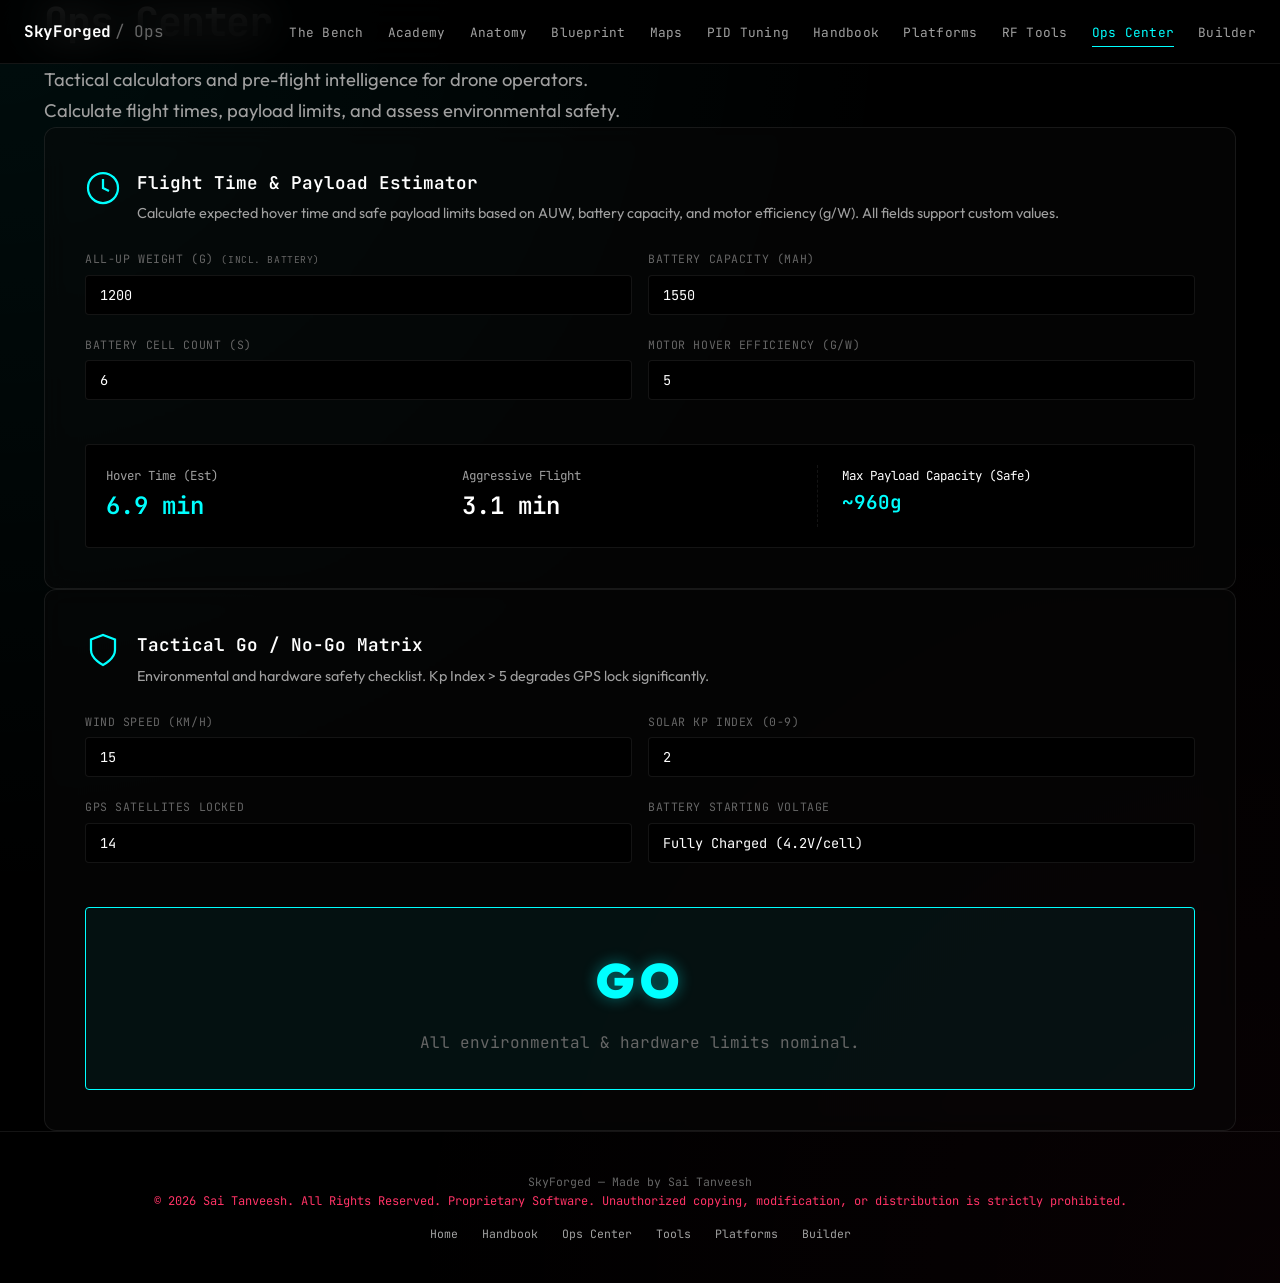
<file: ops.html>
<!DOCTYPE html>
<html lang="en">
<head>
  <meta charset="UTF-8">
  <meta name="viewport" content="width=device-width, initial-scale=1.0">
  <title>SkyForged / Ops Center — Tactical Calculators & Pre-Flight</title>
  <meta name="description" content="Flight time calculators, payload estimators, and pre-flight "go / no-go" matrix. Made by Sai Tanveesh.">
  <link rel="stylesheet" href="css/style.css">
  <link rel="icon" href="data:image/svg+xml,<svg xmlns='http://www.w3.org/2000/svg' viewBox='0 0 100 100'><text y='.9em' font-size='90'>🎯</text></svg>">
</head>
<body>

  <!-- Navigation -->
  <nav class="nav" id="nav">
    <div class="nav-inner">
      <a href="index.html" class="nav-brand">SkyForged <span style="color:var(--text-muted);font-weight:400">/ Ops</span></a>
      <ul class="nav-links" id="navLinks">
        <li><a href="index.html">The Bench</a></li>
        <li><a href="academy.html">Academy</a></li>
        <li><a href="anatomy.html">Anatomy</a></li>
        <li><a href="blueprint.html">Blueprint</a></li>
        <li><a href="maps.html">Maps</a></li>
        <li><a href="pid.html">PID Tuning</a></li>
        <li><a href="handbook.html">Handbook</a></li>
        <li><a href="platforms.html">Platforms</a></li>
        <li><a href="tools.html">RF Tools</a></li>
        <li><a href="ops.html" class="active">Ops Center</a></li>
        <li><a href="builder.html">Builder</a></li>
      </ul>
      <button class="nav-toggle" id="navToggle" aria-label="Toggle navigation">☰</button>
    </div>
  </nav>

  <!-- Search Overlay -->
  <div class="search-overlay" id="searchOverlay">
    <div class="search-box">
      <div class="search-input-wrap">
        <svg viewBox="0 0 24 24" fill="none" stroke="currentColor" stroke-width="2"><circle cx="11" cy="11" r="8"/><path d="m21 21-4.35-4.35"/></svg>
        <input type="text" class="search-input" id="searchInput" placeholder="Search handbook, tools, platforms...">
        <span class="search-kbd">ESC</span>
      </div>
      <div class="search-results" id="searchResults"></div>
    </div>
  </div>

  <div class="container animate-in">
    <div class="header-module">
      <h1 class="hero-title" style="font-size:2.5rem;text-align:left;">Ops Center</h1>
      <p class="hero-subtitle" style="text-align:left;max-width:600px;margin:10px 0 0;">
        Tactical calculators and pre-flight intelligence for drone operators. Calculate flight times, payload limits, and assess environmental safety.
      </p>
    </div>

    <!-- 1. Flight Time & Payload Estimator -->
    <div class="card tool-section" id="flight-time" style="position:relative; z-index:10;">
      <div class="tool-header">
        <div class="tool-icon"><svg viewBox="0 0 24 24"><circle cx="12" cy="12" r="10"/><polyline points="12 6 12 12 16 14"/></svg></div>
        <div>
          <h2 class="tool-title">Flight Time & Payload Estimator</h2>
          <p class="tool-desc">Calculate expected hover time and safe payload limits based on AUW, battery capacity, and motor efficiency (g/W). All fields support custom values.</p>
        </div>
      </div>

      <div class="form-row">
        <div class="form-group">
          <label>All-Up Weight (g) <span style="font-size:0.6rem;color:var(--text-muted)">(incl. battery)</span></label>
          <input type="number" id="ftAuw" value="1200" step="10" oninput="calcFlightTime()">
        </div>
        <div class="form-group">
          <label>Battery Capacity (mAh)</label>
          <input type="number" id="ftCap" value="1550" step="50" oninput="calcFlightTime()">
        </div>
      </div>
      <div class="form-row">
        <div class="form-group">
          <label>Battery Cell Count (S)</label>
          <input type="number" id="ftCells" value="6" min="1" max="16" oninput="calcFlightTime()">
        </div>
        <div class="form-group">
          <label>Motor Hover Efficiency (g/W)</label>
          <input type="number" id="ftEff" value="5" step="0.1" oninput="calcFlightTime()">
        </div>
      </div>
      
      <div class="result-box visible" style="display:flex;gap:24px;flex-wrap:wrap;margin-top:24px;">
        <div style="flex:1;min-width:150px;">
          <div class="result-label">Hover Time (Est)</div>
          <div id="outHoverMins" class="result-value" style="font-size:1.5rem;">—</div>
        </div>
        <div style="flex:1;min-width:150px;">
          <div class="result-label">Aggressive Flight</div>
          <div id="outMixMins" class="result-value" style="font-size:1.5rem;color:var(--text);">—</div>
        </div>
        <div style="flex:1;min-width:150px;border-left:1px dashed var(--border);padding-left:24px;">
          <div class="result-label" style="color:var(--warning);">Max Payload Capacity (Safe)</div>
          <div id="outPayload" class="result-value" style="font-size:1.2rem;color:var(--warning);">—</div>
        </div>
      </div>
    </div>

    <!-- 2. Pre-Flight Go/No-Go Matrix -->
    <div class="card tool-section" id="go-nogo" style="position:relative; z-index:10;">
      <div class="tool-header">
        <div class="tool-icon"><svg viewBox="0 0 24 24"><path d="M12 22s8-4 8-10V5l-8-3-8 3v7c0 6 8 10 8 10z"/></svg></div>
        <div>
          <h2 class="tool-title">Tactical Go / No-Go Matrix</h2>
          <p class="tool-desc">Environmental and hardware safety checklist. Kp Index > 5 degrades GPS lock significantly.</p>
        </div>
      </div>

      <div class="form-row">
        <div class="form-group">
          <label>Wind Speed (km/h)</label>
          <input type="number" id="gnWind" value="15" oninput="calcGoNoGo()">
        </div>
        <div class="form-group">
          <label>Solar Kp Index (0-9)</label>
          <input type="number" id="gnKp" value="2" min="0" max="9" oninput="calcGoNoGo()">
        </div>
      </div>
      <div class="form-row">
        <div class="form-group">
          <label>GPS Satellites Locked</label>
          <input type="number" id="gnSats" value="14" oninput="calcGoNoGo()">
        </div>
        <div class="form-group">
          <label>Battery Starting Voltage</label>
          <select id="gnBatt" onchange="calcGoNoGo()">
            <option value="full">Fully Charged (4.2V/cell)</option>
            <option value="storage">Storage (~3.8V/cell) [WARNING]</option>
            <option value="low">Low (<3.6V/cell) [DANGER]</option>
          </select>
        </div>
      </div>
      
      <div id="gnResultBox" class="result-box visible" style="display:flex;flex-direction:column;justify-content:center;align-items:center;text-align:center;padding:32px;margin-top:24px;">
        <div style="color:var(--text-muted);font-family:var(--font-mono);font-size:0.85rem;">Awaiting input...</div>
      </div>
    </div>

  </div>

  <footer class="footer">
    <p class="footer-text">SkyForged — Made by Sai Tanveesh<br><span style="font-size:0.75rem;color:var(--accent-alt);">&copy; 2026 Sai Tanveesh. All Rights Reserved. Proprietary Software. Unauthorized copying, modification, or distribution is strictly prohibited.</span></p>
    <div class="footer-links">
      <a href="index.html">Home</a>
      <a href="handbook.html">Handbook</a>
      <a href="ops.html">Ops Center</a>
      <a href="tools.html">Tools</a>
      <a href="platforms.html">Platforms</a>
      <a href="builder.html">Builder</a>
    </div>
  </footer>

  <script src="js/main.js"></script>
  <script src="js/ops.js"></script>
</body>
</html>
</file>
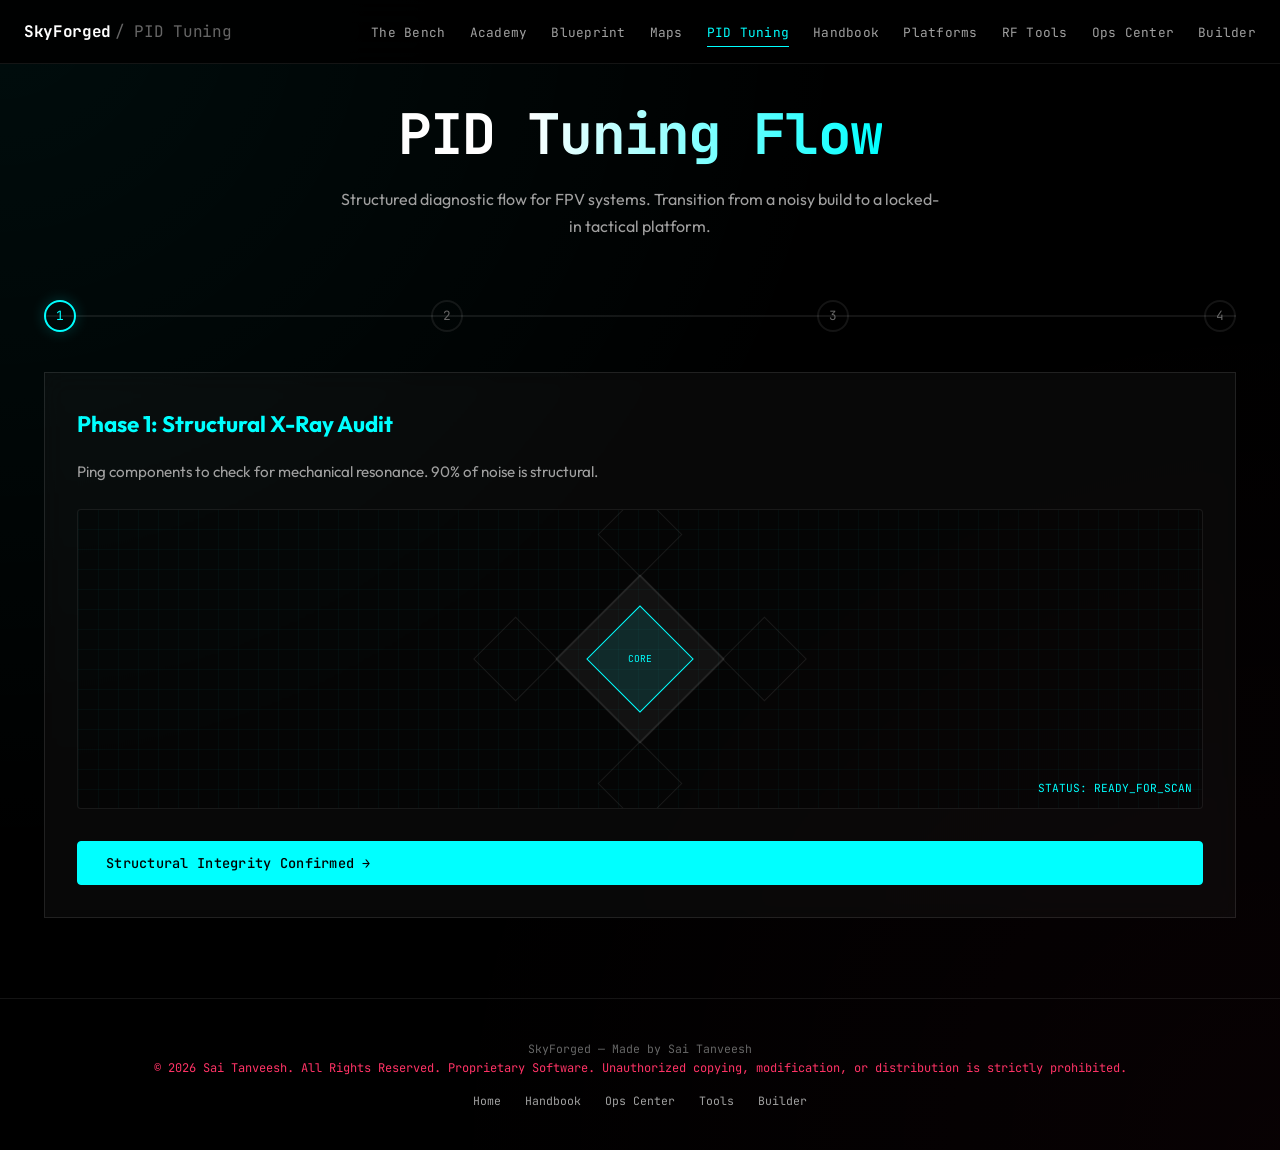
<file: pid.html>
<!DOCTYPE html>
<html lang="en">
<head>
  <meta charset="UTF-8">
  <meta name="viewport" content="width=device-width, initial-scale=1.0">
  <title>SkyForged / PID Toolbox — Tactical Tuning Flow</title>
  <meta name="description" content="Dedicated PID tuning and filter diagnostic flow for professional UAV systems. Made by Sai Tanveesh.">
  <link rel="stylesheet" href="css/style.css">
  <link rel="icon" href="data:image/svg+xml,<svg xmlns='http://www.w3.org/2000/svg' viewBox='0 0 100 100'><text y='.9em' font-size='90'>⚙️</text></svg>">
  <style>
    .stepper {
      display: flex;
      justify-content: space-between;
      margin-bottom: 40px;
      position: relative;
    }
    .stepper::before {
      content: '';
      position: absolute;
      top: 15px;
      left: 0;
      right: 0;
      height: 2px;
      background: var(--border);
      z-index: 0;
    }
    .step {
      width: 32px;
      height: 32px;
      border-radius: 50%;
      background: var(--bg-layer);
      border: 2px solid var(--border);
      display: flex;
      align-items: center;
      justify-content: center;
      z-index: 1;
      font-size: 0.8rem;
      font-family: var(--font-mono);
      color: var(--text-muted);
      transition: all 0.3s ease;
    }
    .step.active {
      border-color: var(--accent);
      color: var(--accent);
      box-shadow: 0 0 15px rgba(0, 255, 255, 0.2);
    }
    .step.complete {
      background: var(--accent);
      border-color: var(--accent);
      color: var(--bg);
    }
    .wizard-pane {
      display: none;
      animation: fadeIn 0.4s ease;
    }
    .wizard-pane.active {
      display: block;
    }
    .symptom-card {
      background: rgba(255,255,255,0.02);
      border: 1px solid var(--border);
      padding: 16px;
      border-radius: var(--radius);
      cursor: pointer;
      transition: all 0.2s ease;
    }
    .symptom-card:hover {
      border-color: var(--accent-alt);
      background: rgba(255,51,102,0.05);
    }
    .symptom-card.selected {
      border-color: var(--accent-alt);
      background: rgba(255,51,102,0.1);
      box-shadow: 0 0 10px rgba(255,51,102,0.1);
    }
  </style>
</head>
<body>
  <nav class="nav"><div class="nav-inner">
    <a href="index.html" class="nav-brand">SkyForged <span style="color:var(--text-muted);font-weight:400">/ PID Tuning</span></a>
    <ul class="nav-links" id="navLinks">
      <li><a href="index.html">The Bench</a></li>
      <li><a href="academy.html">Academy</a></li>
      <li><a href="blueprint.html">Blueprint</a></li>
      <li><a href="maps.html">Maps</a></li>
      <li><a href="pid.html" class="active">PID Tuning</a></li>
      <li><a href="handbook.html">Handbook</a></li>
      <li><a href="platforms.html">Platforms</a></li>
      <li><a href="tools.html">RF Tools</a></li>
      <li><a href="ops.html">Ops Center</a></li>
      <li><a href="builder.html">Builder</a></li>
    </ul>
    <button class="nav-toggle" id="navToggle" aria-label="Toggle navigation">☰</button>
  </div></nav>

  <div class="page-body">
    <div class="container animate-in">
      
      <header style="margin-bottom:60px; text-align:center;">
        <h1 class="hero-title" style="font-size: clamp(2rem, 5vw, 3.5rem);">PID <span class="text-gradient">Tuning Flow</span></h1>
        <p style="color:var(--text-dim); max-width:600px; margin:0 auto;">Structured diagnostic flow for FPV systems. Transition from a noisy build to a locked-in tactical platform.</p>
      </header>

      <div class="max-600" style="margin: 0 auto;">
        
        <div class="stepper">
          <div class="step active" id="step1">1</div>
          <div class="step" id="step2">2</div>
          <div class="step" id="step3">3</div>
          <div class="step" id="step4">4</div>
        </div>

        <!-- Stage 1: Structural X-Ray Audit -->
        <div class="wizard-pane active" id="pane1">
          <div class="glass" style="padding:32px;">
            <h2 style="font-size:1.4rem; margin-bottom:16px; color:var(--accent);">Phase 1: Structural X-Ray Audit</h2>
            <p style="color:var(--text-dim); margin-bottom:24px; font-size:0.95rem;">Ping components to check for mechanical resonance. 90% of noise is structural.</p>
            
            <!-- Interactive Schematic -->
            <div style="position:relative; height:300px; background:rgba(0,0,0,0.3); border:1px solid var(--border); border-radius:var(--radius); margin-bottom:32px; display:flex; align-items:center; justify-content:center; overflow:hidden;">
              <!-- Synthetic Grid -->
              <div style="position:absolute; inset:0; background:linear-gradient(90deg, rgba(0,255,255,0.03) 1px, transparent 1px), linear-gradient(0deg, rgba(0,255,255,0.03) 1px, transparent 1px); background-size: 20px 20px;"></div>
              
              <!-- Drone Schematic Body -->
              <div id="schematic" style="position:relative; width:120px; height:120px; background:rgba(255,255,255,0.05); border:2px solid var(--border); transform:rotate(45deg);">
                <!-- Arms / Motors -->
                <div class="motor-arm" onclick="pingComponent('Arm 1 (Front Left)')" style="position:absolute; top:-60px; left:-60px; width:60px; height:60px; border:1px solid var(--border); cursor:pointer;"></div>
                <div class="motor-arm" onclick="pingComponent('Arm 2 (Front Right)')" style="position:absolute; top:-60px; right:-60px; width:60px; height:60px; border:1px solid var(--border); cursor:pointer;"></div>
                <div class="motor-arm" onclick="pingComponent('Arm 3 (Rear Left)')" style="position:absolute; bottom:-60px; left:-60px; width:60px; height:60px; border:1px solid var(--border); cursor:pointer;"></div>
                <div class="motor-arm" onclick="pingComponent('Arm 4 (Rear Right)')" style="position:absolute; bottom:-60px; right:-60px; width:60px; height:60px; border:1px solid var(--border); cursor:pointer;"></div>
                
                <!-- Center (Stack/FC) -->
                <div onclick="pingComponent('Central Stack / Gyro')" style="position:absolute; inset:20px; background:rgba(0,255,255,0.1); border:1px solid var(--accent); cursor:pointer; display:flex; align-items:center; justify-content:center;">
                  <span style="transform:rotate(-45deg); font-family:var(--font-mono); font-size:0.6rem; color:var(--accent);">CORE</span>
                </div>
              </div>
              
              <div id="pingReport" style="position:absolute; bottom:10px; right:10px; font-family:var(--font-mono); font-size:0.7rem; color:var(--accent);">STATUS: READY_FOR_SCAN</div>
            </div>

            <div id="pingAnalysis" class="callout" style="display:none; margin-bottom:32px;">
              <p id="pingText">Analysis pending...</p>
            </div>

            <button class="btn btn-primary" style="width:100%;" onclick="nextStep(2)">Structural Integrity Confirmed →</button>
          </div>
        </div>

        <!-- Stage 2: Harmonic Suppression (EQ Mode) -->
        <div class="wizard-pane" id="pane2">
          <div class="glass" style="padding:32px;">
            <h2 style="font-size:1.4rem; margin-bottom:16px; color:var(--accent);">Phase 2: Harmonic Suppression</h2>
            <p style="color:var(--text-dim); margin-bottom:24px; font-size:0.95rem;">Drag the "Filter Pills" to suppress motor harmonics and resonance peaks.</p>
            
            <!-- Spectral EQ Simulator -->
            <div style="margin-bottom:32px;">
              <div style="position:relative; background:#050505; border:1px solid var(--border); border-radius:var(--radius); height:180px; overflow:hidden; margin-bottom:16px;">
                <canvas id="eqCanvas" width="600" height="180" style="width:100%; height:100%;"></canvas>
                <!-- Draggable Pills (Simulated with simple inputs for feasibility) -->
              </div>
              
              <div class="form-row">
                <div class="form-group">
                  <label style="font-size:0.7rem;">Notch Filter 1 (Hz)</label>
                  <input type="range" id="notch1" min="100" max="450" value="280" oninput="updateEQ()">
                </div>
                <div class="form-group">
                  <label style="font-size:0.7rem;">Notch Filter 2 (Hz)</label>
                  <input type="range" id="notch2" min="100" max="450" value="400" oninput="updateEQ()">
                </div>
              </div>
            </div>

            <div style="display:flex; gap:16px;">
              <button class="btn glass" onclick="nextStep(1)">← Back</button>
              <button class="btn btn-primary" style="flex:1;" onclick="nextStep(3)">Harmonics Suppressed →</button>
            </div>
          </div>
        </div>

        <!-- Stage 3: Response Prototyper -->
        <div class="wizard-pane" id="pane3">
          <div class="glass" style="padding:32px;">
            <h2 style="font-size:1.4rem; margin-bottom:16px; color:var(--accent);">Phase 3: Response Prototyper</h2>
            <p style="color:var(--text-dim); margin-bottom:24px; font-size:0.95rem;">Simulate stick response. Balance "Crispness" vs "Stability" to find your flight feel.</p>
            
            <!-- Stick Response Visualizer -->
            <div style="margin-bottom:32px; background:rgba(0,0,0,0.3); border:1px solid var(--border); border-radius:var(--radius); padding:20px;">
              <div style="display:flex; justify-content:space-between; align-items:center; margin-bottom:12px;">
                <span style="font-size:0.8rem; color:var(--text-dim);">Flight Confidence</span>
                <span id="latencyDisplay" style="font-family:var(--font-mono); font-size:0.8rem; color:var(--accent);">1.8ms Delay</span>
              </div>
              <input type="range" id="confidenceSlider" min="1" max="10" value="7" style="width:100%; margin-bottom:20px;" oninput="updateResponseSim()">
              
              <div style="display:flex; justify-content:space-between; font-size:0.65rem; color:var(--text-muted);">
                <span>STABLE / SOFT</span>
                <span>CRISP / AGGRESSIVE</span>
              </div>
            </div>

            <div id="simVerdict" class="callout info" style="margin-bottom:32px;">
              <p>Current: <strong>Optimal Response</strong>. Suitable for tactical racing.</p>
            </div>

            <div style="display:flex; gap:16px;">
              <button class="btn glass" onclick="nextStep(2)">← Back</button>
              <button class="btn btn-primary" style="flex:1;" onclick="nextStep(4)">Response Prototyped →</button>
            </div>
          </div>
        </div>

        <!-- Stage 4: Mission Deployment Hub -->
        <div class="wizard-pane" id="pane4">
          <div class="glass" style="padding:32px;">
            <h2 style="font-size:1.4rem; margin-bottom:16px; color:var(--accent);">Phase 4: Mission Deployment</h2>
            <p style="color:var(--text-dim); margin-bottom:24px; font-size:0.95rem;">Final system validation. Export presets based on mission profile.</p>
            
            <div class="cards-grid" style="grid-template-columns:1fr; gap:16px; margin-bottom:32px;">
              <div class="symptom-card" style="display:flex; justify-content:space-between; align-items:center;" onclick="exportPreset('acro')">
                <span>Acro / Tactical Racing</span>
                <span style="color:var(--accent); font-size:0.7rem;">MAX_AUTHORITY</span>
              </div>
              <div class="symptom-card" style="display:flex; justify-content:space-between; align-items:center;" onclick="exportPreset('cinematic')">
                <span>Cinematic / Smooth-Cam</span>
                <span style="color:var(--accent); font-size:0.7rem;">MIN_VIBRATION</span>
              </div>
              <div class="symptom-card" style="display:flex; justify-content:space-between; align-items:center;" onclick="exportPreset('longrange')">
                <span>Long Range / Endurance</span>
                <span style="color:var(--accent); font-size:0.7rem;">EFFICIENCY_MAX</span>
              </div>
            </div>

            <div id="exportStatus" class="result-box" style="display:none; margin-bottom:24px;"></div>

            <div style="display:flex; gap:16px;">
              <button class="btn glass" onclick="nextStep(3)">← Back</button>
              <button class="btn btn-primary" style="flex:1;" onclick="location.reload()">Reset Hangar Diagnostic</button>
            </div>
          </div>
        </div>

      </div>

    </div>
  </div>

  <footer class="footer">
    <p class="footer-text">SkyForged — Made by Sai Tanveesh<br><span style="font-size:0.75rem;color:var(--accent-alt);">&copy; 2026 Sai Tanveesh. All Rights Reserved. Proprietary Software. Unauthorized copying, modification, or distribution is strictly prohibited.</span></p>
    <div class="footer-links">
      <a href="index.html">Home</a>
      <a href="handbook.html">Handbook</a>
      <a href="ops.html">Ops Center</a>
      <a href="tools.html">Tools</a>
      <a href="builder.html">Builder</a>
    </div>
  </footer>

  <script src="js/main.js"></script>
  <script src="js/pid.js"></script>
</body>
</html>
</file>
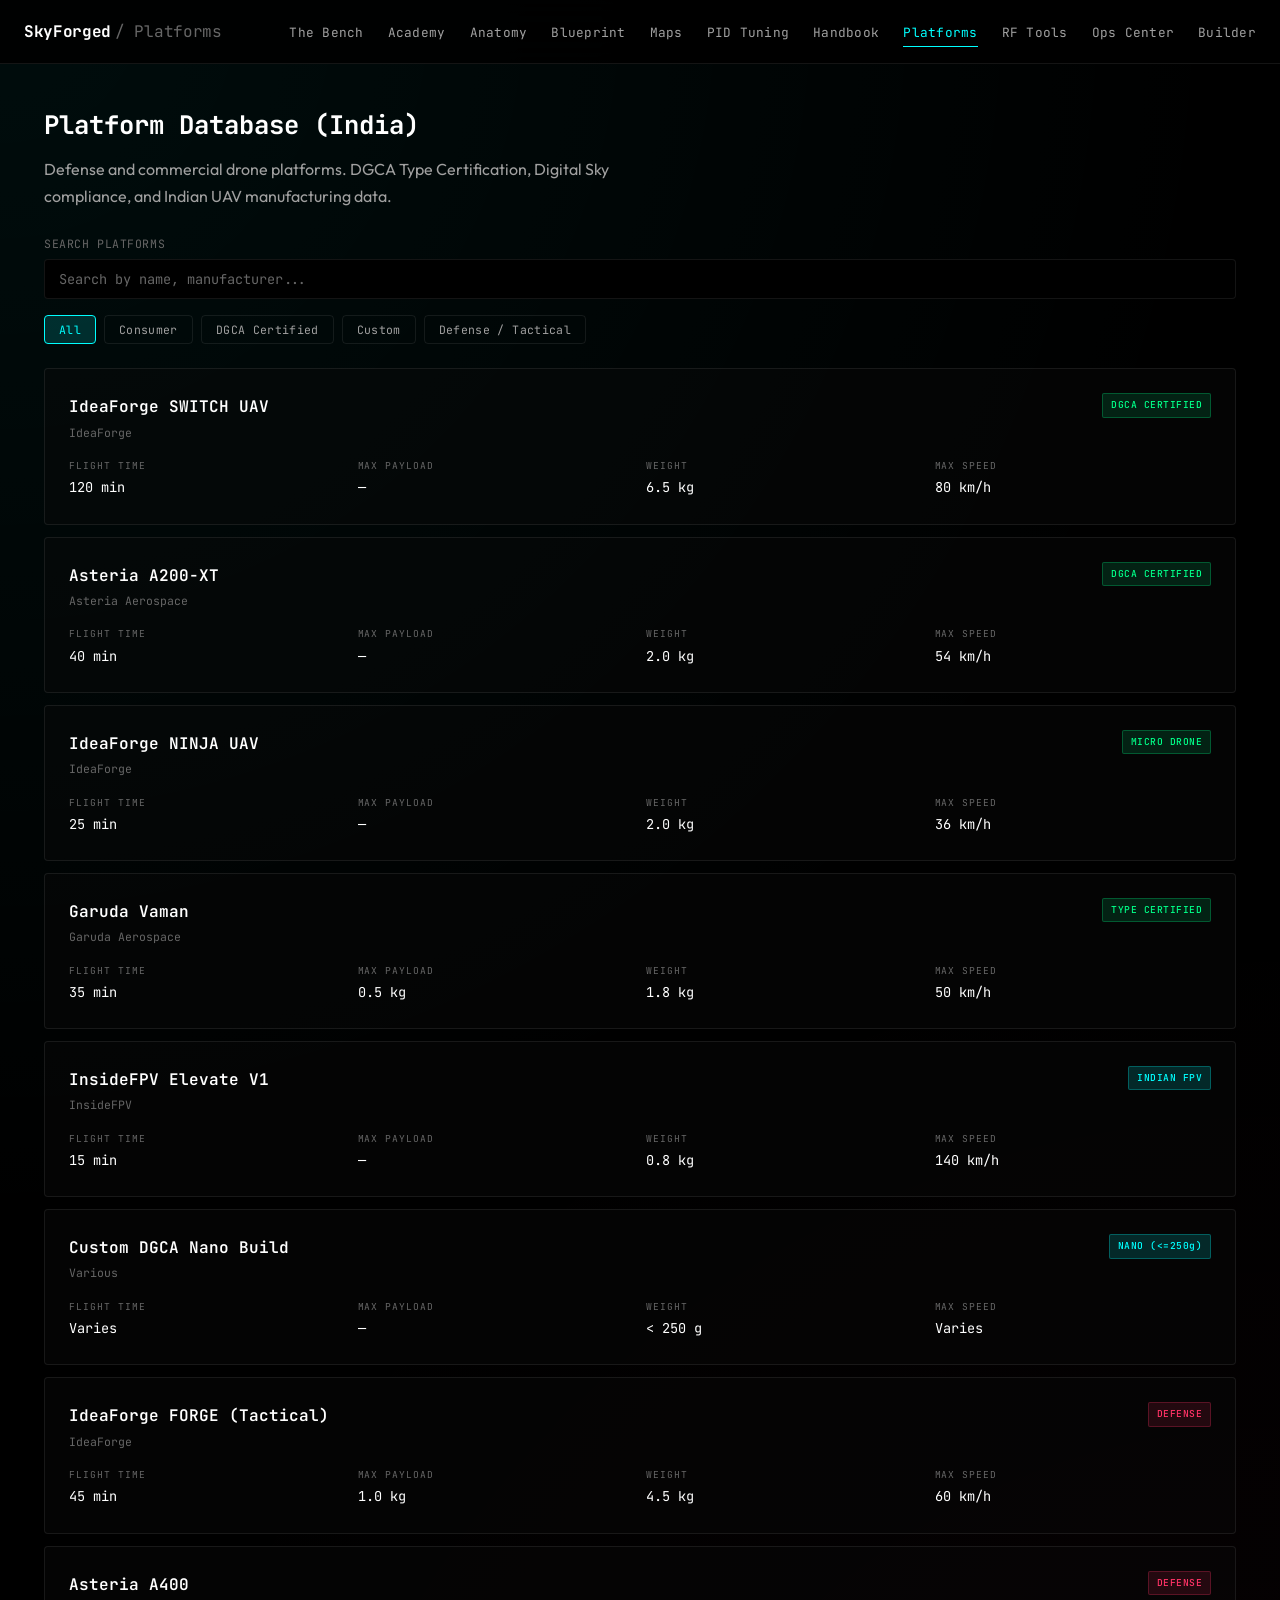
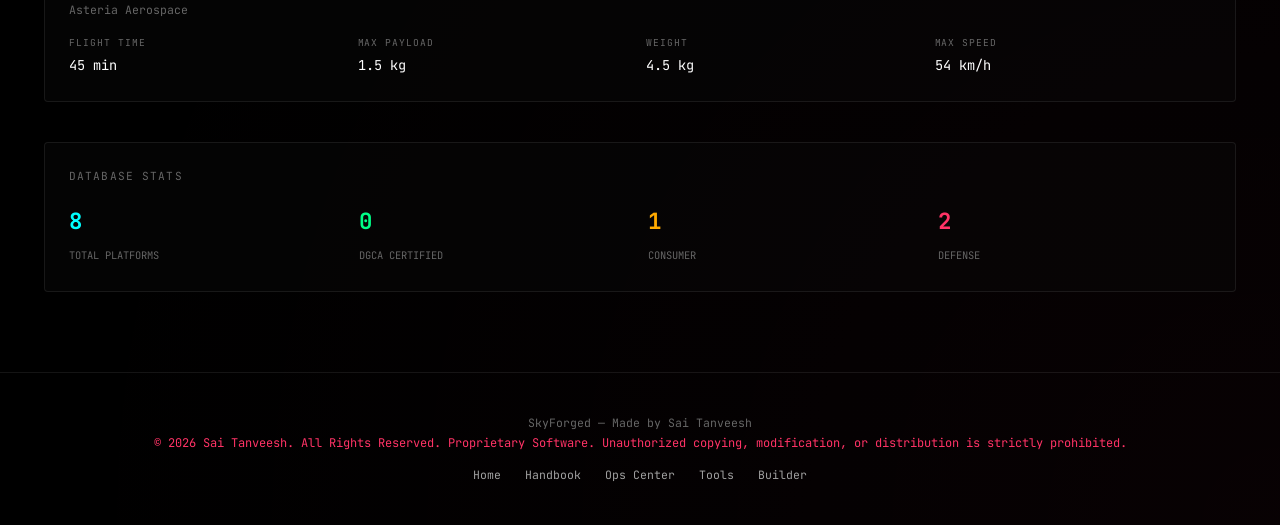
<file: platforms.html>
<!DOCTYPE html>
<html lang="en">
<head>
  <meta charset="UTF-8">
  <meta name="viewport" content="width=device-width, initial-scale=1.0">
  <title>SkyForged / Platforms Database</title>
  <meta name="description" content="Browse 30+ drone platforms with specs, compliance status, and integration details. Focused on DGCA Type Certification and Indian UAV specs.">
  <link rel="stylesheet" href="css/style.css">
  <link rel="icon" href="data:image/svg+xml,<svg xmlns='http://www.w3.org/2000/svg' viewBox='0 0 100 100'><text y='.9em' font-size='90'>🛩️</text></svg>">
</head>
<body>
  <nav class="nav"><div class="nav-inner">
    <a href="index.html" class="nav-brand">SkyForged <span style="color:var(--text-muted);font-weight:400">/ Platforms</span></a>
    <ul class="nav-links" id="navLinks">
      <li><a href="index.html">The Bench</a></li>
      <li><a href="academy.html">Academy</a></li>
      <li><a href="anatomy.html">Anatomy</a></li>
      <li><a href="blueprint.html">Blueprint</a></li>
      <li><a href="maps.html">Maps</a></li>
      <li><a href="pid.html">PID Tuning</a></li>
      <li><a href="handbook.html">Handbook</a></li>
      <li><a href="platforms.html" class="active">Platforms</a></li>
      <li><a href="tools.html">RF Tools</a></li>
      <li><a href="ops.html">Ops Center</a></li>
      <li><a href="builder.html">Builder</a></li>
    </ul>
    <button class="nav-toggle" id="navToggle" aria-label="Toggle navigation">☰</button>
  </div></nav>

  <div class="page-body">
    <div class="container">
      <h1 style="font-family:var(--font-mono);font-size:1.6rem;font-weight:700;margin-bottom:8px;">Platform Database (India)</h1>
      <p style="color:var(--text-dim);margin-bottom:24px;max-width:640px;">Defense and commercial drone platforms. DGCA Type Certification, Digital Sky compliance, and Indian UAV manufacturing data.</p>

      <!-- Search -->
      <div class="form-row" style="margin-bottom:16px;">
        <div class="form-group">
          <label>Search Platforms</label>
          <input type="text" id="platformSearch" placeholder="Search by name, manufacturer..." oninput="filterPlatforms()">
        </div>
      </div>

      <!-- Filters -->
      <div class="platform-filters" id="platformFilters">
        <button class="filter-btn active" data-filter="all" onclick="setFilter('all')">All</button>
        <button class="filter-btn" data-filter="cots" onclick="setFilter('cots')">Consumer</button>
        <button class="filter-btn" data-filter="dgca" onclick="setFilter('dgca')">DGCA Certified</button>
        <button class="filter-btn" data-filter="custom-build" onclick="setFilter('custom-build')">Custom</button>
        <button class="filter-btn" data-filter="tactical" onclick="setFilter('tactical')">Defense / Tactical</button>
      </div>

      <!-- Platform List -->
      <div id="platformList"></div>

      <!-- Stats -->
      <div style="margin-top:40px;padding:24px;border:1px solid var(--border);border-radius:var(--radius);background:var(--bg-card);">
        <div style="font-family:var(--font-mono);font-size:0.7rem;color:var(--text-muted);text-transform:uppercase;letter-spacing:0.1em;margin-bottom:16px;">Database Stats</div>
        <div style="display:grid;grid-template-columns:repeat(auto-fit,minmax(120px,1fr));gap:16px;">
          <div><span style="font-family:var(--font-mono);font-size:1.4rem;font-weight:700;color:var(--accent);display:block;" id="statTotal">0</span><span style="font-family:var(--font-mono);font-size:0.65rem;color:var(--text-muted);text-transform:uppercase;">Total Platforms</span></div>
          <div><span style="font-family:var(--font-mono);font-size:1.4rem;font-weight:700;color:var(--accent-green);display:block;" id="statBlue">0</span><span style="font-family:var(--font-mono);font-size:0.65rem;color:var(--text-muted);text-transform:uppercase;">DGCA Certified</span></div>
          <div><span style="font-family:var(--font-mono);font-size:1.4rem;font-weight:700;color:var(--accent-amber);display:block;" id="statCots">0</span><span style="font-family:var(--font-mono);font-size:0.65rem;color:var(--text-muted);text-transform:uppercase;">Consumer</span></div>
          <div><span style="font-family:var(--font-mono);font-size:1.4rem;font-weight:700;color:var(--accent-alt);display:block;" id="statTactical">0</span><span style="font-family:var(--font-mono);font-size:0.65rem;color:var(--text-muted);text-transform:uppercase;">Defense</span></div>
        </div>
      </div>
    </div>
  </div>

  <footer class="footer">
    <p class="footer-text">SkyForged — Made by Sai Tanveesh<br><span style="font-size:0.75rem;color:var(--accent-alt);">&copy; 2026 Sai Tanveesh. All Rights Reserved. Proprietary Software. Unauthorized copying, modification, or distribution is strictly prohibited.</span></p>
    <div class="footer-links">
      <a href="index.html">Home</a>
      <a href="handbook.html">Handbook</a>
      <a href="ops.html">Ops Center</a>
      <a href="tools.html">Tools</a>
      <a href="builder.html">Builder</a>
    </div>
  </footer>

  <script src="js/main.js"></script>
  <script src="js/platforms.js"></script>
</body>
</html>
</file>
<file: css/style.css>
/* ============================================
   FORGE — Drone Build Planner & Intelligence
   Design System v1.0
   ============================================ */

@import url('https://fonts.googleapis.com/css2?family=JetBrains+Mono:wght@300;400;500;600;700&family=Outfit:wght@300;400;500;600;700&display=swap');

/* ── Tokens ─────────────────────────────── */
:root {
  --bg:          #000000;
  --bg-surface:  #080808;
  --bg-card:     rgba(10, 10, 10, 0.4); /* Glassmorphism default */
  --bg-elevated: #111111;
  --border:      rgba(255, 255, 255, 0.08);
  --border-hover:rgba(0, 255, 255, 0.4);
  --text:        #ffffff;
  --text-dim:    #a0a0a0;
  --text-muted:  #666666;
  --accent:      #00ffff;
  --accent-glow: rgba(0, 255, 255, 0.15);
  --accent-alt:  #ff3366;
  --accent-green:#00ff88;
  --accent-amber:#ffaa00;
  --font-mono:   'JetBrains Mono', 'Fira Code', 'Cascadia Code', monospace;
  --font-serif:  'Outfit', -apple-system, BlinkMacSystemFont, 'Segoe UI', Roboto, sans-serif;
  --font-sans:   'Outfit', sans-serif;
  --radius:      4px;
  --radius-lg:   12px;
  --max-width:   1240px;
  --nav-height:  64px;
  --transition:  0.3s cubic-bezier(0.16, 1, 0.3, 1);
  --glass:       rgba(255, 255, 255, 0.03);
  --glass-border:rgba(255, 255, 255, 0.1);
  --glass-blur:  blur(12px);
}

/* ── Reset ──────────────────────────────── */
*, *::before, *::after {
  margin: 0;
  padding: 0;
  box-sizing: border-box;
}

html {
  scroll-behavior: smooth;
  font-size: 16px;
  -webkit-font-smoothing: antialiased;
  -moz-osx-font-smoothing: grayscale;
}

body {
  font-family: var(--font-sans);
  background: var(--bg);
  background-image: 
    radial-gradient(circle at 0% 0%, rgba(0, 255, 255, 0.05) 0%, transparent 50%),
    radial-gradient(circle at 100% 100%, rgba(255, 51, 102, 0.03) 0%, transparent 50%);
  color: var(--text);
  line-height: 1.7;
  min-height: 100vh;
  overflow-x: hidden;
}

a {
  color: var(--accent);
  text-decoration: none;
  transition: color var(--transition), opacity var(--transition);
}
a:hover {
  opacity: 0.8;
}

img { max-width: 100%; display: block; }

/* ── Scrollbar ──────────────────────────── */
::-webkit-scrollbar { width: 6px; }
::-webkit-scrollbar-track { background: var(--bg); }
::-webkit-scrollbar-thumb { background: #333; border-radius: 3px; }
::-webkit-scrollbar-thumb:hover { background: var(--accent); }

/* ── Selection ──────────────────────────── */
::selection {
  background: var(--accent);
  color: var(--bg);
}

/* ── Navigation ─────────────────────────── */
.nav {
  position: fixed;
  top: 0;
  left: 0;
  right: 0;
  height: var(--nav-height);
  background: rgba(0, 0, 0, 0.85);
  backdrop-filter: blur(20px);
  -webkit-backdrop-filter: blur(20px);
  border-bottom: 1px solid var(--border);
  z-index: 1000;
  display: flex;
  align-items: center;
  padding: 0 24px;
}

.nav-inner {
  max-width: var(--max-width);
  width: 100%;
  margin: 0 auto;
  display: flex;
  align-items: center;
  justify-content: space-between;
}

.nav-brand {
  font-family: var(--font-mono);
  font-weight: 700;
  font-size: 1rem;
  color: var(--text);
  display: flex;
  align-items: center;
  gap: 4px;
  letter-spacing: -0.02em;
}

.nav-brand .accent {
  color: var(--accent);
}

.nav-links {
  display: flex;
  align-items: center;
  gap: 24px;
  list-style: none;
}

.nav-links a {
  font-family: var(--font-mono);
  font-size: 0.8rem;
  color: var(--text-dim);
  letter-spacing: 0.02em;
  padding: 4px 0;
  position: relative;
  transition: color var(--transition);
}

.nav-links a:hover,
.nav-links a.active {
  color: var(--accent);
  opacity: 1;
}

.nav-links a::after {
  content: '';
  position: absolute;
  bottom: -2px;
  left: 0;
  width: 0;
  height: 1px;
  background: var(--accent);
  transition: width var(--transition);
}

.nav-links a:hover::after,
.nav-links a.active::after {
  width: 100%;
}

.nav-toggle {
  display: none;
  background: none;
  border: none;
  color: var(--text);
  cursor: pointer;
  padding: 8px;
  font-size: 1.2rem;
}

/* ── Reading Progress Bar ───────────────── */
.progress-bar {
  position: fixed;
  top: var(--nav-height);
  left: 0;
  height: 2px;
  background: var(--accent);
  z-index: 999;
  transition: width 0.1s linear;
  box-shadow: 0 0 8px var(--accent);
}

/* ── Layout ─────────────────────────────── */
.container {
  max-width: var(--max-width);
  margin: 0 auto;
  padding: 0 24px;
}

.page-body {
  padding-top: calc(var(--nav-height) + 40px);
  padding-bottom: 80px;
  min-height: 100vh;
}

/* ── Hero ────────────────────────────────── */
.hero {
  text-align: center;
  padding: 120px 24px 80px;
  position: relative;
}

.hero-eyebrow {
  font-family: var(--font-mono);
  font-size: 0.75rem;
  color: var(--text-muted);
  letter-spacing: 0.15em;
  text-transform: uppercase;
  margin-bottom: 20px;
  animation: fadeInDown 0.6s ease-out;
}

.hero-title {
  font-family: var(--font-mono);
  font-size: clamp(2.5rem, 6vw, 4.5rem);
  font-weight: 700;
  color: var(--text);
  line-height: 1.1;
  letter-spacing: -0.03em;
  margin-bottom: 20px;
  animation: fadeInUp 0.8s ease-out;
}

.hero-title .accent {
  color: var(--accent);
  text-shadow: 0 0 40px var(--accent-glow);
}

.hero-subtitle {
  font-family: var(--font-serif);
  font-size: 1.15rem;
  color: var(--text-dim);
  max-width: 640px;
  margin: 0 auto 40px;
  line-height: 1.7;
  animation: fadeInUp 1s ease-out;
}

.hero-stats {
  display: flex;
  justify-content: center;
  gap: 48px;
  margin-top: 48px;
  animation: fadeInUp 1.2s ease-out;
}

.hero-stat {
  text-align: center;
}

.hero-stat-value {
  font-family: var(--font-mono);
  font-size: 1.8rem;
  font-weight: 700;
  color: var(--accent);
  display: block;
}

.hero-stat-label {
  font-family: var(--font-mono);
  font-size: 0.7rem;
  color: var(--text-muted);
  letter-spacing: 0.1em;
  text-transform: uppercase;
  margin-top: 4px;
}

/* ── Buttons ────────────────────────────── */
.btn {
  display: inline-flex;
  align-items: center;
  gap: 8px;
  font-family: var(--font-mono);
  font-size: 0.85rem;
  font-weight: 500;
  padding: 12px 28px;
  border-radius: var(--radius);
  border: 1px solid var(--border);
  background: transparent;
  color: var(--text);
  cursor: pointer;
  transition: all var(--transition);
  letter-spacing: 0.02em;
}

.btn:hover {
  border-color: var(--accent);
  color: var(--accent);
  box-shadow: 0 0 20px var(--accent-glow);
  opacity: 1;
}

.btn-primary {
  background: var(--accent);
  color: var(--bg);
  border-color: var(--accent);
}
.btn-primary:hover {
  background: transparent;
  color: var(--accent);
}

.btn-sm {
  padding: 8px 16px;
  font-size: 0.75rem;
}

/* ── Cards Grid ─────────────────────────── */
.section-title {
  font-family: var(--font-mono);
  font-size: 0.7rem;
  color: var(--text-muted);
  letter-spacing: 0.2em;
  text-transform: uppercase;
  margin-bottom: 32px;
  padding-bottom: 12px;
  border-bottom: 1px solid var(--border);
}

.cards-grid {
  display: grid;
  grid-template-columns: repeat(auto-fill, minmax(340px, 1fr));
  gap: 1px;
  background: var(--border);
  border: 1px solid var(--border);
  border-radius: var(--radius-lg);
  overflow: hidden;
}

.card {
  background: var(--bg-card);
  backdrop-filter: var(--glass-blur);
  -webkit-backdrop-filter: var(--glass-blur);
  padding: 32px;
  border: 1px solid var(--border);
  border-radius: var(--radius-lg);
  transition: all var(--transition);
  position: relative;
  /* cursor: pointer; -- Moved to conditional classes */
  display: flex;
  flex-direction: column;
  overflow: hidden;
}

.card:not(.tool-section) {
  cursor: pointer;
}

.card.tool-section {
  cursor: default;
}

.card::after {
  content: '';
  position: absolute;
  inset: 0;
  background: linear-gradient(135deg, rgba(255, 255, 255, 0.05), transparent);
  opacity: 0;
  transition: opacity var(--transition);
  pointer-events: none;
}

.card:hover {
  background: rgba(255, 255, 255, 0.05);
  transform: translateY(-10px);
  border-color: var(--accent);
  box-shadow: 0 20px 50px rgba(0, 0, 0, 0.7), 0 0 30px var(--accent-glow);
}

.card:hover::after {
  opacity: 1;
}

.card-icon {
  width: 40px;
  height: 40px;
  margin-bottom: 16px;
  color: var(--accent);
  position: relative;
  z-index: 1;
}

.card-icon svg {
  width: 100%;
  height: 100%;
  stroke: currentColor;
  fill: none;
  stroke-width: 1.5;
  stroke-linecap: round;
  stroke-linejoin: round;
}

.card-title {
  font-family: var(--font-mono);
  font-size: 0.95rem;
  font-weight: 600;
  color: var(--text);
  margin-bottom: 8px;
  position: relative;
  z-index: 1;
  display: flex;
  align-items: center;
  gap: 8px;
}

.card-title .tag {
  font-size: 0.6rem;
  padding: 2px 6px;
  border-radius: 2px;
  background: var(--accent-alt);
  color: #fff;
  font-weight: 500;
  letter-spacing: 0.05em;
}

.card-desc {
  font-family: var(--font-serif);
  font-size: 0.9rem;
  color: var(--text-dim);
  line-height: 1.6;
  position: relative;
  z-index: 1;
  flex: 1;
}

.card-footer {
  margin-top: 20px;
  font-family: var(--font-mono);
  font-size: 0.75rem;
  color: var(--accent);
  position: relative;
  z-index: 1;
  display: flex;
  align-items: center;
  gap: 6px;
  opacity: 0;
  transform: translateY(4px);
  transition: all var(--transition);
}

.card:hover .card-footer {
  opacity: 1;
  transform: translateY(0);
}

/* ── Handbook Styles ────────────────────── */
.handbook-layout {
  display: grid;
  grid-template-columns: 260px 1fr;
  gap: 60px;
  align-items: start;
}

.toc {
  position: sticky;
  top: calc(var(--nav-height) + 24px);
  max-height: calc(100vh - var(--nav-height) - 48px);
  overflow-y: auto;
  padding-right: 16px;
}

.toc-part {
  margin-bottom: 20px;
}

.toc-part-title {
  font-family: var(--font-mono);
  font-size: 0.65rem;
  color: var(--text-muted);
  letter-spacing: 0.15em;
  text-transform: uppercase;
  margin-bottom: 8px;
  padding-bottom: 4px;
  border-bottom: 1px solid var(--border);
}

.toc-link {
  display: flex;
  align-items: baseline;
  gap: 8px;
  padding: 4px 0;
  font-family: var(--font-mono);
  font-size: 0.78rem;
  color: var(--text-dim);
  transition: color var(--transition);
}

.toc-link:hover,
.toc-link.active {
  color: var(--accent);
  opacity: 1;
}

.toc-link .num {
  color: var(--text-muted);
  font-size: 0.7rem;
  min-width: 16px;
}

/* ── Chapter Content ────────────────────── */
.chapter {
  margin-bottom: 80px;
  padding-bottom: 80px;
  border-bottom: 1px solid var(--border);
}

.chapter:last-child {
  border-bottom: none;
}

.chapter-number {
  font-family: var(--font-mono);
  font-size: 0.7rem;
  color: var(--text-muted);
  letter-spacing: 0.1em;
  margin-bottom: 8px;
}

.chapter-title {
  font-family: var(--font-mono);
  font-size: 1.6rem;
  font-weight: 700;
  color: var(--text);
  margin-bottom: 24px;
  line-height: 1.3;
}

.chapter-intro {
  font-size: 1.05rem;
  color: var(--text-dim);
  margin-bottom: 32px;
  line-height: 1.8;
  border-left: 2px solid var(--accent);
  padding-left: 20px;
}

.chapter h3 {
  font-family: var(--font-mono);
  font-size: 1.1rem;
  font-weight: 600;
  color: var(--text);
  margin: 40px 0 16px;
}

.chapter h4 {
  font-family: var(--font-mono);
  font-size: 0.95rem;
  font-weight: 500;
  color: var(--text);
  margin: 28px 0 12px;
}

.chapter p {
  margin-bottom: 16px;
  color: var(--text-dim);
  line-height: 1.8;
}

.chapter ul, .chapter ol {
  margin: 12px 0 20px 24px;
  color: var(--text-dim);
}

.chapter li {
  margin-bottom: 6px;
  line-height: 1.7;
}

.chapter strong {
  color: var(--text);
  font-weight: 600;
}

/* ── Code Blocks ────────────────────────── */
code {
  font-family: var(--font-mono);
  font-size: 0.85em;
  background: var(--bg-elevated);
  padding: 2px 6px;
  border-radius: 3px;
  color: var(--accent);
}

pre {
  background: var(--bg-surface);
  border: 1px solid var(--border);
  border-radius: var(--radius);
  padding: 20px;
  overflow-x: auto;
  margin: 16px 0 24px;
  position: relative;
}

pre code {
  background: none;
  padding: 0;
  font-size: 0.82rem;
  line-height: 1.6;
  color: var(--text-dim);
}

.code-label {
  position: absolute;
  top: 8px;
  right: 12px;
  font-family: var(--font-mono);
  font-size: 0.6rem;
  color: var(--text-muted);
  letter-spacing: 0.1em;
  text-transform: uppercase;
}

/* ── Tables ─────────────────────────────── */
.table-wrap {
  overflow-x: auto;
  margin: 16px 0 24px;
  border: 1px solid var(--border);
  border-radius: var(--radius);
}

table {
  width: 100%;
  border-collapse: collapse;
  font-family: var(--font-mono);
  font-size: 0.8rem;
}

thead {
  background: var(--bg-surface);
}

th {
  text-align: left;
  padding: 12px 16px;
  color: var(--text-muted);
  font-weight: 500;
  letter-spacing: 0.05em;
  text-transform: uppercase;
  font-size: 0.7rem;
  border-bottom: 1px solid var(--border);
  white-space: nowrap;
}

td {
  padding: 10px 16px;
  border-bottom: 1px solid var(--border);
  color: var(--text-dim);
}

tr:last-child td {
  border-bottom: none;
}

tr:hover td {
  background: var(--bg-elevated);
}

td.highlight {
  color: var(--accent);
  font-weight: 500;
}

/* ── Tools / Calculator Styles ──────────── */
.tools-grid {
  display: flex;
  flex-direction: column;
  gap: 48px;
}

.tool-section {
  background: var(--bg-card);
  border: 1px solid var(--border);
  border-radius: var(--radius-lg);
  padding: 40px;
  transition: border-color var(--transition);
  position: relative;
  z-index: 5; /* Lower than navbar but high enough for content */
}

.tool-section:hover {
  border-color: var(--accent);
}

.tool-header {
  display: flex;
  align-items: flex-start;
  gap: 16px;
  margin-bottom: 24px;
}

.tool-icon {
  width: 36px;
  height: 36px;
  color: var(--accent);
  flex-shrink: 0;
  margin-top: 2px;
}

.tool-icon svg {
  width: 100%;
  height: 100%;
  stroke: currentColor;
  fill: none;
  stroke-width: 1.5;
}

.tool-title {
  font-family: var(--font-mono);
  font-size: 1.1rem;
  font-weight: 600;
  color: var(--text);
  margin-bottom: 6px;
}

.tool-desc {
  font-family: var(--font-serif);
  font-size: 0.9rem;
  color: var(--text-dim);
  line-height: 1.5;
}

/* ── Form Controls ──────────────────────── */
.form-row {
  display: grid;
  grid-template-columns: repeat(auto-fit, minmax(200px, 1fr));
  gap: 16px;
  margin-bottom: 20px;
}

.form-group {
  display: flex;
  flex-direction: column;
  gap: 6px;
}

.form-group label {
  font-family: var(--font-mono);
  font-size: 0.72rem;
  color: var(--text-muted);
  letter-spacing: 0.05em;
  text-transform: uppercase;
}

.form-group input,
.form-group select {
  font-family: var(--font-mono);
  font-size: 0.85rem;
  padding: 10px 14px;
  background: var(--bg);
  border: 1px solid var(--border);
  border-radius: var(--radius);
  color: var(--text);
  outline: none;
  transition: border-color var(--transition);
}

.form-group input:focus,
.form-group select:focus {
  border-color: var(--accent);
  box-shadow: 0 0 0 2px var(--accent-glow);
}

.form-group input::placeholder {
  color: var(--text-muted);
}

.form-group select {
  cursor: pointer;
  appearance: none;
  background-image: url("data:image/svg+xml,%3Csvg xmlns='http://www.w3.org/2000/svg' width='12' height='12' fill='%23888'%3E%3Cpath d='M6 8L1 3h10z'/%3E%3C/svg%3E");
  background-repeat: no-repeat;
  background-position: right 12px center;
  padding-right: 32px;
}

.form-group select option {
  background: var(--bg-surface);
  color: var(--text);
}

/* ── Result Display ─────────────────────── */
.result-box {
  background: var(--bg);
  border: 1px solid var(--border);
  border-radius: var(--radius);
  padding: 20px;
  margin-top: 16px;
  display: none;
}

.result-box.visible {
  display: block;
  animation: fadeIn 0.3s ease-out;
}

.result-row {
  display: flex;
  justify-content: space-between;
  align-items: center;
  padding: 8px 0;
  border-bottom: 1px solid var(--border);
}

.result-row:last-child {
  border-bottom: none;
}

.result-label {
  font-family: var(--font-mono);
  font-size: 0.78rem;
  color: var(--text-dim);
}

.result-value {
  font-family: var(--font-mono);
  font-size: 0.9rem;
  font-weight: 600;
  color: var(--accent);
}

.result-value.warn {
  color: var(--accent-amber);
}

.result-value.danger {
  color: var(--accent-alt);
}

.result-value.good {
  color: var(--accent-green);
}

/* ── Pilot Tags (Channel Planner) ───────── */
.pilot-tags {
  display: flex;
  flex-wrap: wrap;
  gap: 8px;
  margin: 12px 0;
}

.pilot-tag {
  font-family: var(--font-mono);
  font-size: 0.75rem;
  padding: 6px 14px;
  border: 1px solid var(--border);
  border-radius: var(--radius);
  background: var(--bg-surface);
  color: var(--text-dim);
  cursor: pointer;
  transition: all var(--transition);
  display: flex;
  align-items: center;
  gap: 6px;
}

.pilot-tag.active {
  border-color: var(--accent);
  color: var(--accent);
  background: var(--accent-glow);
}

.pilot-tag .remove {
  opacity: 0;
  font-size: 0.9rem;
  transition: opacity var(--transition);
}

.pilot-tag.active .remove {
  opacity: 0.7;
}

.pilot-tag.active .remove:hover {
  opacity: 1;
}

/* ── Channel Visual ─────────────────────── */
.channel-visual {
  height: 60px;
  background: var(--bg);
  border: 1px solid var(--border);
  border-radius: var(--radius);
  position: relative;
  margin: 16px 0;
  overflow: hidden;
}

.channel-marker {
  position: absolute;
  top: 0;
  bottom: 0;
  width: 3px;
  border-radius: 2px;
  transition: all var(--transition);
}

.conflict-line {
  position: absolute;
  top: 50%;
  height: 2px;
  background: var(--accent-alt);
  opacity: 0.5;
  transform: translateY(-50%);
}

/* ── Platform Cards ─────────────────────── */
.platform-filters {
  display: flex;
  gap: 8px;
  flex-wrap: wrap;
  margin-bottom: 24px;
}

.filter-btn {
  font-family: var(--font-mono);
  font-size: 0.72rem;
  padding: 6px 14px;
  border: 1px solid var(--border);
  border-radius: var(--radius);
  background: transparent;
  color: var(--text-dim);
  cursor: pointer;
  transition: all var(--transition);
  letter-spacing: 0.03em;
}

.filter-btn:hover,
.filter-btn.active {
  border-color: var(--accent);
  color: var(--accent);
  background: var(--accent-glow);
}

.platform-card {
  background: var(--bg-card);
  border: 1px solid var(--border);
  border-radius: var(--radius);
  padding: 24px;
  margin-bottom: 12px;
  transition: all var(--transition);
  cursor: pointer;
}

.platform-card:hover {
  border-color: #333;
  background: var(--bg-elevated);
}

.platform-card-header {
  display: flex;
  justify-content: space-between;
  align-items: flex-start;
  margin-bottom: 12px;
}

.platform-name {
  font-family: var(--font-mono);
  font-size: 1rem;
  font-weight: 600;
  color: var(--text);
}

.platform-badge {
  font-family: var(--font-mono);
  font-size: 0.6rem;
  padding: 3px 8px;
  border-radius: 2px;
  letter-spacing: 0.05em;
  font-weight: 500;
}

.badge-green {
  background: rgba(0, 255, 136, 0.12);
  color: var(--accent-green);
  border: 1px solid rgba(0, 255, 136, 0.25);
}

.badge-amber {
  background: rgba(255, 170, 0, 0.12);
  color: var(--accent-amber);
  border: 1px solid rgba(255, 170, 0, 0.25);
}

.badge-red {
  background: rgba(255, 51, 102, 0.12);
  color: var(--accent-alt);
  border: 1px solid rgba(255, 51, 102, 0.25);
}

.badge-cyan {
  background: var(--accent-glow);
  color: var(--accent);
  border: 1px solid rgba(0, 255, 255, 0.25);
}

.platform-specs {
  display: grid;
  grid-template-columns: repeat(auto-fit, minmax(120px, 1fr));
  gap: 12px;
  margin-top: 16px;
}

.spec-item {
  display: flex;
  flex-direction: column;
  gap: 2px;
}

.spec-label {
  font-family: var(--font-mono);
  font-size: 0.6rem;
  color: var(--text-muted);
  text-transform: uppercase;
  letter-spacing: 0.1em;
}

.spec-value {
  font-family: var(--font-mono);
  font-size: 0.85rem;
  color: var(--text);
}

.platform-detail {
  display: none;
  margin-top: 20px;
  padding-top: 20px;
  border-top: 1px solid var(--border);
}

.platform-card.expanded .platform-detail {
  display: block;
  animation: fadeIn 0.3s ease-out;
}

/* ── Builder ────────────────────────────── */
.builder-layout {
  display: grid;
  grid-template-columns: 1fr 320px;
  gap: 32px;
  align-items: start;
}

.build-slots {
  display: flex;
  flex-direction: column;
  gap: 12px;
}

.build-slot {
  background: var(--bg-card);
  border: 1px solid var(--border);
  border-radius: var(--radius);
  padding: 20px;
  cursor: pointer;
  transition: all var(--transition);
}

.build-slot:hover {
  border-color: #333;
}

.build-slot.filled {
  border-color: var(--accent);
  border-color: rgba(0, 255, 255, 0.3);
}

.slot-header {
  display: flex;
  justify-content: space-between;
  align-items: center;
  margin-bottom: 6px;
}

.slot-label {
  font-family: var(--font-mono);
  font-size: 0.7rem;
  color: var(--text-muted);
  text-transform: uppercase;
  letter-spacing: 0.1em;
}

.slot-component {
  font-family: var(--font-mono);
  font-size: 0.9rem;
  font-weight: 500;
  color: var(--text);
}

.slot-meta {
  font-family: var(--font-mono);
  font-size: 0.72rem;
  color: var(--text-dim);
  margin-top: 4px;
}

.build-summary {
  background: var(--bg-card);
  border: 1px solid var(--border);
  border-radius: var(--radius);
  padding: 24px;
  position: sticky;
  top: calc(var(--nav-height) + 24px);
}

.summary-title {
  font-family: var(--font-mono);
  font-size: 0.85rem;
  font-weight: 600;
  color: var(--text);
  margin-bottom: 20px;
  padding-bottom: 12px;
  border-bottom: 1px solid var(--border);
}

.summary-row {
  display: flex;
  justify-content: space-between;
  padding: 6px 0;
  font-family: var(--font-mono);
  font-size: 0.78rem;
}

.summary-row .label {
  color: var(--text-dim);
}

.summary-row .value {
  color: var(--text);
  font-weight: 500;
}

.summary-total {
  margin-top: 16px;
  padding-top: 16px;
  border-top: 1px solid var(--border);
}

.summary-total .value {
  color: var(--accent);
  font-size: 1.1rem;
}

/* ── Search Modal ───────────────────────── */
.search-overlay {
  position: fixed;
  inset: 0;
  background: rgba(0, 0, 0, 0.9);
  backdrop-filter: blur(12px);
  z-index: 10000; /* Extremely high but starts hidden */
  display: none; 
  align-items: flex-start;
  justify-content: center;
  padding-top: 100px;
  pointer-events: none; /* Block-through */
}

.search-overlay.active {
  display: flex;
  pointer-events: auto; /* Active search blocks page */
  animation: fadeIn 0.2s ease-out;
}

.search-box {
  width: 100%;
  max-width: 600px;
  background: var(--bg-surface);
  border: 1px solid var(--border);
  border-radius: var(--radius-lg);
  overflow: hidden;
}

.search-input-wrap {
  display: flex;
  align-items: center;
  padding: 16px 20px;
  gap: 12px;
  border-bottom: 1px solid var(--border);
}

.search-input-wrap svg {
  width: 20px;
  height: 20px;
  color: var(--text-muted);
  flex-shrink: 0;
}

.search-input {
  flex: 1;
  background: none;
  border: none;
  outline: none;
  font-family: var(--font-mono);
  font-size: 0.95rem;
  color: var(--text);
}

.search-input::placeholder {
  color: var(--text-muted);
}

.search-kbd {
  font-family: var(--font-mono);
  font-size: 0.65rem;
  padding: 3px 6px;
  border: 1px solid var(--border);
  border-radius: 3px;
  color: var(--text-muted);
}

.search-results {
  max-height: 400px;
  overflow-y: auto;
  padding: 8px;
}

.search-result-item {
  display: block;
  padding: 12px 16px;
  border-radius: var(--radius);
  transition: background var(--transition);
  cursor: pointer;
}

.search-result-item:hover {
  background: var(--bg-elevated);
}

.search-result-title {
  font-family: var(--font-mono);
  font-size: 0.85rem;
  color: var(--text);
  margin-bottom: 2px;
}

.search-result-preview {
  font-size: 0.8rem;
  color: var(--text-dim);
}

/* ── Compatibility Checks ───────────────── */
.check-list {
  display: flex;
  flex-direction: column;
  gap: 6px;
  margin-top: 16px;
}

.check-item {
  display: flex;
  align-items: center;
  gap: 8px;
  font-family: var(--font-mono);
  font-size: 0.75rem;
  padding: 6px 10px;
  border-radius: var(--radius);
  background: var(--bg);
  border: 1px solid var(--border);
}

.check-item.pass {
  border-color: rgba(0, 255, 136, 0.2);
}

.check-item.fail {
  border-color: rgba(255, 51, 102, 0.2);
}

.check-icon {
  font-size: 0.85rem;
}

.check-item.pass .check-icon { color: var(--accent-green); }
.check-item.fail .check-icon { color: var(--accent-alt); }

.check-text {
  color: var(--text-dim);
}

/* ── Info Callouts ──────────────────────── */
.callout {
  border-left: 3px solid var(--accent);
  background: var(--bg-surface);
  padding: 16px 20px;
  margin: 20px 0;
  border-radius: 0 var(--radius) var(--radius) 0;
}

.callout.warn {
  border-left-color: var(--accent-amber);
}

.callout.danger {
  border-left-color: var(--accent-alt);
}

.callout-title {
  font-family: var(--font-mono);
  font-size: 0.75rem;
  font-weight: 600;
  letter-spacing: 0.05em;
  text-transform: uppercase;
  margin-bottom: 6px;
  color: var(--accent);
}

.callout.warn .callout-title { color: var(--accent-amber); }
.callout.danger .callout-title { color: var(--accent-alt); }

.callout p {
  font-size: 0.88rem;
  color: var(--text-dim);
  margin: 0;
}

/* ── Footer ─────────────────────────────── */
.footer {
  border-top: 1px solid var(--border);
  padding: 40px 24px;
  text-align: center;
}

.footer-text {
  font-family: var(--font-mono);
  font-size: 0.72rem;
  color: var(--text-muted);
}

.footer-links {
  display: flex;
  justify-content: center;
  gap: 24px;
  margin-top: 12px;
}

.footer-links a {
  font-family: var(--font-mono);
  font-size: 0.72rem;
  color: var(--text-dim);
}

.footer-links a:hover {
  color: var(--accent);
}

/* ── Animations ─────────────────────────── */
@keyframes fadeIn {
  from { opacity: 0; }
  to { opacity: 1; }
}

@keyframes pulse-subtle {
  0% { transform: scale(1); opacity: 1; }
  50% { transform: scale(1.05); opacity: 0.8; color: var(--accent); }
  100% { transform: scale(1); opacity: 1; }
}

.form-group input,
.form-group select {
  font-family: var(--font-mono);
  font-size: 0.85rem;
  padding: 10px 14px;
  background: var(--bg);
  border: 1px solid var(--border);
  border-radius: var(--radius);
  color: var(--text);
  outline: none;
  transition: all var(--transition);
  position: relative;
  z-index: 20;
  pointer-events: auto !important;
}

.form-group input:focus,
.form-group select:focus {
  border-color: var(--accent);
  box-shadow: 0 0 15px var(--accent-glow);
  background: rgba(255, 255, 255, 0.05);
  cursor: text !important;
}

.tool-section input, .tool-section select {
  pointer-events: auto !important;
  cursor: text !important;
}

@keyframes fadeInDown {
  from { opacity: 0; transform: translateY(-10px); }
  to { opacity: 1; transform: translateY(0); }
}

@keyframes pulseGlow {
  0%, 100% { box-shadow: 0 0 0 0 var(--accent-glow); }
  50% { box-shadow: 0 0 30px 6px var(--accent-glow); }
}

@keyframes float {
  0%, 100% { transform: translateY(0); }
  50% { transform: translateY(-10px); }
}

@keyframes shimmer {
  0% { transform: translateX(-100%); }
  100% { transform: translateX(100%); }
}

.glass {
  background: var(--glass);
  backdrop-filter: var(--glass-blur);
  -webkit-backdrop-filter: var(--glass-blur);
  border: 1px solid var(--glass-border);
}

.text-gradient {
  background: linear-gradient(to right, var(--text), var(--accent));
  -webkit-background-clip: text;
  background-clip: text;
  -webkit-text-fill-color: transparent;
}

@keyframes slideInLeft {
  from { opacity: 0; transform: translateX(-20px); }
  to { opacity: 1; transform: translateX(0); }
}

.animate-in {
  opacity: 0;
  transform: translateY(20px);
  transition: opacity 0.6s ease-out, transform 0.6s ease-out;
}

.animate-in.visible {
  opacity: 1;
  transform: translateY(0);
}

/* ── Responsive ─────────────────────────── */
@media (max-width: 900px) {
  .handbook-layout {
    grid-template-columns: 1fr;
  }
  .toc {
    position: static;
    max-height: none;
    display: none;
  }
  .toc.mobile-open {
    display: block;
    padding: 16px;
    background: var(--bg-surface);
    border: 1px solid var(--border);
    border-radius: var(--radius);
    margin-bottom: 24px;
  }
  .builder-layout {
    grid-template-columns: 1fr;
  }
  .build-summary {
    position: static;
  }
}

@media (max-width: 768px) {
  .nav-links {
    display: none;
    flex-direction: column;
    position: absolute;
    top: var(--nav-height);
    left: 0;
    right: 0;
    background: rgba(0, 0, 0, 0.95);
    backdrop-filter: blur(20px);
    padding: 16px 24px;
    border-bottom: 1px solid var(--border);
  }
  .nav-links.open {
    display: flex;
  }
  .nav-toggle {
    display: block;
  }
  .hero-title {
    font-size: 2rem;
  }
  .hero-stats {
    flex-wrap: wrap;
    gap: 24px;
  }
  .cards-grid {
    grid-template-columns: 1fr;
  }
  .form-row {
    grid-template-columns: 1fr;
  }
  .tool-section {
    padding: 24px;
  }
  .platform-specs {
    grid-template-columns: repeat(2, 1fr);
  }
}

@media (max-width: 480px) {
  .hero {
    padding: 80px 16px 48px;
  }
  .container {
    padding: 0 16px;
  }
  .card {
    padding: 20px;
  }
}

/* -- Builder Scale-up --------------------- */
.slot-group {
  margin-bottom: 40px;
}
.slot-group-title {
  font-family: var(--font-mono);
  font-size: 0.85rem;
  color: var(--accent);
  text-transform: uppercase;
  letter-spacing: 0.15em;
  margin-bottom: 16px;
  padding-bottom: 8px;
  border-bottom: 1px solid rgba(0,255,255,0.1);
}
.slot-group-grid {
  display: grid;
  grid-template-columns: repeat(auto-fill, minmax(200px, 1fr));
  gap: 12px;
}
.build-slot {
  background: var(--card-bg);
  border: 1px solid var(--border);
  border-radius: var(--radius);
  padding: 12px;
  cursor: pointer;
  transition: all 0.3s cubic-bezier(0.4, 0, 0.2, 1);
  position: relative;
  overflow: hidden;
}
.build-slot:hover {
  border-color: var(--accent);
  background: rgba(0,255,255,0.03);
  transform: translateY(-2px);
  box-shadow: 0 4px 20px rgba(0,0,0,0.2);
}
.build-slot.filled {
  border-color: var(--accent-alt);
  background: rgba(255,51,102,0.02);
}
.slot-header {
  display: flex;
  justify-content: space-between;
  align-items: center;
  margin-bottom: 8px;
}
.slot-label {
  font-size: 0.65rem;
  color: var(--text-muted);
  text-transform: uppercase;
  letter-spacing: 0.05em;
}
.remove-btn {
  font-size: 0.8rem;
  color: var(--text-muted);
  padding: 2px 6px;
  border-radius: 4px;
  transition: all 0.2s;
}
.remove-btn:hover {
  color: var(--accent-alt);
  background: rgba(255,51,102,0.1);
}
.slot-component {
  font-size: 0.85rem;
  font-weight: 600;
  color: var(--text);
  white-space: nowrap;
  overflow: hidden;
  text-overflow: ellipsis;
}
.slot-component.placeholder {
  color: var(--text-dim);
  font-style: italic;
  font-weight: 400;
}
.slot-meta {
  font-size: 0.7rem;
  color: var(--text-muted);
  margin-top: 4px;
}

/* ── Mission Funnel ─────────────────────── */
.funnel-grid {
  display: grid;
  grid-template-columns: repeat(auto-fit, minmax(240px, 1fr));
  gap: 20px;
  margin: 40px 0;
  animation: fadeInUp 1.2s ease-out;
}

.funnel-card {
  background: rgba(255, 255, 255, 0.02);
  border: 1px solid var(--border);
  border-radius: var(--radius);
  padding: 24px;
  transition: all var(--transition);
  text-align: left;
  display: flex;
  flex-direction: column;
  position: relative;
  overflow: hidden;
  text-decoration: none !important;
}

.funnel-card:hover {
  border-color: var(--accent);
  background: rgba(0, 255, 255, 0.05);
  transform: translateY(-5px);
  box-shadow: 0 10px 30px rgba(0,0,0,0.5);
}

.funnel-label {
  font-family: var(--font-mono);
  font-size: 0.6rem;
  color: var(--accent);
  text-transform: uppercase;
  letter-spacing: 0.2em;
  margin-bottom: 8px;
  display: block;
}

.funnel-title {
  font-family: var(--font-mono);
  font-size: 1.1rem;
  font-weight: 700;
  color: var(--text);
  margin-bottom: 12px;
}

.funnel-desc {
  font-size: 0.85rem;
  color: var(--text-dim);
  line-height: 1.5;
  margin-bottom: 20px;
  flex: 1;
}

.funnel-link {
  font-family: var(--font-mono);
  font-size: 0.75rem;
  color: var(--accent);
  text-transform: uppercase;
  letter-spacing: 0.1em;
  display: flex;
  align-items: center;
  gap: 8px;
}

/* ── HUD & Status ───────────────────────── */
.status-indicator {
  display: inline-flex;
  align-items: center;
  gap: 8px;
  font-family: var(--font-mono);
  font-size: 0.65rem;
  color: var(--accent-green);
  text-transform: uppercase;
  letter-spacing: 0.1em;
  margin-bottom: 12px;
}

.status-dot {
  width: 6px;
  height: 6px;
  background: var(--accent-green);
  border-radius: 50%;
  box-shadow: 0 0 8px var(--accent-green);
  animation: statusPulse 2s infinite;
}

@keyframes statusPulse {
  0% { transform: scale(1); opacity: 1; }
  50% { transform: scale(1.5); opacity: 0.4; }
  100% { transform: scale(1); opacity: 1; }
}

@keyframes fadeInUp {
  from { opacity: 0; transform: translateY(20px); }
  to { opacity: 1; transform: translateY(0); }
}

@keyframes fadeIn {
  from { opacity: 0; }
  to { opacity: 1; }
}
</file>
